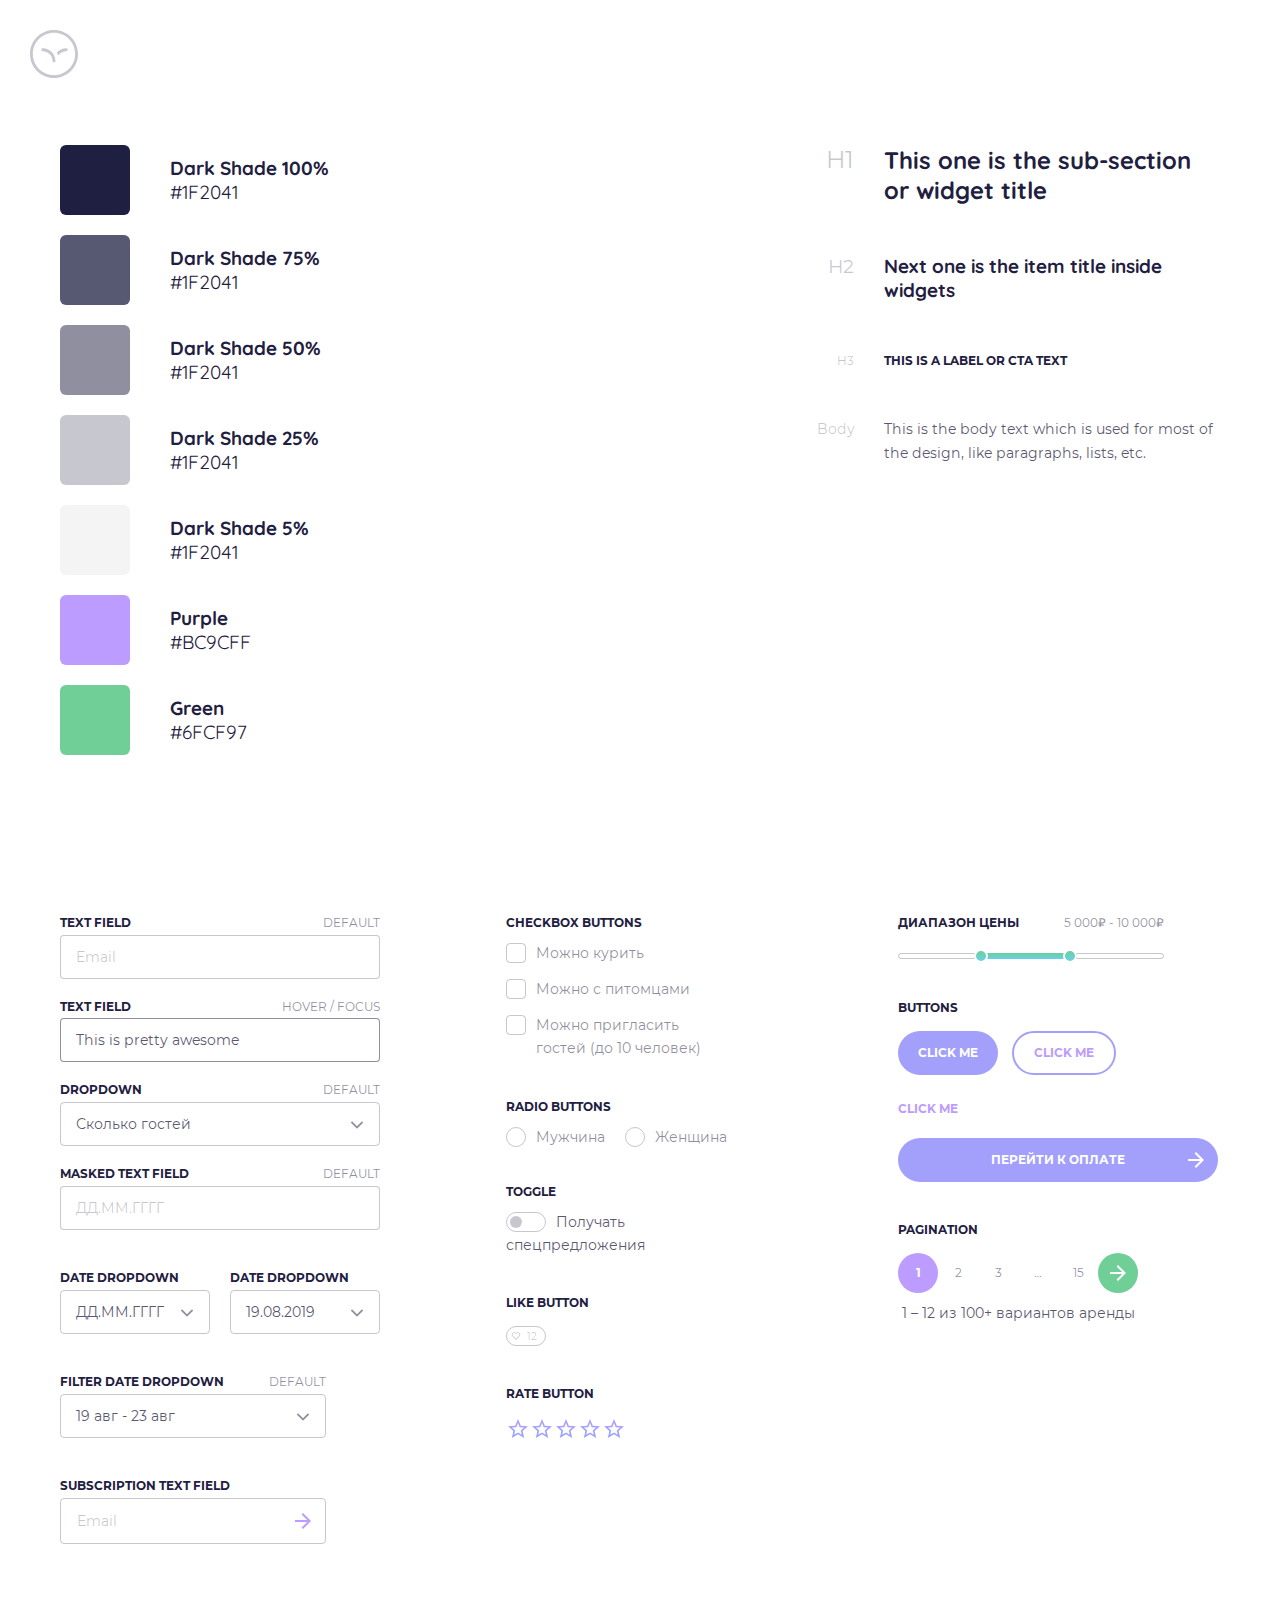
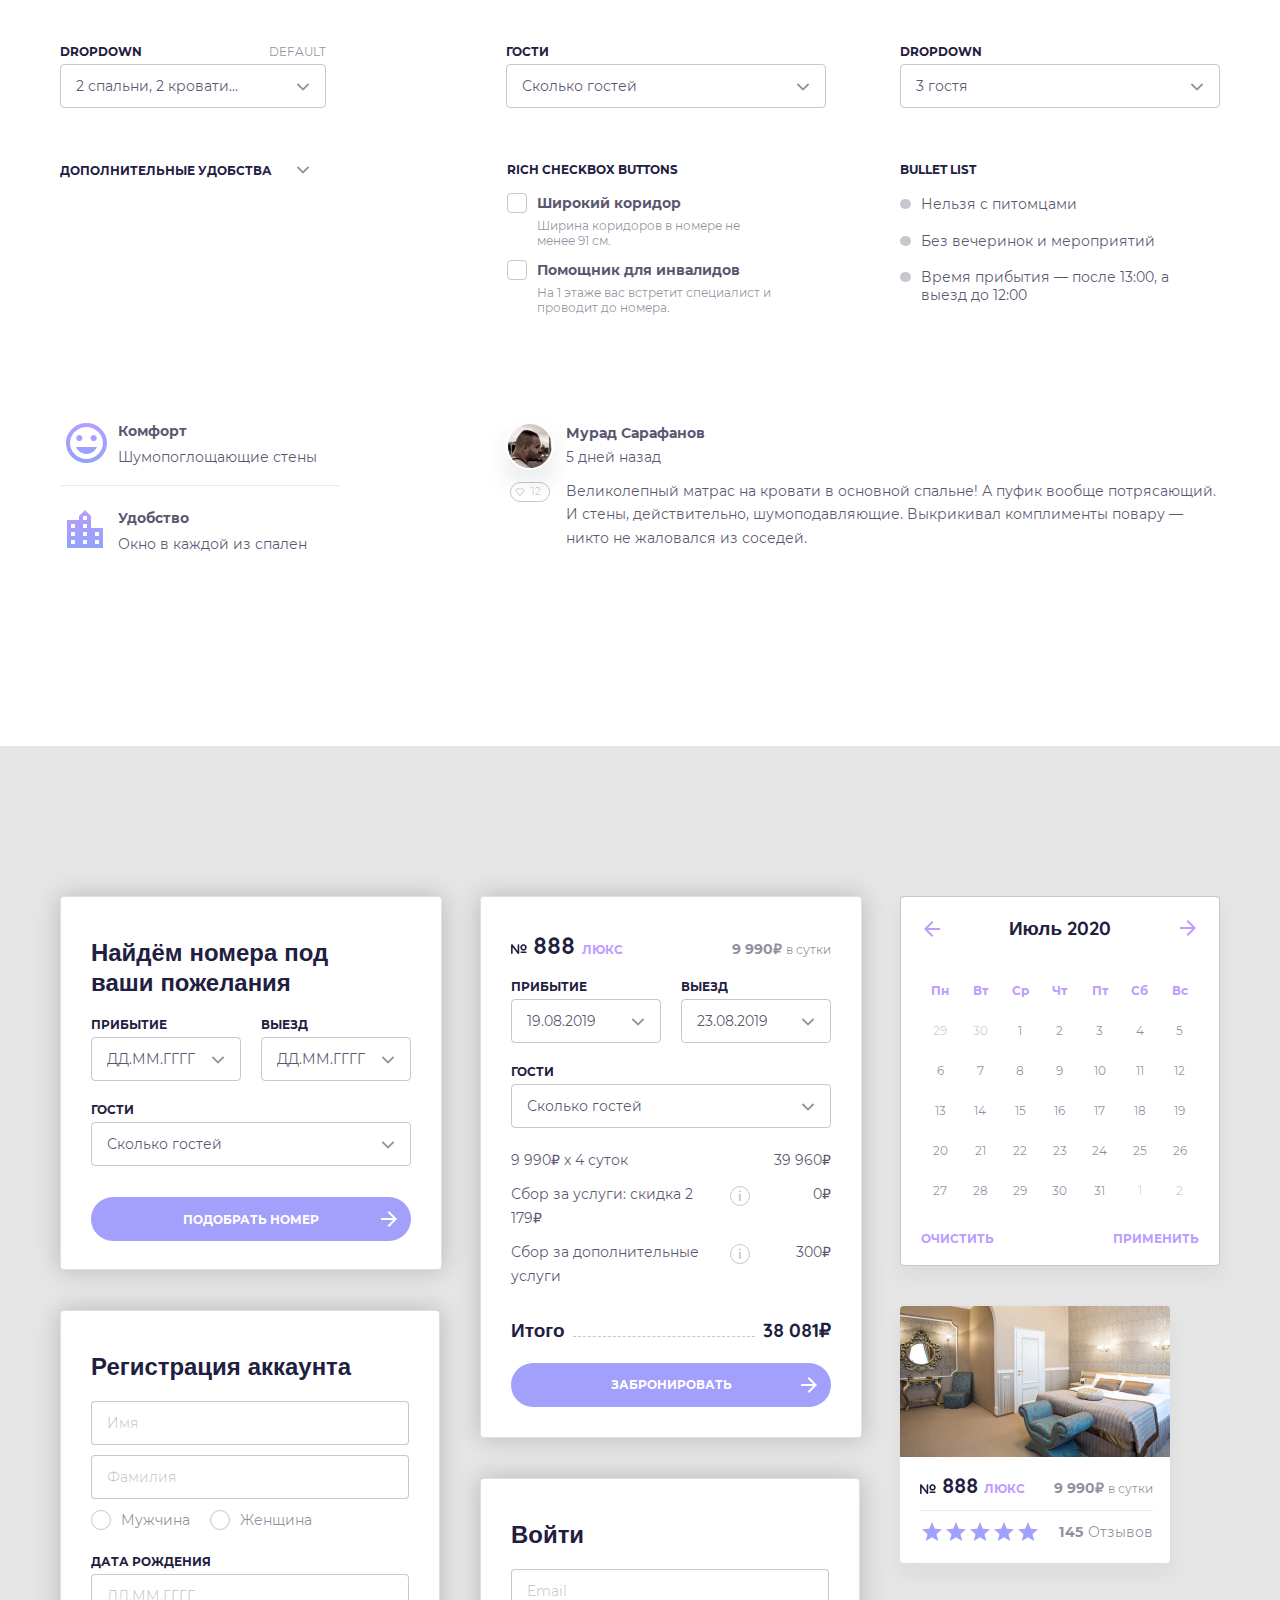
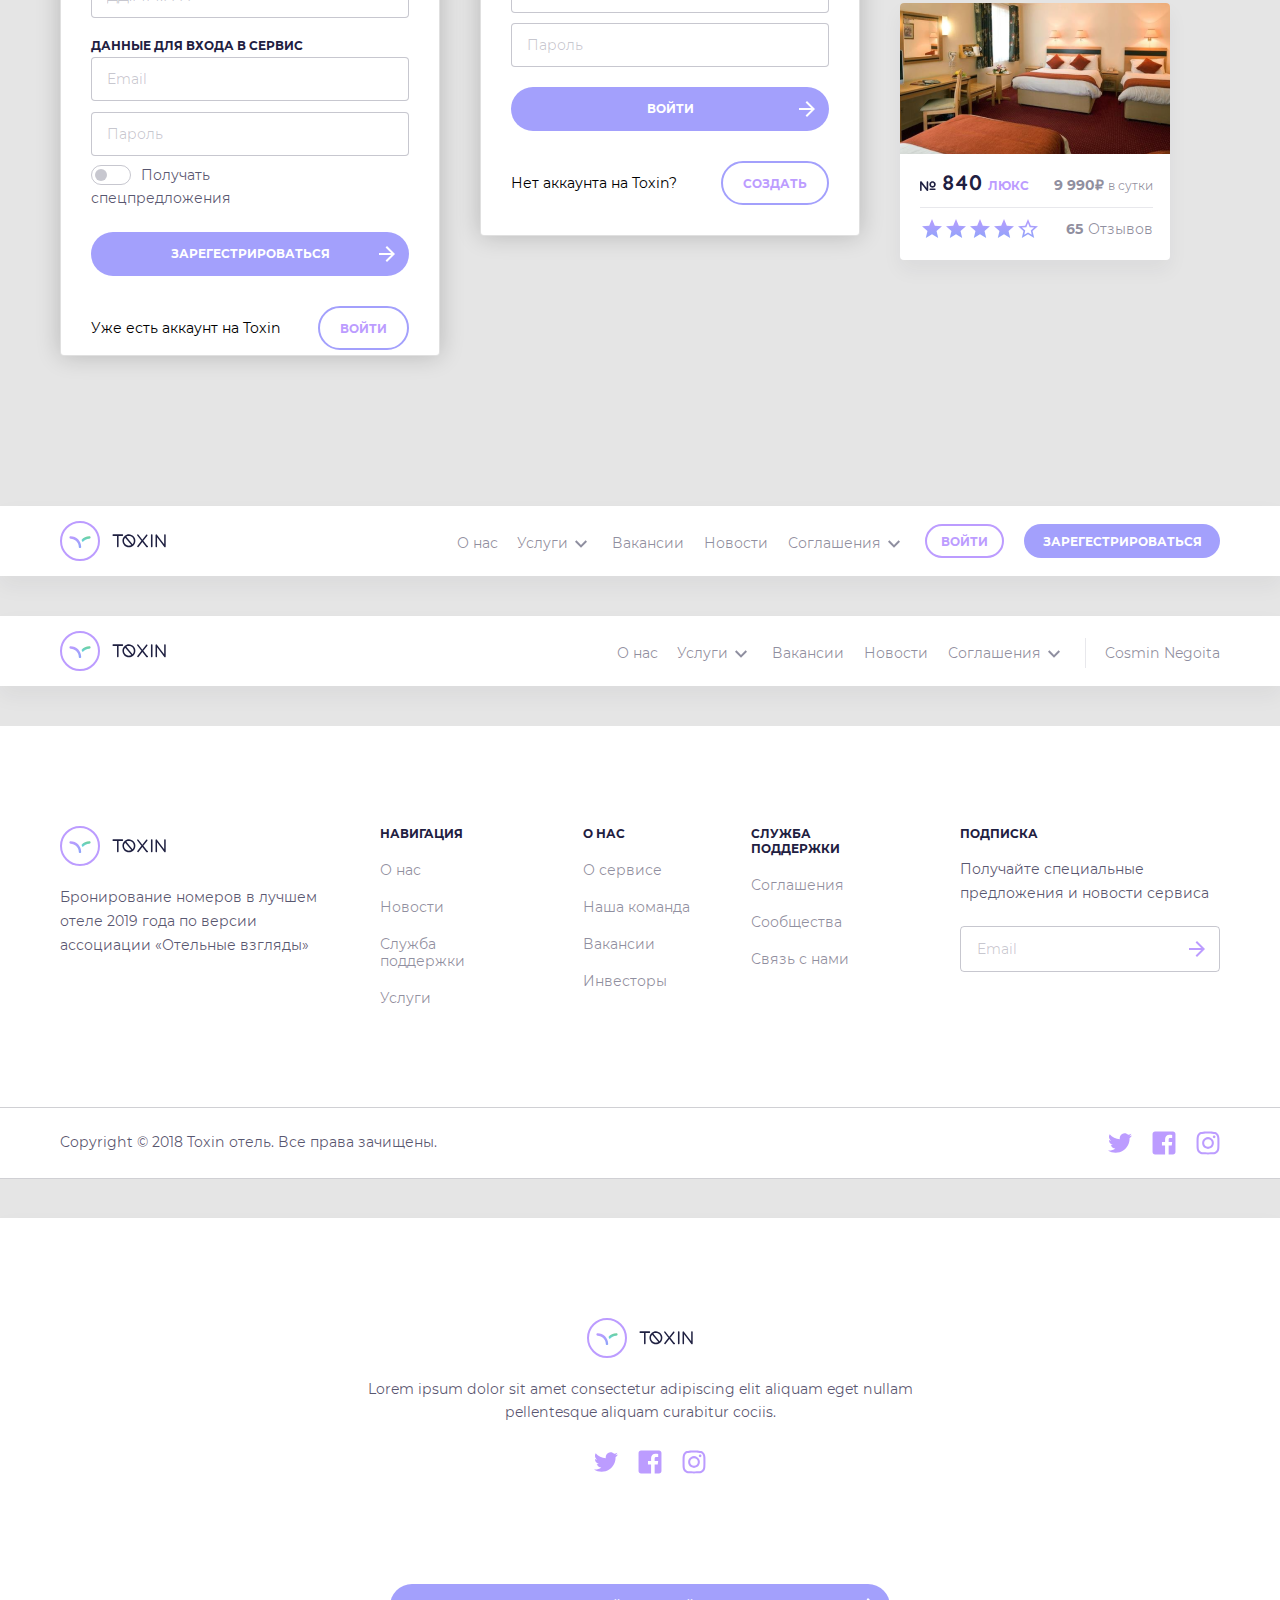
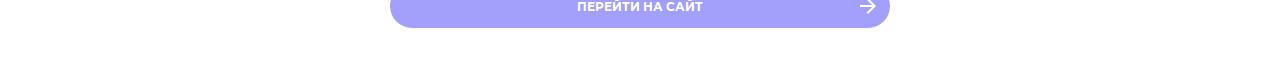
<file: index.html>
<!DOCTYPE html><head><meta charset="UTF-8"><meta name="viewport" content="width=device-width, initial-scale=1.0"><meta http-equiv="X-UA-Compatible" content="ie=edge"><title>Toxin</title><link href="assets/css/app.3f3a12272f1ecc39c67f.css" rel="stylesheet"></head><body><div class="logo"><div class="logo__inner"><svg class="logo__vector_1" width="48" height="48" viewbox="0 0 48 48" fill="none" xmlns="http://www.w3.org/2000/svg"><path d="M24 48C10.7647 48 0 37.2353 0 24C0 10.7647 10.7647 0 24 0C37.2353 0 48 10.7647 48 24C48 37.2353 37.2353 48 24 48ZM24 2.82353C12.3176 2.82353 2.82353 12.3176 2.82353 24C2.82353 35.6824 12.3176 45.1765 24 45.1765C35.6824 45.1765 45.1765 35.6824 45.1765 24C45.1765 12.3176 35.6824 2.82353 24 2.82353Z" fill="#1F2041" fill-opacity="0.25"></path></svg><svg class="logo__vector_2" width="15" height="15" viewbox="0 0 15 15" fill="none" xmlns="http://www.w3.org/2000/svg"><path d="M12.9989 14.4712C12.2224 14.4712 11.5871 13.8359 11.5871 13.0594C11.5871 7.6241 7.14003 3.17705 1.70473 3.17705C0.928263 3.17705 0.292969 2.54175 0.292969 1.76528C0.292969 0.98881 0.928263 0.353516 1.70473 0.353516C8.72826 0.353516 14.4106 6.03587 14.4106 13.0594C14.4106 13.8359 13.7753 14.4712 12.9989 14.4712Z" fill="#1F2041" fill-opacity="0.25"></path></svg><svg class="logo__vector_3" width="12" height="8" viewbox="0 0 12 8" fill="none" xmlns="http://www.w3.org/2000/svg"><path d="M11.7068 1.76528C11.7068 2.54175 11.0715 3.17704 10.295 3.17704C6.9421 3.17704 3.9421 4.87116 2.17739 7.44763C1.78915 6.4594 1.33033 5.54175 0.765625 4.69469C3.09504 2.01234 6.51857 0.353516 10.295 0.353516C11.0715 0.353516 11.7068 0.98881 11.7068 1.76528Z" fill="#1F2041" fill-opacity="0.25"></path></svg></div></div><div class="colors-and-types"><div class="container"><div class="colors-and-types__inner"><div class="colors"><div class="colors__rectangles"><div class="colors__rectangle colors__rectangle_1"></div><div class="colors__rectangle colors__rectangle_2"></div><div class="colors__rectangle colors__rectangle_3"></div><div class="colors__rectangle colors__rectangle_4"></div><div class="colors__rectangle colors__rectangle_5"></div><div class="colors__rectangle colors__rectangle_6"></div><div class="colors__rectangle colors__rectangle_7"></div></div><div class="colors__descriptions"><div class="colors__description"><span>Dark Shade 100%</span>   #1F2041</div><div class="colors__description"><span>Dark Shade 75%</span>   #1F2041</div><div class="colors__description"><span>Dark Shade 50%</span>   #1F2041</div><div class="colors__description"><span>Dark Shade 25%</span>   #1F2041</div><div class="colors__description"><span>Dark Shade 5%</span>   #1F2041</div><div class="colors__description"><span>Purple</span>   #BC9CFF</div><div class="colors__description"><span>Green</span>   #6FCF97</div></div></div><div class="types"><div class="types__terms clearfix"><div class="types__header types__header_1">H1</div><div class="types__float types__description types__description_1">This one is the sub-section or widget title</div></div><div class="types__terms clearfix"><div class="types__header types__header_2">H2</div><div class="types__float types__description types__description_2">Next one is the item title inside widgets</div></div><div class="types__terms clearfix"><div class="types__header types__header_3">H3</div><div class="types__float types__description types__description_3">This is a label or CTA text</div></div><div class="types__terms clearfix"><div class="types__header types__header_4">Body</div><div class="types__float types__description types__description_4">This is the body text which is used for most of the design, like
paragraphs, lists, etc.</div></div></div></div></div></div><div class="form-elements"><div class="container"><div class="form-elements__inner"><div class="text-fields"><div class="text-field"><div class="text-field__header"><label for="text-field-default">text field</label><span class="text-field__status">Default</span> </div><input class="text-field__input" type="email" name="email" id="text-field-default" placeholder="Email"></div><div class="text-field"><div class="text-field__header"><label for="text-field-hover">text field</label><span class="text-field__status">Hover / Focus</span> </div><input class="text-field__input text-field__input_hover" type="text" id="text-field-hover" placeholder="This is pretty awesome"></div><div class="text-field"> <div class="text-field__header">dropdown<span class="text-field__status">Default</span> </div><button class="text-field__input text-field__input_dropdown">Сколько гостей<div class="arrow"><img src="assets/img/down-arrow.svg" width="12" alt=""></div></button></div><div class="text-field"><div class="text-field__header"><label for="text-field-masked">masked text field</label><span class="text-field__status">Default</span> </div><input class="text-field__input" type="text" id="text-field-masked" placeholder="ДД.ММ.ГГГГ"></div><div class="text-field text-field_date-dropdown"> <div class="text-field__header">date dropdown</div><button class="text-field__input text-field__input_dropdown">ДД.ММ.ГГГГ<div class="arrow"><img src="assets/img/down-arrow.svg" width="12" alt=""></div></button></div><div class="text-field text-field_date-dropdown">  <div class="text-field__header">date dropdown</div><button class="text-field__input text-field__input_dropdown">19.08.2019<div class="arrow"><img src="assets/img/down-arrow.svg" width="12" alt=""></div></button></div><div class="text-field text-field_filter-date-dropdown"> <div class="text-field__header">filter date dropdown<span class="text-field__status">Default</span> </div><button class="text-field__input text-field__input_dropdown">19 авг - 23 авг<div class="arrow"><img src="assets/img/down-arrow.svg" width="12" alt=""></div></button></div><div class="text-field text-field_subscription"><div class="text-field__header"><label for="text-field-subscription">subscription text field</label></div><div class="text-field__special-offers"><input class="text-field__input text-field__input_subscription .text-field__special-offers" type="email" name="email" id="text-field-subscription" placeholder="Email"><button class="arrow"><img class="text-field__subscription-array" src="assets/img/next-gradient.svg" width="16" alt=""></button></div></div></div><div class="different-buttons"><div class="checkbox-buttons"><h2 class="checkbox-buttons__header">Checkbox Buttons</h2><ul class="checkbox-buttons__items"><li><input class="checkbox-buttons__input" id="smoke" type="checkbox"><label class="checkbox-buttons__item" for="smoke">Можно курить</label></li><li><input class="checkbox-buttons__input" id="pet" type="checkbox"><label class="checkbox-buttons__item" for="pet">Можно с питомцами</label></li><li><input class="checkbox-buttons__input" id="invite" type="checkbox"><label class="checkbox-buttons__item" for="invite">Можно пригласить гостей (до 10 человек)</label></li></ul></div><div class="radio-buttons"><h2 class="radio-buttons__header">Radio buttons</h2><ul class="radio-buttons__items"><li><input class="radio-buttons__input" id="male" type="radio" name="gender"><label class="radio-buttons__item" for="male">Мужчина</label></li><li><input class="radio-buttons__input" id="female" type="radio" name="gender"><label class="radio-buttons__item" for="female">Женщина </label></li></ul></div><div class="toggle"><h2 class="toggle__header">toggle</h2><input class="toggle__input" id="specials" type="checkbox" name="specials"><label class="toggle__item" for="specials">Получать спецпредложения</label></div><div class="like-button"><h2 class="like-button__header">like button</h2><input class="like-button__input" id="like" type="checkbox" name="like"><label class="like-button__item" for="like"> </label></div><div class="rate-button"><h2 class="rate-button__header">rate button</h2><div class="rate-button__items"><input class="rate-button__input" id="rating5" type="radio" name="rating" value="5"><label class="rate-button__item" for="rating5"></label><input class="rate-button__input" id="rating4" type="radio" name="rating" value="4"><label class="rate-button__item" for="rating4"></label><input class="rate-button__input" id="rating3" type="radio" name="rating" value="3"><label class="rate-button__item" for="rating3"></label><input class="rate-button__input" id="rating2" type="radio" name="rating" value="2"><label class="rate-button__item" for="rating2"></label><input class="rate-button__input" id="rating1" type="radio" name="rating" value="1"><label class="rate-button__item" for="rating1"></label></div></div></div><div class="sliders"><div class="range-slider"><div class="range-slider__header">диапазон цены<p> <span id = 'rangeSliderMin'>5 000</span>₽ - <span id = 'rangeSliderMax'>10 000</span>₽</p></div><div class="range-slider__price"><div class="range-slider__range"><div class="range-slider__min"></div><div class="range-slider__max"></div></div></div></div><div class="big-buttons"><div class="big-buttons__header">buttons</div><div class="big-buttons__register"><button class="big-buttons__sign-up">click me</button><button class="big-buttons__sign-up big-buttons__sign-up_sign-in">click me</button></div><div class="big-buttons__links"><a class="big-buttons__click-me" href="#">click me</a></div><button class="big-buttons__arrow-button">перейти к оплате<div class="big-buttons__arrow"></div></button></div><div class="pagination"><div class="pagination__header">pagination</div><div class="pagination__pages"><a class="pagination__page pagination__page_current" href="/node?page=1">1</a><a class="pagination__page" href="/node?page=1">2</a><a class="pagination__page" href="/node?page=1">3</a><span>&hellip;</span><a class="pagination__page" href="/node?page=1">15</a><a class="pagination__page pagination__page_next" href="/node?page=1"> </a></div><div class="pagination__total">1 – 12 из 100+ вариантов аренды</div></div></div><div class="active-dropdowns"><div class="facilities-dropdown"> <div class="text-field__header"><!-- From "text-fields.pug" -->dropdown<span class="text-field__status">Default</span> </div><div class="facilities-dropdown__menu-js"><button class="text-field__input text-field__input_dropdown facilities-dropdown__btn facilities-dropdown__input-js">2 спальни, 2 кровати...</button><ul class="facilities-dropdown__expand"><li class="facilities-dropdown__rooms"><span>Спальни </span><div class="facilities-dropdown__count"><button class="facilities-dropdown__plus-minus facilities-dropdown__minus-js">-</button><p class="facilities-dropdown__num-js">2</p><button class="facilities-dropdown__plus-minus facilities-dropdown__plus-js">+</button></div></li><li class="facilities-dropdown__rooms"><span>Кровати</span><div class="facilities-dropdown__count"><button class="facilities-dropdown__plus-minus facilities-dropdown__minus-js">-</button><p class="facilities-dropdown__num-js">2</p><button class="facilities-dropdown__plus-minus facilities-dropdown__plus-js">+</button></div></li><li class="facilities-dropdown__rooms"><span>Ванные комнаты</span><div class="facilities-dropdown__count"><button class="facilities-dropdown__plus-minus facilities-dropdown__plus-minus_disabled facilities-dropdown__minus-js">-</button><p class="facilities-dropdown__num-js">0</p><button class="facilities-dropdown__plus-minus facilities-dropdown__plus-js">+</button></div></li></ul></div></div><div class="guests-dropdown"><div class="text-field__header"><!-- From "text-fields.pug" -->гости</div><div class="facilities-dropdown__menu-js"><button class="text-field__input text-field__input_dropdown facilities-dropdown__btn guests-dropdown__input-js">Сколько гостей</button><ul class="facilities-dropdown__expand guests-dropdown__btn"><li class="facilities-dropdown__rooms"><span>Взрослые </span><div class="facilities-dropdown__count"><button class="facilities-dropdown__plus-minus facilities-dropdown__plus-minus_disabled guests-dropdown__minus-js">-</button><p class="guests-dropdown__num-js">0</p><button class="facilities-dropdown__plus-minus guests-dropdown__plus-js">+</button></div></li><li class="facilities-dropdown__rooms"><span>Дети</span><div class="facilities-dropdown__count"><button class="facilities-dropdown__plus-minus facilities-dropdown__plus-minus_disabled guests-dropdown__minus-js">-</button><p class="guests-dropdown__num-js">0</p><button class="facilities-dropdown__plus-minus guests-dropdown__plus-js">+</button></div></li><li class="facilities-dropdown__rooms"><span>Младенцы</span><div class="facilities-dropdown__count"><button class="facilities-dropdown__plus-minus facilities-dropdown__plus-minus_disabled guests-dropdown__minus-js">-</button><p class="guests-dropdown__num-js">0</p><button class="facilities-dropdown__plus-minus guests-dropdown__plus-js">+</button></div></li><div class="guests-dropdown__apply-cancel"> <button class="guests-dropdown__apply guests-dropdown__apply-js">Применить</button><button class="guests-dropdown__apply guests-dropdown__cancel-js" hidden="true">Очистить</button></div></ul></div></div><div class="guests-dropdown"> <div class="text-field__header"><!-- From "text-fields.pug" -->dropdown</div><div class="facilities-dropdown__menu-js"><button class="text-field__input text-field__input_dropdown facilities-dropdown__btn">3 гостя</button><ul class="facilities-dropdown__expand guests-dropdown__btn"><li class="facilities-dropdown__rooms"><span>Взрослые </span><div class="facilities-dropdown__count"><button class="facilities-dropdown__plus-minus">-</button>2<button class="facilities-dropdown__plus-minus">+</button></div></li><li class="facilities-dropdown__rooms"><span>Дети</span><div class="facilities-dropdown__count"><button class="facilities-dropdown__plus-minus">-</button>1<button class="facilities-dropdown__plus-minus">+</button></div></li><li class="facilities-dropdown__rooms"><span>Младенцы</span><div class="facilities-dropdown__count"><button class="facilities-dropdown__plus-minus facilities-dropdown__plus-minus_disabled">-</button>0<button class="facilities-dropdown__plus-minus">+</button></div></li><div class="guests-dropdown__apply-cancel"><button class="guests-dropdown__apply">Применить    </button><button class="guests-dropdown__apply">Очистить</button></div></ul></div></div></div><div class="checkbox-lists"> <div class="additionals-checkbox additionals-checkbox-js"><button class="text-field__input text-field__input_dropdown additionals-checkbox__btn">дополнительные удобства <!-- From "text-fields.pug" --><div class="arrow arrow_up"><img src="assets/img/down-arrow.svg" width="12" alt=""></div></button><ul class="checkbox-buttons__items additionals-checkbox__expand"> <!-- From "buttons.pug" --><li><input class="checkbox-buttons__input" id="additional1" type="checkbox"><label class="checkbox-buttons__item" for="additional1">Завтрак</label></li><li><input class="checkbox-buttons__input" id="additional2" type="checkbox"><label class="checkbox-buttons__item" for="additional2">Письменный стол</label></li><li><input class="checkbox-buttons__input" id="additional3" type="checkbox"><label class="checkbox-buttons__item" for="additional3">Стул для кормления</label></li><li><input class="checkbox-buttons__input" id="additional4" type="checkbox"><label class="checkbox-buttons__item" for="additional4">Кроватка</label></li><li><input class="checkbox-buttons__input" id="additional5" type="checkbox"><label class="checkbox-buttons__item" for="additional5">Телевизор</label></li><li><input class="checkbox-buttons__input" id="additional6" type="checkbox"><label class="checkbox-buttons__item" for="additional6">Шампунь</label></li></ul></div><div class="rich-checkbox"><div class="rich-checkbox__header">rich checkbox buttons</div><ul class="checkbox-buttons__items additionals-checkbox__expand additionals-checkbox__expand_rich"> <!-- From "buttons.pug" --><li><input class="checkbox-buttons__input" id="rich1" type="checkbox"><label class="checkbox-buttons__item rich-checkbox__item" for="rich1">Широкий коридор</label><div class="rich-checkbox__description">Ширина коридоров в номере не менее 91 см. </div></li><li><input class="checkbox-buttons__input" id="rich2" type="checkbox"><label class="checkbox-buttons__item rich-checkbox__item" for="rich2">Помощник для инвалидов</label><div class="rich-checkbox__description">На 1 этаже вас встретит специалист  и проводит до номера. </div></li></ul></div><div class="bullet-list"> <div class="rich-checkbox__header bullet-list__header">bullet list</div><ul><li class="bullet-list__item">Нельзя с питомцами</li><li class="bullet-list__item">Без вечеринок и мероприятий</li><li class="bullet-list__item">Время прибытия — после 13:00, 
а выезд до 12:00</li></ul></div></div><div class="room-information"><ul class="room-information__conviniences"><li class="room-information__item room-information__item_smile"> <h2>Комфорт</h2><p> Шумопоглощающие стены</p></li><li class="room-information__item"> <h2>Удобство</h2><p> Окно в каждой из спален</p></li></ul><div class="room-information__feedback"><div class="room-information__user"><div class="room-information__user-name">Мурад Сарафанов</div><p>5 дней назад</p></div><div class="room-information__comment">Великолепный матрас на кровати в основной спальне! А пуфик вообще потрясающий. И стены, действительно, шумоподавляющие. 
Выкрикивал комплименты повару — никто не жаловался из соседей.<div class="like-button room-information__like"><input class="like-button__input" id="comment-like" type="checkbox" name="like"><label class="like-button__item room-information__like-item" for="comment-like"> </label></div></div></div></div></div></div></div><div class="cards clearfix"><div class="container"><div class="cards__inner"><div class="cards__first-column"><div class="room-search-form"> <div class="room-search-form__inner"><h1 class="room-search-form__header">Найдём номера под ваши пожелания</h1><div class="room-search-form__arrival-wrapper"><div class="room-search-form__arrival"><div class="text-field__header"> <!-- From "text-fields.pug" -->прибытие</div><button class="text-field__input text-field__input_dropdown room-search-form__arrival-button">ДД.ММ.ГГГГ</button></div><div class="room-search-form__arrival"><div class="text-field__header">выезд</div><button class="text-field__input text-field__input_dropdown room-search-form__checkout-button">ДД.ММ.ГГГГ</button></div><div class="calendar drop-calendar" hidden><div class="calendar__inner">   <h1 class="calendar__month"><button class="calendar__next-month calendar__next-month_previous"></button><p class="calendar__header-month">Август 2019</p><button class="calendar__next-month calendar__next-month_next"></button></h1><div id="dropCalendar"></div><div class="calendar__apply"><button class="guests-dropdown__apply calendar__apply-js">Применить <!-- From active-dropdowns.pug --> </button><button class="guests-dropdown__apply calendar__clear-js">Очистить</button></div></div></div></div><div class="room-search-form__margin"><div class="text-field__header"><!-- From "text-fields.pug" -->гости</div><div class="facilities-dropdown__menu-js"><button class="text-field__input text-field__input_dropdown facilities-dropdown__btn guests-dropdown__input-js">Сколько гостей</button><ul class="facilities-dropdown__expand guests-dropdown__btn"><li class="facilities-dropdown__rooms"><span>Взрослые </span><div class="facilities-dropdown__count"><button class="facilities-dropdown__plus-minus facilities-dropdown__plus-minus_disabled guests-dropdown__minus-js">-</button><p class="guests-dropdown__num-js">0</p><button class="facilities-dropdown__plus-minus guests-dropdown__plus-js">+</button></div></li><li class="facilities-dropdown__rooms"><span>Дети</span><div class="facilities-dropdown__count"><button class="facilities-dropdown__plus-minus facilities-dropdown__plus-minus_disabled guests-dropdown__minus-js">-</button><p class="guests-dropdown__num-js">0</p><button class="facilities-dropdown__plus-minus guests-dropdown__plus-js">+</button></div></li><li class="facilities-dropdown__rooms"><span>Младенцы</span><div class="facilities-dropdown__count"><button class="facilities-dropdown__plus-minus facilities-dropdown__plus-minus_disabled guests-dropdown__minus-js">-</button><p class="guests-dropdown__num-js">0</p><button class="facilities-dropdown__plus-minus guests-dropdown__plus-js">+</button></div></li><div class="guests-dropdown__apply-cancel"> <button class="guests-dropdown__apply guests-dropdown__apply-js">Применить</button><button class="guests-dropdown__apply guests-dropdown__cancel-js" hidden="true">Очистить</button></div></ul></div></div><form action="search-room-page.html"><button class="big-buttons__arrow-button">подобрать номер <!-- From "sliders.pug" --><div class="big-buttons__arrow"></div></button></form></div></div><div class="register"><div class="register__inner"><h1 class="register__header">Регистрация аккаунта</h1><form method="post" name="register" id="registerForm"> <div class="text-field register__name-margin"><!-- From text-fields.pug --><input class="text-field__input" name="name" placeholder="Имя"></div><div class="register__surname-margin"><!-- From text-fields.pug --><input class="text-field__input" name="surname" placeholder="Фамилия"></div><div class="radio-buttons register__gender-margin"><ul class="radio-buttons__items"><li><input class="radio-buttons__input" id="male1" type="radio" name="gender1"><label class="radio-buttons__item" for="male1">Мужчина</label></li><li><input class="radio-buttons__input" id="female1" type="radio" name="gender1"><label class="radio-buttons__item" for="female1">Женщина</label></li></ul></div><div class="register__birthday-margin"><!-- From text-fields.pug --><div class="text-field__header"><label for="text-field-masked">дата рождения </label></div><input class="text-field__input" type="text" placeholder="ДД.ММ.ГГГГ" name="dateOfBirth"></div><div class="register__email-margin"><div class="text-field__header"><label for="text-field-default">данные для входа в сервис</label></div><input class="text-field__input" type="email" name="email1" placeholder="Email"></div><div class="register__password-margin"><input class="text-field__input" type="password" placeholder="Пароль" name="registerPassword"></div><div class="toggle register__toggle-margin">      <input class="toggle__input" id="specials1" type="checkbox" name="specials1"><label class="toggle__item" for="specials1">Получать спецпредложения</label></div><div class="register__button-wrapper"><input class="big-buttons__arrow-button register__button-margin" type="button" id="registerButton" value="зарегестрироваться"><div class="big-buttons__arrow"></div></div></form><div class="register-have-account"><p>Уже есть аккаунт на Toxin</p><form action="sign-in-page.html"><button class="big-buttons__sign-up big-buttons__sign-up_sign-in">войти</button></form></div></div></div></div><div class="cards__second-column"><div class="room-search-data"><div class="room-search-form__inner"><h1 class="room-search-data__header"> <div class="room-search-data__lux-number">888 <span>люкс</span></div><div class="room-search-data__lux-cost">9 990₽ <span>в сутки</span></div></h1><div class="room-search-form__arrival-wrapper"><div class="room-search-form__arrival"><div class="text-field__header"> <!-- From "text-fields.pug" -->прибытие</div><button class="text-field__input text-field__input_dropdown room-search-form__arrival-button">19.08.2019</button></div><div class="room-search-form__arrival"><div class="text-field__header">выезд</div><button class="text-field__input text-field__input_dropdown room-search-form__checkout-button">23.08.2019</button></div><div class="calendar drop-calendar" hidden><div class="calendar__inner">   <h1 class="calendar__month"><button class="calendar__next-month calendar__next-month_previous"></button><p class="calendar__header-month">Август 2019</p><button class="calendar__next-month calendar__next-month_next"></button></h1><div id="dropCalendar"></div><div class="calendar__apply"><button class="guests-dropdown__apply calendar__apply-js">Применить <!-- From active-dropdowns.pug --> </button><button class="guests-dropdown__apply calendar__clear-js">Очистить</button></div></div></div></div><div class="room-search-form__margin">   <div class="text-field__header"><!-- From "text-fields.pug" -->гости</div><div class="facilities-dropdown__menu-js"><button class="text-field__input text-field__input_dropdown facilities-dropdown__btn guests-dropdown__input-js">Сколько гостей</button><ul class="facilities-dropdown__expand guests-dropdown__btn"><li class="facilities-dropdown__rooms"><span>Взрослые </span><div class="facilities-dropdown__count"><button class="facilities-dropdown__plus-minus facilities-dropdown__plus-minus_disabled guests-dropdown__minus-js">-</button><p class="guests-dropdown__num-js">0</p><button class="facilities-dropdown__plus-minus guests-dropdown__plus-js">+</button></div></li><li class="facilities-dropdown__rooms"><span>Дети</span><div class="facilities-dropdown__count"><button class="facilities-dropdown__plus-minus facilities-dropdown__plus-minus_disabled guests-dropdown__minus-js">-</button><p class="guests-dropdown__num-js">0</p><button class="facilities-dropdown__plus-minus guests-dropdown__plus-js">+</button></div></li><li class="facilities-dropdown__rooms"><span>Младенцы</span><div class="facilities-dropdown__count"><button class="facilities-dropdown__plus-minus facilities-dropdown__plus-minus_disabled guests-dropdown__minus-js">-</button><p class="guests-dropdown__num-js">0</p><button class="facilities-dropdown__plus-minus guests-dropdown__plus-js">+</button></div></li><div class="guests-dropdown__apply-cancel"> <button class="guests-dropdown__apply guests-dropdown__apply-js">Применить</button><button class="guests-dropdown__apply guests-dropdown__cancel-js" hidden="true">Очистить</button></div></ul></div></div><ul class="room-search-data__cost"><li class="room-search-data__cost-count"> <div class="room-search-data__first-column room-search-data__countCostForTotalDays-js">9 990₽ х 4 суток</div><div class="room-search-data__second-column room-search-data__costForTotalDays-js">39 960₽</div></li><li class="room-search-data__cost-count"><div class="room-search-data__first-column room-search-data__info-icon">Сбор за услуги: скидка 2 179₽</div><div class="room-search-data__second-column">0₽</div></li><li class="room-search-data__cost-count">	<div class="room-search-data__first-column room-search-data__info-icon">Сбор за дополнительные услуги</div><div class="room-search-data__second-column">300₽</div></li></ul><div class="room-search-data__total-cost"><p>Итого</p><div class="room-search-data__dash-wrapper"><div class="room-search-data__dash"></div></div><p class="room-search-data__countedTotalCost-js">38 081₽</p></div><button class="big-buttons__arrow-button">забронировать <!-- From "sliders.pug" --><div class="big-buttons__arrow"></div></button></div></div><div class="log-in"><div class="log-in__inner"><div class="log-in__header">Войти</div><form method="post" name="logIn" id="logInForm"><div class="log-in__email-margin"><input class="text-field__input" type="email" name="email2" placeholder="Email"></div><div class="log-in__password-margin"><input class="text-field__input" type="password" placeholder="Пароль" name="logInPassword"></div><div class="register__button-wrapper"><input class="big-buttons__arrow-button register__button-margin" type="button" value="войти" id="logInButton"><div class="big-buttons__arrow"></div></div></form><div class="register-have-account"><p>Нет аккаунта на Toxin?</p><form action="register-page.html"><button class="big-buttons__sign-up big-buttons__sign-up_sign-in">создать</button></form></div></div></div></div><div class="cards__third-column"><div class="calendar"><div class="calendar__inner">   <h1 class="calendar__month"><button class="calendar__next-month calendar__next-month_previous"></button><p class="calendar__header-month">Июль 2020</p><button class="calendar__next-month calendar__next-month_next"></button></h1><div id="calendar"><table class="calendar__week-days"><tbody><tr><th>Пн</th><th>Вт</th><th>Ср</th><th>Чт</th><th>Пт</th><th>Сб</th><th>Вс</th></tr><tr><td class="calendar__disabled">29</td><td class="calendar__disabled">30</td><td>1</td><td>2</td><td>3</td><td>4</td><td>5</td></tr><tr><td>6</td><td>7</td><td>8</td><td>9</td><td>10</td><td>11</td><td>12</td></tr><tr><td>13</td><td>14</td><td>15</td><td>16</td><td>17</td><td>18</td><td>19</td></tr><tr><td>20</td><td>21</td><td>22</td><td>23</td><td>24</td><td>25</td><td>26</td></tr><tr><td>27</td><td>28</td><td>29</td><td>30</td><td>31</td><td class="calendar__disabled">1</td><td class="calendar__disabled">2</td></tr></tbody></table></div><div class="calendar__apply"><button class="guests-dropdown__apply">Применить <!-- From active-dropdowns.pug --> </button><button class="guests-dropdown__apply">Очистить</button></div></div></div><div class="matched-room matched-room__margin"><div class="matched-room888__photo matched-room__hover"><div class="matched-room__previous"><button class="matched-room__arrow"></button></div><div class="matched-room__previous matched-room__previous_next"><button class="matched-room__arrow"></button></div></div><div class="matched-room__description"> <div class="matched-room__inner"><div class="matched-room__cost-wrapper"><div class="room-search-data__lux-number matched-room__font">888 <span>люкс</span></div><div class="room-search-data__lux-cost">9 990₽ <span>в сутки</span></div></div><div class="matched-room__line"></div><div class="matched-room__rate-wrapper"><div class="rate-button"><div class="rate-button__items"><input class="rate-button__input" id="rating51" type="radio" checked disabled="disabled" name="rating1" value="5"><label class="rate-button__item" for="rating51"></label><input class="rate-button__input" id="rating41" type="radio" disabled="disabled" name="rating1" value="4"><label class="rate-button__item" for="rating41"></label><input class="rate-button__input" id="rating31" type="radio" disabled="disabled" name="rating1" value="3"><label class="rate-button__item" for="rating31"></label><input class="rate-button__input" id="rating21" type="radio" disabled="disabled" name="rating1" value="2"><label class="rate-button__item" for="rating21"></label><input class="rate-button__input" id="rating11" type="radio" disabled="disabled" name="rating1" value="1"><label class="rate-button__item" for="rating11"></label></div></div><div class="matched-room__feedbacks"> 145 <span>Отзывов</span></div></div></div></div></div><div class="matched-room matched-room__margin"><div class="matched-room840__photo matched-room__hover"><div class="matched-room__previous"><button class="matched-room__arrow"></button></div><div class="matched-room__previous matched-room__previous_next"><button class="matched-room__arrow"></button></div></div><div class="matched-room__description"> <div class="matched-room__inner"><div class="matched-room__cost-wrapper"><div class="room-search-data__lux-number matched-room__font">840 <span>люкс</span></div><div class="room-search-data__lux-cost">9 990₽ <span>в сутки</span></div></div><div class="matched-room__line"></div><div class="matched-room__rate-wrapper"><div class="rate-button"><div class="rate-button__items"><input class="rate-button__input" id="rating52" type="radio" disabled="disabled" name="rating2" value="5"><label class="rate-button__item" for="rating52"></label><input class="rate-button__input" id="rating42" type="radio" checked disabled="disabled" name="rating2" value="4"><label class="rate-button__item" for="rating42"></label><input class="rate-button__input" id="rating32" type="radio" disabled="disabled" name="rating2" value="3"><label class="rate-button__item" for="rating32"></label><input class="rate-button__input" id="rating22" type="radio" disabled="disabled" name="rating2" value="2"><label class="rate-button__item" for="rating22"></label><input class="rate-button__input" id="rating12" type="radio" disabled="disabled" name="rating2" value="1"><label class="rate-button__item" for="rating12"></label></div></div><div class="matched-room__feedbacks"> 65 <span>Отзывов</span></div></div></div></div></div></div></div></div></div><div class="page-headers-footers"><div class="page-headers-footers__inner"><div class="header1"><div class="container"><div class="header1__inner"><div class="header1__logo" onclick="window.location='landing-page.html'"><div class="header1__image"><div class="header1__vector1"></div><div class="header1__vector2"></div></div><div class="header1__toxin"></div></div><ul class="header1__menu"><li> <a href="#">О нас</a></li><li class="header1__down-arrow"> <a href="#">Услуги</a></li><li><a href="#">Вакансии</a></li><li> <a href="#">Новости</a></li><li class="header1__down-arrow"> <a href="#">Соглашения</a></li><li> <form action="sign-in-page.html"> <button class="header1__log-in">войти</button></form></li><li><form action="register-page.html"><button class="header1__register">зарегестрироваться</button></form></li></ul></div></div></div><div class="header2"><div class="container"><div class="header1__inner"><div class="header1__logo"><div class="header1__image"><div class="header1__vector1"></div><div class="header1__vector2"></div></div><div class="header1__toxin"></div></div><ul class="header1__menu"><li> <a href="#">О нас</a></li><li class="header1__down-arrow"> <a href="#">Услуги</a></li><li><a href="#">Вакансии</a></li><li> <a href="#">Новости</a></li><li class="header1__down-arrow"> <a href="#">Соглашения</a></li><li><div class="header2__line"></div></li><li class="header2__user"> Cosmin Negoita</li></ul></div></div></div><div class="footer-info"><div class="container"><div class="footer-info__inner"><div class="footer-info__about"><div class="header1__logo footer-info__logo-margin"><div class="header1__image"><div class="header1__vector1"></div><div class="header1__vector2"></div></div><div class="header1__toxin"></div></div><p>Бронирование номеров в лучшем отеле 2019 года по версии ассоциации «Отельные взгляды»</p></div><ul class="footer-info__list">Навигация<li><a href="#">О нас</a></li><li> <a href="#">Новости</a></li><li> <a href="#">Служба поддержки</a></li><li> <a href="#">Услуги</a></li></ul><ul class="footer-info__list footer-info__about-us-width">O нас<li><a href="#">О сервисе</a></li><li> <a href="#">Наша команда</a></li><li> <a href="#">Вакансии</a></li><li> <a href="#">Инвесторы</a></li></ul><ul class="footer-info__list footer-info__service-width">Служба поддержки<li><a href="#">Соглашения</a></li><li> <a href="#">Сообщества</a></li><li> <a href="#">Связь с нами</a></li></ul><ul class="footer-info__list footer-info__subscribtion-width">Подписка<li>Получайте специальные предложения и новости сервиса</li><li> <div class="text-field__special-offers"><input class="text-field__input text-field__input_subscription" type="email" name="email2" id="text-field-subscription1" placeholder="Email"><button class="arrow"><img class="text-field__subscription-array" src="assets/img/next-gradient.svg" width="16" alt=""></button></div></li></ul></div></div></div><div class="footer-copyright__margin"> <div class="footer-copyright"> <div class="container"><div class="footer-copyright__inner"><div class="footer-copyright__rights">Copyright © 2018 Toxin отель. Все права зачищены.</div><div class="footer-copyright__social"><svg display="none"> <symbol id="twitter" viewBox="0 0 24 20" width="24px" height="24px"><path d="M21.5156 5.125C21.5469 5.25 21.5625 5.45312 21.5625 5.73438C21.5625 7.98438 21.0156 10.1562 19.9219 12.25C18.7969 14.4688 17.2188 16.2344 15.1875 17.5469C12.9688 19.0156 10.4219 19.75 7.54688 19.75C4.79688 19.75 2.28125 19.0156 0 17.5469C0.34375 17.5781 0.734375 17.5938 1.17188 17.5938C3.45312 17.5938 5.5 16.8906 7.3125 15.4844C6.21875 15.4844 5.25 15.1719 4.40625 14.5469C3.59375 13.8906 3.03125 13.0781 2.71875 12.1094C3.03125 12.1406 3.32812 12.1562 3.60938 12.1562C4.04688 12.1562 4.48438 12.1094 4.92188 12.0156C3.79688 11.7656 2.85938 11.1875 2.10938 10.2812C1.35938 9.375 0.984375 8.34375 0.984375 7.1875V7.09375C1.67188 7.5 2.40625 7.71875 3.1875 7.75C2.53125 7.28125 2 6.6875 1.59375 5.96875C1.1875 5.25 0.984375 4.46875 0.984375 3.625C0.984375 2.75 1.21875 1.92188 1.6875 1.14062C2.90625 2.67188 4.39062 3.89063 6.14062 4.79688C7.92188 5.70312 9.8125 6.20312 11.8125 6.29688C11.75 5.92188 11.7188 5.54688 11.7188 5.17188C11.7188 4.29687 11.9375 3.48438 12.375 2.73438C12.8125 1.95312 13.4062 1.34375 14.1562 0.90625C14.9062 0.46875 15.7188 0.25 16.5938 0.25C17.3125 0.25 17.9688 0.390625 18.5625 0.671875C19.1875 0.953125 19.7344 1.32812 20.2031 1.79688C21.3281 1.57812 22.375 1.1875 23.3438 0.625C22.9688 1.78125 22.25 2.6875 21.1875 3.34375C22.125 3.21875 23.0625 2.95313 24 2.54688C23.3125 3.54687 22.4844 4.40625 21.5156 5.125Z"> </path></symbol><symbol id="facebook" viewBox="0 0 22 22" width="24px" height="24px"><path d="M21.5 2.75V19.25C21.5 19.875 21.2812 20.4062 20.8438 20.8438C20.4062 21.2812 19.875 21.5 19.25 21.5H15.2656V13.2031H18.0781L18.5 10.0156H15.2656V8C15.2656 7.5 15.3594 7.125 15.5469 6.875C15.7969 6.59375 16.2188 6.45312 16.8125 6.45312H18.5V3.64062C17.8438 3.54688 17.0312 3.5 16.0625 3.5C14.8125 3.5 13.8125 3.875 13.0625 4.625C12.3438 5.34375 11.9844 6.35938 11.9844 7.67188V10.0156H9.125V13.2031H11.9844V21.5H2.75C2.125 21.5 1.59375 21.2812 1.15625 20.8438C0.71875 20.4062 0.5 19.875 0.5 19.25V2.75C0.5 2.125 0.71875 1.59375 1.15625 1.15625C1.59375 0.71875 2.125 0.5 2.75 0.5H19.25C19.875 0.5 20.4062 0.71875 20.8438 1.15625C21.2812 1.59375 21.5 2.125 21.5 2.75Z"></path></symbol><symbol id="instagram" viewBox="0 0 22 22" width="24px" height="24px"><path d="M11 5.60938C10.0312 5.60938 9.125 5.85937 8.28125 6.35938C7.46875 6.82812 6.8125 7.48438 6.3125 8.32812C5.84375 9.14062 5.60938 10.0312 5.60938 11C5.60938 11.9688 5.84375 12.875 6.3125 13.7188C6.8125 14.5312 7.46875 15.1875 8.28125 15.6875C9.125 16.1562 10.0312 16.3906 11 16.3906C11.9688 16.3906 12.8594 16.1562 13.6719 15.6875C14.5156 15.1875 15.1719 14.5312 15.6406 13.7188C16.1406 12.875 16.3906 11.9688 16.3906 11C16.3906 10.0312 16.1406 9.14062 15.6406 8.32812C15.1719 7.48438 14.5156 6.82812 13.6719 6.35938C12.8594 5.85937 11.9688 5.60938 11 5.60938ZM11 14.5156C10.0312 14.5156 9.20312 14.1719 8.51562 13.4844C7.82812 12.7969 7.48438 11.9688 7.48438 11C7.48438 10.0312 7.82812 9.20312 8.51562 8.51562C9.20312 7.82812 10.0312 7.48438 11 7.48438C11.9688 7.48438 12.7969 7.82812 13.4844 8.51562C14.1719 9.20312 14.5156 10.0312 14.5156 11C14.5156 11.9688 14.1719 12.7969 13.4844 13.4844C12.7969 14.1719 11.9688 14.5156 11 14.5156ZM17.8906 5.375C17.8594 5.71875 17.7188 6.01563 17.4688 6.26562C17.25 6.51562 16.9688 6.64062 16.625 6.64062C16.2812 6.64062 15.9844 6.51562 15.7344 6.26562C15.4844 6.01563 15.3594 5.71875 15.3594 5.375C15.3594 5.03125 15.4844 4.73437 15.7344 4.48438C15.9844 4.23438 16.2812 4.10938 16.625 4.10938C16.9688 4.10938 17.2656 4.23438 17.5156 4.48438C17.7656 4.73437 17.8906 5.03125 17.8906 5.375ZM21.4531 6.64062C21.3906 5.73438 21.25 4.95312 21.0312 4.29688C20.75 3.51562 20.3125 2.84375 19.7188 2.28125C19.1562 1.6875 18.4844 1.25 17.7031 0.96875C17.0469 0.75 16.2656 0.625 15.3594 0.59375C14.4844 0.53125 13.0312 0.5 11 0.5C8.96875 0.5 7.5 0.53125 6.59375 0.59375C5.71875 0.625 4.95312 0.75 4.29688 0.96875C3.51562 1.25 2.82812 1.6875 2.23438 2.28125C1.67188 2.84375 1.25 3.51562 0.96875 4.29688C0.75 4.95312 0.609375 5.73438 0.546875 6.64062C0.515625 7.51562 0.5 8.96875 0.5 11C0.5 13.0312 0.515625 14.5 0.546875 15.4062C0.609375 16.2812 0.75 17.0469 0.96875 17.7031C1.25 18.4844 1.67188 19.1719 2.23438 19.7656C2.82812 20.3281 3.51562 20.7344 4.29688 20.9844C4.95312 21.2344 5.71875 21.375 6.59375 21.4062C7.5 21.4688 8.96875 21.5 11 21.5C13.0312 21.5 14.4844 21.4688 15.3594 21.4062C16.2656 21.375 17.0469 21.25 17.7031 21.0312C18.4844 20.75 19.1562 20.3281 19.7188 19.7656C20.3125 19.1719 20.75 18.4844 21.0312 17.7031C21.25 17.0469 21.375 16.2812 21.4062 15.4062C21.4688 14.5 21.5 13.0312 21.5 11C21.5 8.96875 21.4844 7.51562 21.4531 6.64062ZM19.2031 17.1875C18.8281 18.125 18.1562 18.7969 17.1875 19.2031C16.6875 19.3906 15.8438 19.5156 14.6562 19.5781C14 19.6094 13.0312 19.625 11.75 19.625H10.25C9 19.625 8.03125 19.6094 7.34375 19.5781C6.1875 19.5156 5.34375 19.3906 4.8125 19.2031C3.875 18.8281 3.20312 18.1562 2.79688 17.1875C2.60938 16.6562 2.48438 15.8125 2.42188 14.6562C2.39062 13.9688 2.375 13 2.375 11.75V10.25C2.375 9 2.39062 8.03125 2.42188 7.34375C2.48438 6.15625 2.60938 5.3125 2.79688 4.8125C3.17188 3.84375 3.84375 3.17188 4.8125 2.79688C5.34375 2.60938 6.1875 2.48437 7.34375 2.42188C8.03125 2.39062 9 2.375 10.25 2.375H11.75C13 2.375 13.9688 2.39062 14.6562 2.42188C15.8438 2.48437 16.6875 2.60938 17.1875 2.79688C18.1562 3.17188 18.8281 3.84375 19.2031 4.8125C19.3906 5.3125 19.5156 6.15625 19.5781 7.34375C19.6094 8 19.625 8.96875 19.625 10.25V11.75C19.625 13 19.6094 13.9688 19.5781 14.6562C19.5156 15.8125 19.3906 16.6562 19.2031 17.1875Z"></path></symbol></svg><svg class="footer-copyright__icon"><a href="#"><use xlink:href="#twitter"></use></a></svg><svg class="footer-copyright__icon"><a href="#"><use xlink:href="#facebook"></use></a></svg><svg class="footer-copyright__icon"><a href="#"><use xlink:href="#instagram"></use></a></svg></div></div></div></div></div><div class="footer"><div class="container"><div class="footer__inner"> <div class="header1__logo footer__logo-margin"><div class="header1__image"><div class="header1__vector1"></div><div class="header1__vector2"></div></div><div class="header1__toxin"></div></div><div class="footer__text">Lorem ipsum dolor sit amet consectetur adipiscing elit aliquam eget nullam pellentesque aliquam curabitur cociis.</div><div class="footer-copyright__social"><svg display="none"> <symbol id="twitter" viewBox="0 0 24 20" width="24px" height="24px"><path d="M21.5156 5.125C21.5469 5.25 21.5625 5.45312 21.5625 5.73438C21.5625 7.98438 21.0156 10.1562 19.9219 12.25C18.7969 14.4688 17.2188 16.2344 15.1875 17.5469C12.9688 19.0156 10.4219 19.75 7.54688 19.75C4.79688 19.75 2.28125 19.0156 0 17.5469C0.34375 17.5781 0.734375 17.5938 1.17188 17.5938C3.45312 17.5938 5.5 16.8906 7.3125 15.4844C6.21875 15.4844 5.25 15.1719 4.40625 14.5469C3.59375 13.8906 3.03125 13.0781 2.71875 12.1094C3.03125 12.1406 3.32812 12.1562 3.60938 12.1562C4.04688 12.1562 4.48438 12.1094 4.92188 12.0156C3.79688 11.7656 2.85938 11.1875 2.10938 10.2812C1.35938 9.375 0.984375 8.34375 0.984375 7.1875V7.09375C1.67188 7.5 2.40625 7.71875 3.1875 7.75C2.53125 7.28125 2 6.6875 1.59375 5.96875C1.1875 5.25 0.984375 4.46875 0.984375 3.625C0.984375 2.75 1.21875 1.92188 1.6875 1.14062C2.90625 2.67188 4.39062 3.89063 6.14062 4.79688C7.92188 5.70312 9.8125 6.20312 11.8125 6.29688C11.75 5.92188 11.7188 5.54688 11.7188 5.17188C11.7188 4.29687 11.9375 3.48438 12.375 2.73438C12.8125 1.95312 13.4062 1.34375 14.1562 0.90625C14.9062 0.46875 15.7188 0.25 16.5938 0.25C17.3125 0.25 17.9688 0.390625 18.5625 0.671875C19.1875 0.953125 19.7344 1.32812 20.2031 1.79688C21.3281 1.57812 22.375 1.1875 23.3438 0.625C22.9688 1.78125 22.25 2.6875 21.1875 3.34375C22.125 3.21875 23.0625 2.95313 24 2.54688C23.3125 3.54687 22.4844 4.40625 21.5156 5.125Z"> </path></symbol><symbol id="facebook" viewBox="0 0 22 22" width="24px" height="24px"><path d="M21.5 2.75V19.25C21.5 19.875 21.2812 20.4062 20.8438 20.8438C20.4062 21.2812 19.875 21.5 19.25 21.5H15.2656V13.2031H18.0781L18.5 10.0156H15.2656V8C15.2656 7.5 15.3594 7.125 15.5469 6.875C15.7969 6.59375 16.2188 6.45312 16.8125 6.45312H18.5V3.64062C17.8438 3.54688 17.0312 3.5 16.0625 3.5C14.8125 3.5 13.8125 3.875 13.0625 4.625C12.3438 5.34375 11.9844 6.35938 11.9844 7.67188V10.0156H9.125V13.2031H11.9844V21.5H2.75C2.125 21.5 1.59375 21.2812 1.15625 20.8438C0.71875 20.4062 0.5 19.875 0.5 19.25V2.75C0.5 2.125 0.71875 1.59375 1.15625 1.15625C1.59375 0.71875 2.125 0.5 2.75 0.5H19.25C19.875 0.5 20.4062 0.71875 20.8438 1.15625C21.2812 1.59375 21.5 2.125 21.5 2.75Z"></path></symbol><symbol id="instagram" viewBox="0 0 22 22" width="24px" height="24px"><path d="M11 5.60938C10.0312 5.60938 9.125 5.85937 8.28125 6.35938C7.46875 6.82812 6.8125 7.48438 6.3125 8.32812C5.84375 9.14062 5.60938 10.0312 5.60938 11C5.60938 11.9688 5.84375 12.875 6.3125 13.7188C6.8125 14.5312 7.46875 15.1875 8.28125 15.6875C9.125 16.1562 10.0312 16.3906 11 16.3906C11.9688 16.3906 12.8594 16.1562 13.6719 15.6875C14.5156 15.1875 15.1719 14.5312 15.6406 13.7188C16.1406 12.875 16.3906 11.9688 16.3906 11C16.3906 10.0312 16.1406 9.14062 15.6406 8.32812C15.1719 7.48438 14.5156 6.82812 13.6719 6.35938C12.8594 5.85937 11.9688 5.60938 11 5.60938ZM11 14.5156C10.0312 14.5156 9.20312 14.1719 8.51562 13.4844C7.82812 12.7969 7.48438 11.9688 7.48438 11C7.48438 10.0312 7.82812 9.20312 8.51562 8.51562C9.20312 7.82812 10.0312 7.48438 11 7.48438C11.9688 7.48438 12.7969 7.82812 13.4844 8.51562C14.1719 9.20312 14.5156 10.0312 14.5156 11C14.5156 11.9688 14.1719 12.7969 13.4844 13.4844C12.7969 14.1719 11.9688 14.5156 11 14.5156ZM17.8906 5.375C17.8594 5.71875 17.7188 6.01563 17.4688 6.26562C17.25 6.51562 16.9688 6.64062 16.625 6.64062C16.2812 6.64062 15.9844 6.51562 15.7344 6.26562C15.4844 6.01563 15.3594 5.71875 15.3594 5.375C15.3594 5.03125 15.4844 4.73437 15.7344 4.48438C15.9844 4.23438 16.2812 4.10938 16.625 4.10938C16.9688 4.10938 17.2656 4.23438 17.5156 4.48438C17.7656 4.73437 17.8906 5.03125 17.8906 5.375ZM21.4531 6.64062C21.3906 5.73438 21.25 4.95312 21.0312 4.29688C20.75 3.51562 20.3125 2.84375 19.7188 2.28125C19.1562 1.6875 18.4844 1.25 17.7031 0.96875C17.0469 0.75 16.2656 0.625 15.3594 0.59375C14.4844 0.53125 13.0312 0.5 11 0.5C8.96875 0.5 7.5 0.53125 6.59375 0.59375C5.71875 0.625 4.95312 0.75 4.29688 0.96875C3.51562 1.25 2.82812 1.6875 2.23438 2.28125C1.67188 2.84375 1.25 3.51562 0.96875 4.29688C0.75 4.95312 0.609375 5.73438 0.546875 6.64062C0.515625 7.51562 0.5 8.96875 0.5 11C0.5 13.0312 0.515625 14.5 0.546875 15.4062C0.609375 16.2812 0.75 17.0469 0.96875 17.7031C1.25 18.4844 1.67188 19.1719 2.23438 19.7656C2.82812 20.3281 3.51562 20.7344 4.29688 20.9844C4.95312 21.2344 5.71875 21.375 6.59375 21.4062C7.5 21.4688 8.96875 21.5 11 21.5C13.0312 21.5 14.4844 21.4688 15.3594 21.4062C16.2656 21.375 17.0469 21.25 17.7031 21.0312C18.4844 20.75 19.1562 20.3281 19.7188 19.7656C20.3125 19.1719 20.75 18.4844 21.0312 17.7031C21.25 17.0469 21.375 16.2812 21.4062 15.4062C21.4688 14.5 21.5 13.0312 21.5 11C21.5 8.96875 21.4844 7.51562 21.4531 6.64062ZM19.2031 17.1875C18.8281 18.125 18.1562 18.7969 17.1875 19.2031C16.6875 19.3906 15.8438 19.5156 14.6562 19.5781C14 19.6094 13.0312 19.625 11.75 19.625H10.25C9 19.625 8.03125 19.6094 7.34375 19.5781C6.1875 19.5156 5.34375 19.3906 4.8125 19.2031C3.875 18.8281 3.20312 18.1562 2.79688 17.1875C2.60938 16.6562 2.48438 15.8125 2.42188 14.6562C2.39062 13.9688 2.375 13 2.375 11.75V10.25C2.375 9 2.39062 8.03125 2.42188 7.34375C2.48438 6.15625 2.60938 5.3125 2.79688 4.8125C3.17188 3.84375 3.84375 3.17188 4.8125 2.79688C5.34375 2.60938 6.1875 2.48437 7.34375 2.42188C8.03125 2.39062 9 2.375 10.25 2.375H11.75C13 2.375 13.9688 2.39062 14.6562 2.42188C15.8438 2.48437 16.6875 2.60938 17.1875 2.79688C18.1562 3.17188 18.8281 3.84375 19.2031 4.8125C19.3906 5.3125 19.5156 6.15625 19.5781 7.34375C19.6094 8 19.625 8.96875 19.625 10.25V11.75C19.625 13 19.6094 13.9688 19.5781 14.6562C19.5156 15.8125 19.3906 16.6562 19.2031 17.1875Z"></path></symbol></svg><svg class="footer-copyright__icon"><a href="#"><use xlink:href="#twitter"></use></a></svg><svg class="footer-copyright__icon"><a href="#"><use xlink:href="#facebook"></use></a></svg><svg class="footer-copyright__icon"><a href="#"><use xlink:href="#instagram"></use></a></svg></div></div></div></div><div class="site"><form action="landing-page.html"><button class="big-buttons__arrow-button site__width">перейти на сайт<div class="big-buttons__arrow"></div></button></form></div></div></div><script type="text/javascript" src="assets/js/vendors.3139c545f6808dd63880.js"></script><script type="text/javascript" src="assets/js/app.64be91227a2e6172a887.js"></script></body>
</file>
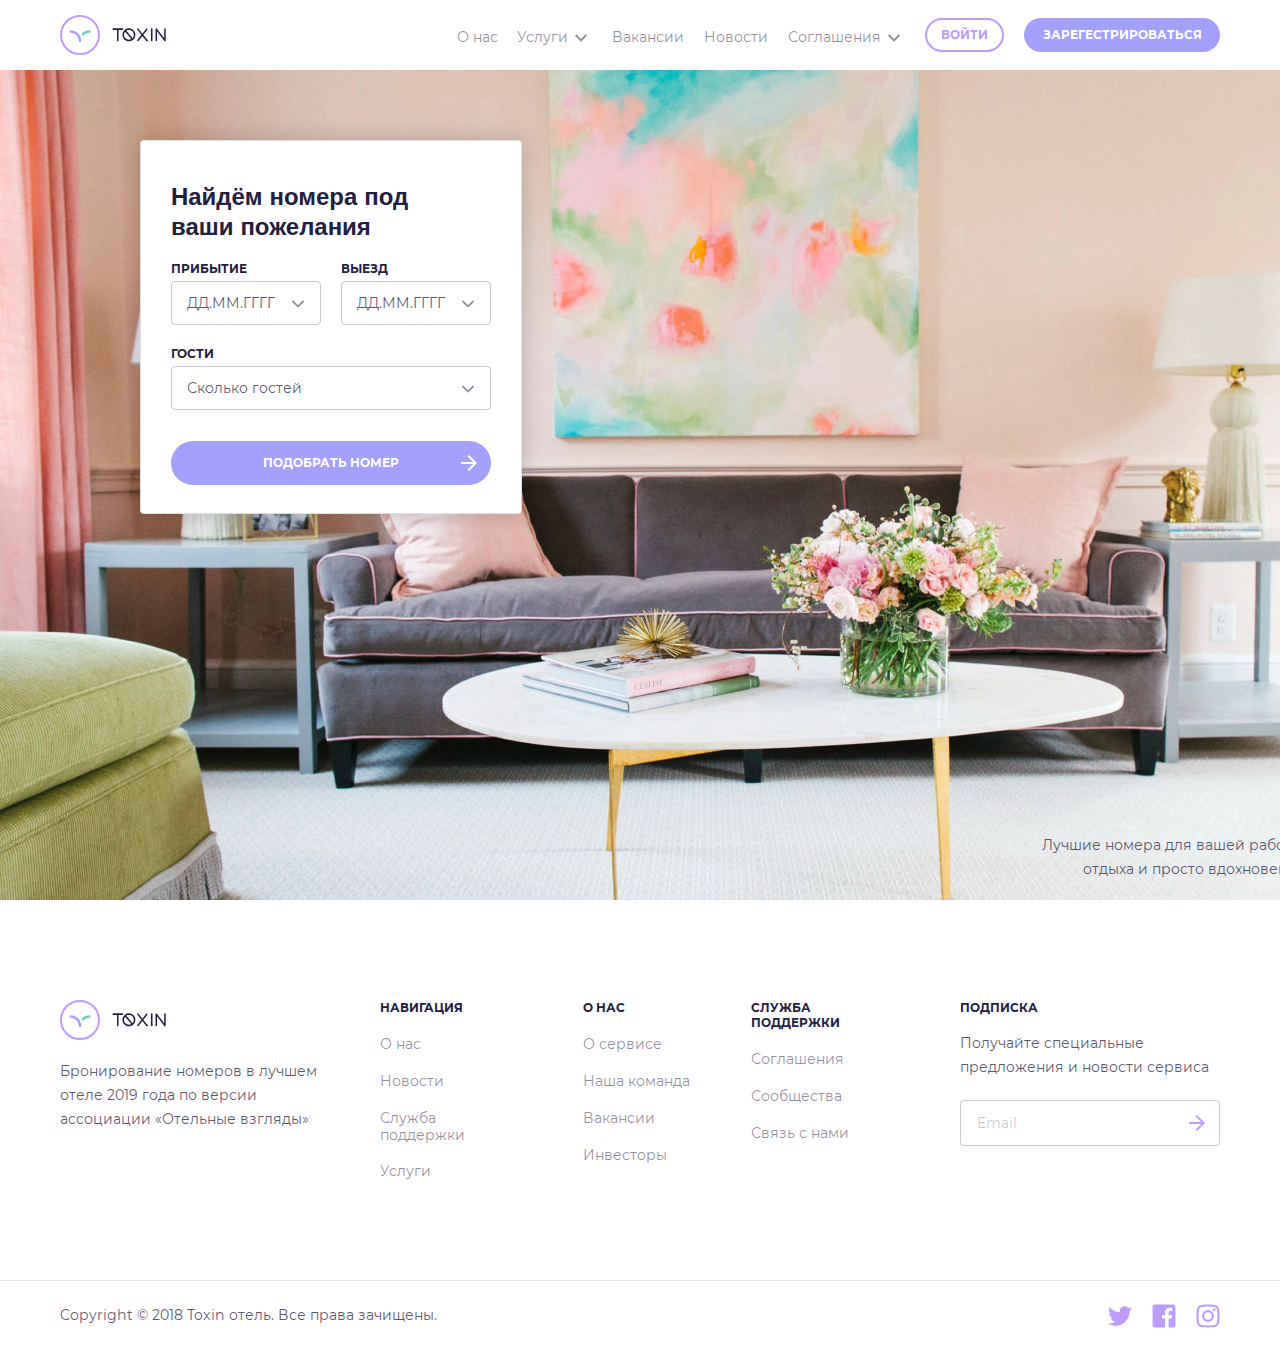
<file: landing-page.html>
<!DOCTYPE html><head><meta charset="UTF-8"><meta name="viewport" content="width=device-width, initial-scale=1.0"><meta http-equiv="X-UA-Compatible" content="ie=edge"><title>Toxin</title><link href="assets/css/app.3f3a12272f1ecc39c67f.css" rel="stylesheet"></head><body><div class="header1"><div class="container"><div class="header1__inner"><div class="header1__logo" onclick="window.location='landing-page.html'"><div class="header1__image"><div class="header1__vector1"></div><div class="header1__vector2"></div></div><div class="header1__toxin"></div></div><ul class="header1__menu"><li> <a href="#">О нас</a></li><li class="header1__down-arrow"> <a href="#">Услуги</a></li><li><a href="#">Вакансии</a></li><li> <a href="#">Новости</a></li><li class="header1__down-arrow"> <a href="#">Соглашения</a></li><li> <form action="sign-in-page.html"> <button class="header1__log-in">войти</button></form></li><li><form action="register-page.html"><button class="header1__register">зарегестрироваться</button></form></li></ul></div></div></div><div class="landing-page"><div class="landing-page__form-position"><div class="room-search-form"> <div class="room-search-form__inner"><h1 class="room-search-form__header">Найдём номера под ваши пожелания</h1><div class="room-search-form__arrival-wrapper"><div class="room-search-form__arrival"><div class="text-field__header"> <!-- From "text-fields.pug" -->прибытие</div><button class="text-field__input text-field__input_dropdown room-search-form__arrival-button">ДД.ММ.ГГГГ</button></div><div class="room-search-form__arrival"><div class="text-field__header">выезд</div><button class="text-field__input text-field__input_dropdown room-search-form__checkout-button">ДД.ММ.ГГГГ</button></div><div class="calendar drop-calendar" hidden><div class="calendar__inner">   <h1 class="calendar__month"><button class="calendar__next-month calendar__next-month_previous"></button><p class="calendar__header-month">Август 2019</p><button class="calendar__next-month calendar__next-month_next"></button></h1><div id="dropCalendar"></div><div class="calendar__apply"><button class="guests-dropdown__apply calendar__apply-js">Применить <!-- From active-dropdowns.pug --> </button><button class="guests-dropdown__apply calendar__clear-js">Очистить</button></div></div></div></div><div class="room-search-form__margin"><div class="text-field__header"><!-- From "text-fields.pug" -->гости</div><div class="facilities-dropdown__menu-js"><button class="text-field__input text-field__input_dropdown facilities-dropdown__btn guests-dropdown__input-js">Сколько гостей</button><ul class="facilities-dropdown__expand guests-dropdown__btn"><li class="facilities-dropdown__rooms"><span>Взрослые </span><div class="facilities-dropdown__count"><button class="facilities-dropdown__plus-minus facilities-dropdown__plus-minus_disabled guests-dropdown__minus-js">-</button><p class="guests-dropdown__num-js">0</p><button class="facilities-dropdown__plus-minus guests-dropdown__plus-js">+</button></div></li><li class="facilities-dropdown__rooms"><span>Дети</span><div class="facilities-dropdown__count"><button class="facilities-dropdown__plus-minus facilities-dropdown__plus-minus_disabled guests-dropdown__minus-js">-</button><p class="guests-dropdown__num-js">0</p><button class="facilities-dropdown__plus-minus guests-dropdown__plus-js">+</button></div></li><li class="facilities-dropdown__rooms"><span>Младенцы</span><div class="facilities-dropdown__count"><button class="facilities-dropdown__plus-minus facilities-dropdown__plus-minus_disabled guests-dropdown__minus-js">-</button><p class="guests-dropdown__num-js">0</p><button class="facilities-dropdown__plus-minus guests-dropdown__plus-js">+</button></div></li><div class="guests-dropdown__apply-cancel"> <button class="guests-dropdown__apply guests-dropdown__apply-js">Применить</button><button class="guests-dropdown__apply guests-dropdown__cancel-js" hidden="true">Очистить</button></div></ul></div></div><form action="search-room-page.html"><button class="big-buttons__arrow-button">подобрать номер <!-- From "sliders.pug" --><div class="big-buttons__arrow"></div></button></form></div></div></div><div class="landing-page__text">Лучшие номера для вашей работы, отдыха и просто вдохновения</div></div><div class="footer-info"><div class="container"><div class="footer-info__inner"><div class="footer-info__about"><div class="header1__logo footer-info__logo-margin"><div class="header1__image"><div class="header1__vector1"></div><div class="header1__vector2"></div></div><div class="header1__toxin"></div></div><p>Бронирование номеров в лучшем отеле 2019 года по версии ассоциации «Отельные взгляды»</p></div><ul class="footer-info__list">Навигация<li><a href="#">О нас</a></li><li> <a href="#">Новости</a></li><li> <a href="#">Служба поддержки</a></li><li> <a href="#">Услуги</a></li></ul><ul class="footer-info__list footer-info__about-us-width">O нас<li><a href="#">О сервисе</a></li><li> <a href="#">Наша команда</a></li><li> <a href="#">Вакансии</a></li><li> <a href="#">Инвесторы</a></li></ul><ul class="footer-info__list footer-info__service-width">Служба поддержки<li><a href="#">Соглашения</a></li><li> <a href="#">Сообщества</a></li><li> <a href="#">Связь с нами</a></li></ul><ul class="footer-info__list footer-info__subscribtion-width">Подписка<li>Получайте специальные предложения и новости сервиса</li><li> <div class="text-field__special-offers"><input class="text-field__input text-field__input_subscription" type="email" name="email2" id="text-field-subscription1" placeholder="Email"><button class="arrow"><img class="text-field__subscription-array" src="assets/img/next-gradient.svg" width="16" alt=""></button></div></li></ul></div></div></div><div class="footer-copyright"> <div class="container"><div class="footer-copyright__inner"><div class="footer-copyright__rights">Copyright © 2018 Toxin отель. Все права зачищены.</div><div class="footer-copyright__social"><svg display="none"> <symbol id="twitter" viewBox="0 0 24 20" width="24px" height="24px"><path d="M21.5156 5.125C21.5469 5.25 21.5625 5.45312 21.5625 5.73438C21.5625 7.98438 21.0156 10.1562 19.9219 12.25C18.7969 14.4688 17.2188 16.2344 15.1875 17.5469C12.9688 19.0156 10.4219 19.75 7.54688 19.75C4.79688 19.75 2.28125 19.0156 0 17.5469C0.34375 17.5781 0.734375 17.5938 1.17188 17.5938C3.45312 17.5938 5.5 16.8906 7.3125 15.4844C6.21875 15.4844 5.25 15.1719 4.40625 14.5469C3.59375 13.8906 3.03125 13.0781 2.71875 12.1094C3.03125 12.1406 3.32812 12.1562 3.60938 12.1562C4.04688 12.1562 4.48438 12.1094 4.92188 12.0156C3.79688 11.7656 2.85938 11.1875 2.10938 10.2812C1.35938 9.375 0.984375 8.34375 0.984375 7.1875V7.09375C1.67188 7.5 2.40625 7.71875 3.1875 7.75C2.53125 7.28125 2 6.6875 1.59375 5.96875C1.1875 5.25 0.984375 4.46875 0.984375 3.625C0.984375 2.75 1.21875 1.92188 1.6875 1.14062C2.90625 2.67188 4.39062 3.89063 6.14062 4.79688C7.92188 5.70312 9.8125 6.20312 11.8125 6.29688C11.75 5.92188 11.7188 5.54688 11.7188 5.17188C11.7188 4.29687 11.9375 3.48438 12.375 2.73438C12.8125 1.95312 13.4062 1.34375 14.1562 0.90625C14.9062 0.46875 15.7188 0.25 16.5938 0.25C17.3125 0.25 17.9688 0.390625 18.5625 0.671875C19.1875 0.953125 19.7344 1.32812 20.2031 1.79688C21.3281 1.57812 22.375 1.1875 23.3438 0.625C22.9688 1.78125 22.25 2.6875 21.1875 3.34375C22.125 3.21875 23.0625 2.95313 24 2.54688C23.3125 3.54687 22.4844 4.40625 21.5156 5.125Z"> </path></symbol><symbol id="facebook" viewBox="0 0 22 22" width="24px" height="24px"><path d="M21.5 2.75V19.25C21.5 19.875 21.2812 20.4062 20.8438 20.8438C20.4062 21.2812 19.875 21.5 19.25 21.5H15.2656V13.2031H18.0781L18.5 10.0156H15.2656V8C15.2656 7.5 15.3594 7.125 15.5469 6.875C15.7969 6.59375 16.2188 6.45312 16.8125 6.45312H18.5V3.64062C17.8438 3.54688 17.0312 3.5 16.0625 3.5C14.8125 3.5 13.8125 3.875 13.0625 4.625C12.3438 5.34375 11.9844 6.35938 11.9844 7.67188V10.0156H9.125V13.2031H11.9844V21.5H2.75C2.125 21.5 1.59375 21.2812 1.15625 20.8438C0.71875 20.4062 0.5 19.875 0.5 19.25V2.75C0.5 2.125 0.71875 1.59375 1.15625 1.15625C1.59375 0.71875 2.125 0.5 2.75 0.5H19.25C19.875 0.5 20.4062 0.71875 20.8438 1.15625C21.2812 1.59375 21.5 2.125 21.5 2.75Z"></path></symbol><symbol id="instagram" viewBox="0 0 22 22" width="24px" height="24px"><path d="M11 5.60938C10.0312 5.60938 9.125 5.85937 8.28125 6.35938C7.46875 6.82812 6.8125 7.48438 6.3125 8.32812C5.84375 9.14062 5.60938 10.0312 5.60938 11C5.60938 11.9688 5.84375 12.875 6.3125 13.7188C6.8125 14.5312 7.46875 15.1875 8.28125 15.6875C9.125 16.1562 10.0312 16.3906 11 16.3906C11.9688 16.3906 12.8594 16.1562 13.6719 15.6875C14.5156 15.1875 15.1719 14.5312 15.6406 13.7188C16.1406 12.875 16.3906 11.9688 16.3906 11C16.3906 10.0312 16.1406 9.14062 15.6406 8.32812C15.1719 7.48438 14.5156 6.82812 13.6719 6.35938C12.8594 5.85937 11.9688 5.60938 11 5.60938ZM11 14.5156C10.0312 14.5156 9.20312 14.1719 8.51562 13.4844C7.82812 12.7969 7.48438 11.9688 7.48438 11C7.48438 10.0312 7.82812 9.20312 8.51562 8.51562C9.20312 7.82812 10.0312 7.48438 11 7.48438C11.9688 7.48438 12.7969 7.82812 13.4844 8.51562C14.1719 9.20312 14.5156 10.0312 14.5156 11C14.5156 11.9688 14.1719 12.7969 13.4844 13.4844C12.7969 14.1719 11.9688 14.5156 11 14.5156ZM17.8906 5.375C17.8594 5.71875 17.7188 6.01563 17.4688 6.26562C17.25 6.51562 16.9688 6.64062 16.625 6.64062C16.2812 6.64062 15.9844 6.51562 15.7344 6.26562C15.4844 6.01563 15.3594 5.71875 15.3594 5.375C15.3594 5.03125 15.4844 4.73437 15.7344 4.48438C15.9844 4.23438 16.2812 4.10938 16.625 4.10938C16.9688 4.10938 17.2656 4.23438 17.5156 4.48438C17.7656 4.73437 17.8906 5.03125 17.8906 5.375ZM21.4531 6.64062C21.3906 5.73438 21.25 4.95312 21.0312 4.29688C20.75 3.51562 20.3125 2.84375 19.7188 2.28125C19.1562 1.6875 18.4844 1.25 17.7031 0.96875C17.0469 0.75 16.2656 0.625 15.3594 0.59375C14.4844 0.53125 13.0312 0.5 11 0.5C8.96875 0.5 7.5 0.53125 6.59375 0.59375C5.71875 0.625 4.95312 0.75 4.29688 0.96875C3.51562 1.25 2.82812 1.6875 2.23438 2.28125C1.67188 2.84375 1.25 3.51562 0.96875 4.29688C0.75 4.95312 0.609375 5.73438 0.546875 6.64062C0.515625 7.51562 0.5 8.96875 0.5 11C0.5 13.0312 0.515625 14.5 0.546875 15.4062C0.609375 16.2812 0.75 17.0469 0.96875 17.7031C1.25 18.4844 1.67188 19.1719 2.23438 19.7656C2.82812 20.3281 3.51562 20.7344 4.29688 20.9844C4.95312 21.2344 5.71875 21.375 6.59375 21.4062C7.5 21.4688 8.96875 21.5 11 21.5C13.0312 21.5 14.4844 21.4688 15.3594 21.4062C16.2656 21.375 17.0469 21.25 17.7031 21.0312C18.4844 20.75 19.1562 20.3281 19.7188 19.7656C20.3125 19.1719 20.75 18.4844 21.0312 17.7031C21.25 17.0469 21.375 16.2812 21.4062 15.4062C21.4688 14.5 21.5 13.0312 21.5 11C21.5 8.96875 21.4844 7.51562 21.4531 6.64062ZM19.2031 17.1875C18.8281 18.125 18.1562 18.7969 17.1875 19.2031C16.6875 19.3906 15.8438 19.5156 14.6562 19.5781C14 19.6094 13.0312 19.625 11.75 19.625H10.25C9 19.625 8.03125 19.6094 7.34375 19.5781C6.1875 19.5156 5.34375 19.3906 4.8125 19.2031C3.875 18.8281 3.20312 18.1562 2.79688 17.1875C2.60938 16.6562 2.48438 15.8125 2.42188 14.6562C2.39062 13.9688 2.375 13 2.375 11.75V10.25C2.375 9 2.39062 8.03125 2.42188 7.34375C2.48438 6.15625 2.60938 5.3125 2.79688 4.8125C3.17188 3.84375 3.84375 3.17188 4.8125 2.79688C5.34375 2.60938 6.1875 2.48437 7.34375 2.42188C8.03125 2.39062 9 2.375 10.25 2.375H11.75C13 2.375 13.9688 2.39062 14.6562 2.42188C15.8438 2.48437 16.6875 2.60938 17.1875 2.79688C18.1562 3.17188 18.8281 3.84375 19.2031 4.8125C19.3906 5.3125 19.5156 6.15625 19.5781 7.34375C19.6094 8 19.625 8.96875 19.625 10.25V11.75C19.625 13 19.6094 13.9688 19.5781 14.6562C19.5156 15.8125 19.3906 16.6562 19.2031 17.1875Z"></path></symbol></svg><svg class="footer-copyright__icon"><a href="#"><use xlink:href="#twitter"></use></a></svg><svg class="footer-copyright__icon"><a href="#"><use xlink:href="#facebook"></use></a></svg><svg class="footer-copyright__icon"><a href="#"><use xlink:href="#instagram"></use></a></svg></div></div></div></div><script type="text/javascript" src="assets/js/vendors.3139c545f6808dd63880.js"></script><script type="text/javascript" src="assets/js/app.64be91227a2e6172a887.js"></script></body>
</file>
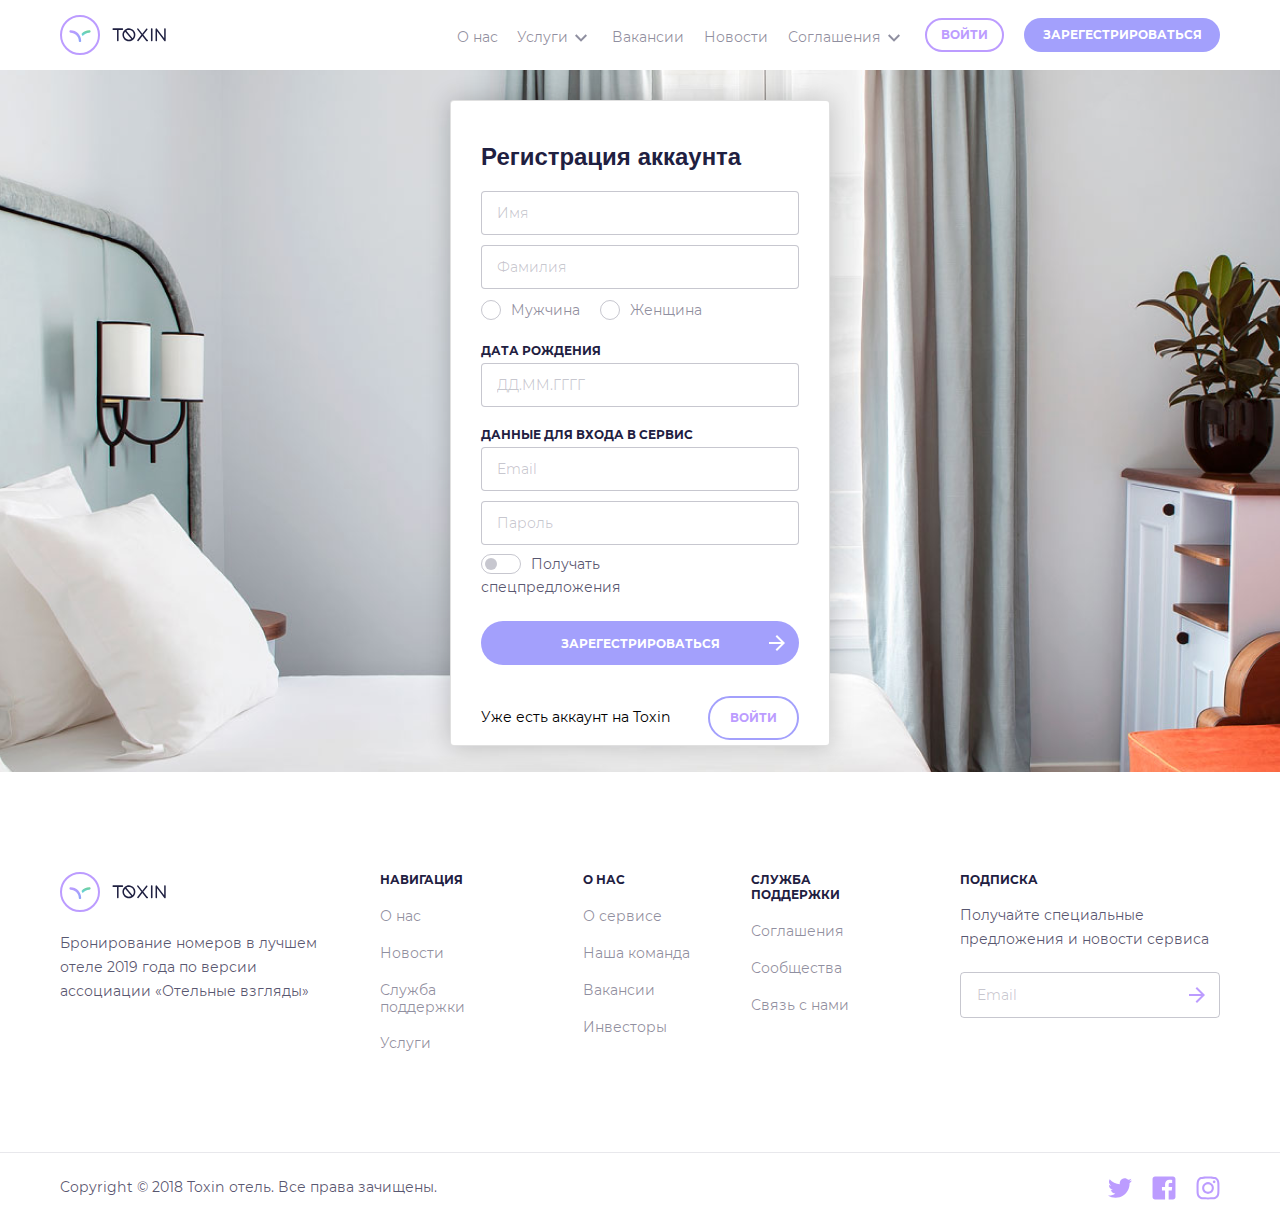
<file: register-page.html>
<!DOCTYPE html><head><meta charset="UTF-8"><meta name="viewport" content="width=device-width, initial-scale=1.0"><meta http-equiv="X-UA-Compatible" content="ie=edge"><title>Toxin</title><link href="assets/css/app.3f3a12272f1ecc39c67f.css" rel="stylesheet"></head><body><div class="header1"><div class="container"><div class="header1__inner"><div class="header1__logo" onclick="window.location='landing-page.html'"><div class="header1__image"><div class="header1__vector1"></div><div class="header1__vector2"></div></div><div class="header1__toxin"></div></div><ul class="header1__menu"><li> <a href="#">О нас</a></li><li class="header1__down-arrow"> <a href="#">Услуги</a></li><li><a href="#">Вакансии</a></li><li> <a href="#">Новости</a></li><li class="header1__down-arrow"> <a href="#">Соглашения</a></li><li> <form action="sign-in-page.html"> <button class="header1__log-in">войти</button></form></li><li><form action="register-page.html"><button class="header1__register">зарегестрироваться</button></form></li></ul></div></div></div><div class="register-page__image"><div class="register-page__margin"><div class="register"><div class="register__inner"><h1 class="register__header">Регистрация аккаунта</h1><form method="post" name="register" id="registerForm"> <div class="text-field register__name-margin"><!-- From text-fields.pug --><input class="text-field__input" name="name" placeholder="Имя"></div><div class="register__surname-margin"><!-- From text-fields.pug --><input class="text-field__input" name="surname" placeholder="Фамилия"></div><div class="radio-buttons register__gender-margin"><ul class="radio-buttons__items"><li><input class="radio-buttons__input" id="male1" type="radio" name="gender1"><label class="radio-buttons__item" for="male1">Мужчина</label></li><li><input class="radio-buttons__input" id="female1" type="radio" name="gender1"><label class="radio-buttons__item" for="female1">Женщина</label></li></ul></div><div class="register__birthday-margin"><!-- From text-fields.pug --><div class="text-field__header"><label for="text-field-masked">дата рождения </label></div><input class="text-field__input" type="text" placeholder="ДД.ММ.ГГГГ" name="dateOfBirth"></div><div class="register__email-margin"><div class="text-field__header"><label for="text-field-default">данные для входа в сервис</label></div><input class="text-field__input" type="email" name="email1" placeholder="Email"></div><div class="register__password-margin"><input class="text-field__input" type="password" placeholder="Пароль" name="registerPassword"></div><div class="toggle register__toggle-margin">      <input class="toggle__input" id="specials1" type="checkbox" name="specials1"><label class="toggle__item" for="specials1">Получать спецпредложения</label></div><div class="register__button-wrapper"><input class="big-buttons__arrow-button register__button-margin" type="button" id="registerButton" value="зарегестрироваться"><div class="big-buttons__arrow"></div></div></form><div class="register-have-account"><p>Уже есть аккаунт на Toxin</p><form action="sign-in-page.html"><button class="big-buttons__sign-up big-buttons__sign-up_sign-in">войти</button></form></div></div></div></div></div><div class="footer-info"><div class="container"><div class="footer-info__inner"><div class="footer-info__about"><div class="header1__logo footer-info__logo-margin"><div class="header1__image"><div class="header1__vector1"></div><div class="header1__vector2"></div></div><div class="header1__toxin"></div></div><p>Бронирование номеров в лучшем отеле 2019 года по версии ассоциации «Отельные взгляды»</p></div><ul class="footer-info__list">Навигация<li><a href="#">О нас</a></li><li> <a href="#">Новости</a></li><li> <a href="#">Служба поддержки</a></li><li> <a href="#">Услуги</a></li></ul><ul class="footer-info__list footer-info__about-us-width">O нас<li><a href="#">О сервисе</a></li><li> <a href="#">Наша команда</a></li><li> <a href="#">Вакансии</a></li><li> <a href="#">Инвесторы</a></li></ul><ul class="footer-info__list footer-info__service-width">Служба поддержки<li><a href="#">Соглашения</a></li><li> <a href="#">Сообщества</a></li><li> <a href="#">Связь с нами</a></li></ul><ul class="footer-info__list footer-info__subscribtion-width">Подписка<li>Получайте специальные предложения и новости сервиса</li><li> <div class="text-field__special-offers"><input class="text-field__input text-field__input_subscription" type="email" name="email2" id="text-field-subscription1" placeholder="Email"><button class="arrow"><img class="text-field__subscription-array" src="assets/img/next-gradient.svg" width="16" alt=""></button></div></li></ul></div></div></div><div class="footer-copyright"> <div class="container"><div class="footer-copyright__inner"><div class="footer-copyright__rights">Copyright © 2018 Toxin отель. Все права зачищены.</div><div class="footer-copyright__social"><svg display="none"> <symbol id="twitter" viewBox="0 0 24 20" width="24px" height="24px"><path d="M21.5156 5.125C21.5469 5.25 21.5625 5.45312 21.5625 5.73438C21.5625 7.98438 21.0156 10.1562 19.9219 12.25C18.7969 14.4688 17.2188 16.2344 15.1875 17.5469C12.9688 19.0156 10.4219 19.75 7.54688 19.75C4.79688 19.75 2.28125 19.0156 0 17.5469C0.34375 17.5781 0.734375 17.5938 1.17188 17.5938C3.45312 17.5938 5.5 16.8906 7.3125 15.4844C6.21875 15.4844 5.25 15.1719 4.40625 14.5469C3.59375 13.8906 3.03125 13.0781 2.71875 12.1094C3.03125 12.1406 3.32812 12.1562 3.60938 12.1562C4.04688 12.1562 4.48438 12.1094 4.92188 12.0156C3.79688 11.7656 2.85938 11.1875 2.10938 10.2812C1.35938 9.375 0.984375 8.34375 0.984375 7.1875V7.09375C1.67188 7.5 2.40625 7.71875 3.1875 7.75C2.53125 7.28125 2 6.6875 1.59375 5.96875C1.1875 5.25 0.984375 4.46875 0.984375 3.625C0.984375 2.75 1.21875 1.92188 1.6875 1.14062C2.90625 2.67188 4.39062 3.89063 6.14062 4.79688C7.92188 5.70312 9.8125 6.20312 11.8125 6.29688C11.75 5.92188 11.7188 5.54688 11.7188 5.17188C11.7188 4.29687 11.9375 3.48438 12.375 2.73438C12.8125 1.95312 13.4062 1.34375 14.1562 0.90625C14.9062 0.46875 15.7188 0.25 16.5938 0.25C17.3125 0.25 17.9688 0.390625 18.5625 0.671875C19.1875 0.953125 19.7344 1.32812 20.2031 1.79688C21.3281 1.57812 22.375 1.1875 23.3438 0.625C22.9688 1.78125 22.25 2.6875 21.1875 3.34375C22.125 3.21875 23.0625 2.95313 24 2.54688C23.3125 3.54687 22.4844 4.40625 21.5156 5.125Z"> </path></symbol><symbol id="facebook" viewBox="0 0 22 22" width="24px" height="24px"><path d="M21.5 2.75V19.25C21.5 19.875 21.2812 20.4062 20.8438 20.8438C20.4062 21.2812 19.875 21.5 19.25 21.5H15.2656V13.2031H18.0781L18.5 10.0156H15.2656V8C15.2656 7.5 15.3594 7.125 15.5469 6.875C15.7969 6.59375 16.2188 6.45312 16.8125 6.45312H18.5V3.64062C17.8438 3.54688 17.0312 3.5 16.0625 3.5C14.8125 3.5 13.8125 3.875 13.0625 4.625C12.3438 5.34375 11.9844 6.35938 11.9844 7.67188V10.0156H9.125V13.2031H11.9844V21.5H2.75C2.125 21.5 1.59375 21.2812 1.15625 20.8438C0.71875 20.4062 0.5 19.875 0.5 19.25V2.75C0.5 2.125 0.71875 1.59375 1.15625 1.15625C1.59375 0.71875 2.125 0.5 2.75 0.5H19.25C19.875 0.5 20.4062 0.71875 20.8438 1.15625C21.2812 1.59375 21.5 2.125 21.5 2.75Z"></path></symbol><symbol id="instagram" viewBox="0 0 22 22" width="24px" height="24px"><path d="M11 5.60938C10.0312 5.60938 9.125 5.85937 8.28125 6.35938C7.46875 6.82812 6.8125 7.48438 6.3125 8.32812C5.84375 9.14062 5.60938 10.0312 5.60938 11C5.60938 11.9688 5.84375 12.875 6.3125 13.7188C6.8125 14.5312 7.46875 15.1875 8.28125 15.6875C9.125 16.1562 10.0312 16.3906 11 16.3906C11.9688 16.3906 12.8594 16.1562 13.6719 15.6875C14.5156 15.1875 15.1719 14.5312 15.6406 13.7188C16.1406 12.875 16.3906 11.9688 16.3906 11C16.3906 10.0312 16.1406 9.14062 15.6406 8.32812C15.1719 7.48438 14.5156 6.82812 13.6719 6.35938C12.8594 5.85937 11.9688 5.60938 11 5.60938ZM11 14.5156C10.0312 14.5156 9.20312 14.1719 8.51562 13.4844C7.82812 12.7969 7.48438 11.9688 7.48438 11C7.48438 10.0312 7.82812 9.20312 8.51562 8.51562C9.20312 7.82812 10.0312 7.48438 11 7.48438C11.9688 7.48438 12.7969 7.82812 13.4844 8.51562C14.1719 9.20312 14.5156 10.0312 14.5156 11C14.5156 11.9688 14.1719 12.7969 13.4844 13.4844C12.7969 14.1719 11.9688 14.5156 11 14.5156ZM17.8906 5.375C17.8594 5.71875 17.7188 6.01563 17.4688 6.26562C17.25 6.51562 16.9688 6.64062 16.625 6.64062C16.2812 6.64062 15.9844 6.51562 15.7344 6.26562C15.4844 6.01563 15.3594 5.71875 15.3594 5.375C15.3594 5.03125 15.4844 4.73437 15.7344 4.48438C15.9844 4.23438 16.2812 4.10938 16.625 4.10938C16.9688 4.10938 17.2656 4.23438 17.5156 4.48438C17.7656 4.73437 17.8906 5.03125 17.8906 5.375ZM21.4531 6.64062C21.3906 5.73438 21.25 4.95312 21.0312 4.29688C20.75 3.51562 20.3125 2.84375 19.7188 2.28125C19.1562 1.6875 18.4844 1.25 17.7031 0.96875C17.0469 0.75 16.2656 0.625 15.3594 0.59375C14.4844 0.53125 13.0312 0.5 11 0.5C8.96875 0.5 7.5 0.53125 6.59375 0.59375C5.71875 0.625 4.95312 0.75 4.29688 0.96875C3.51562 1.25 2.82812 1.6875 2.23438 2.28125C1.67188 2.84375 1.25 3.51562 0.96875 4.29688C0.75 4.95312 0.609375 5.73438 0.546875 6.64062C0.515625 7.51562 0.5 8.96875 0.5 11C0.5 13.0312 0.515625 14.5 0.546875 15.4062C0.609375 16.2812 0.75 17.0469 0.96875 17.7031C1.25 18.4844 1.67188 19.1719 2.23438 19.7656C2.82812 20.3281 3.51562 20.7344 4.29688 20.9844C4.95312 21.2344 5.71875 21.375 6.59375 21.4062C7.5 21.4688 8.96875 21.5 11 21.5C13.0312 21.5 14.4844 21.4688 15.3594 21.4062C16.2656 21.375 17.0469 21.25 17.7031 21.0312C18.4844 20.75 19.1562 20.3281 19.7188 19.7656C20.3125 19.1719 20.75 18.4844 21.0312 17.7031C21.25 17.0469 21.375 16.2812 21.4062 15.4062C21.4688 14.5 21.5 13.0312 21.5 11C21.5 8.96875 21.4844 7.51562 21.4531 6.64062ZM19.2031 17.1875C18.8281 18.125 18.1562 18.7969 17.1875 19.2031C16.6875 19.3906 15.8438 19.5156 14.6562 19.5781C14 19.6094 13.0312 19.625 11.75 19.625H10.25C9 19.625 8.03125 19.6094 7.34375 19.5781C6.1875 19.5156 5.34375 19.3906 4.8125 19.2031C3.875 18.8281 3.20312 18.1562 2.79688 17.1875C2.60938 16.6562 2.48438 15.8125 2.42188 14.6562C2.39062 13.9688 2.375 13 2.375 11.75V10.25C2.375 9 2.39062 8.03125 2.42188 7.34375C2.48438 6.15625 2.60938 5.3125 2.79688 4.8125C3.17188 3.84375 3.84375 3.17188 4.8125 2.79688C5.34375 2.60938 6.1875 2.48437 7.34375 2.42188C8.03125 2.39062 9 2.375 10.25 2.375H11.75C13 2.375 13.9688 2.39062 14.6562 2.42188C15.8438 2.48437 16.6875 2.60938 17.1875 2.79688C18.1562 3.17188 18.8281 3.84375 19.2031 4.8125C19.3906 5.3125 19.5156 6.15625 19.5781 7.34375C19.6094 8 19.625 8.96875 19.625 10.25V11.75C19.625 13 19.6094 13.9688 19.5781 14.6562C19.5156 15.8125 19.3906 16.6562 19.2031 17.1875Z"></path></symbol></svg><svg class="footer-copyright__icon"><a href="#"><use xlink:href="#twitter"></use></a></svg><svg class="footer-copyright__icon"><a href="#"><use xlink:href="#facebook"></use></a></svg><svg class="footer-copyright__icon"><a href="#"><use xlink:href="#instagram"></use></a></svg></div></div></div></div><script type="text/javascript" src="assets/js/vendors.3139c545f6808dd63880.js"></script><script type="text/javascript" src="assets/js/app.64be91227a2e6172a887.js"></script></body>
</file>
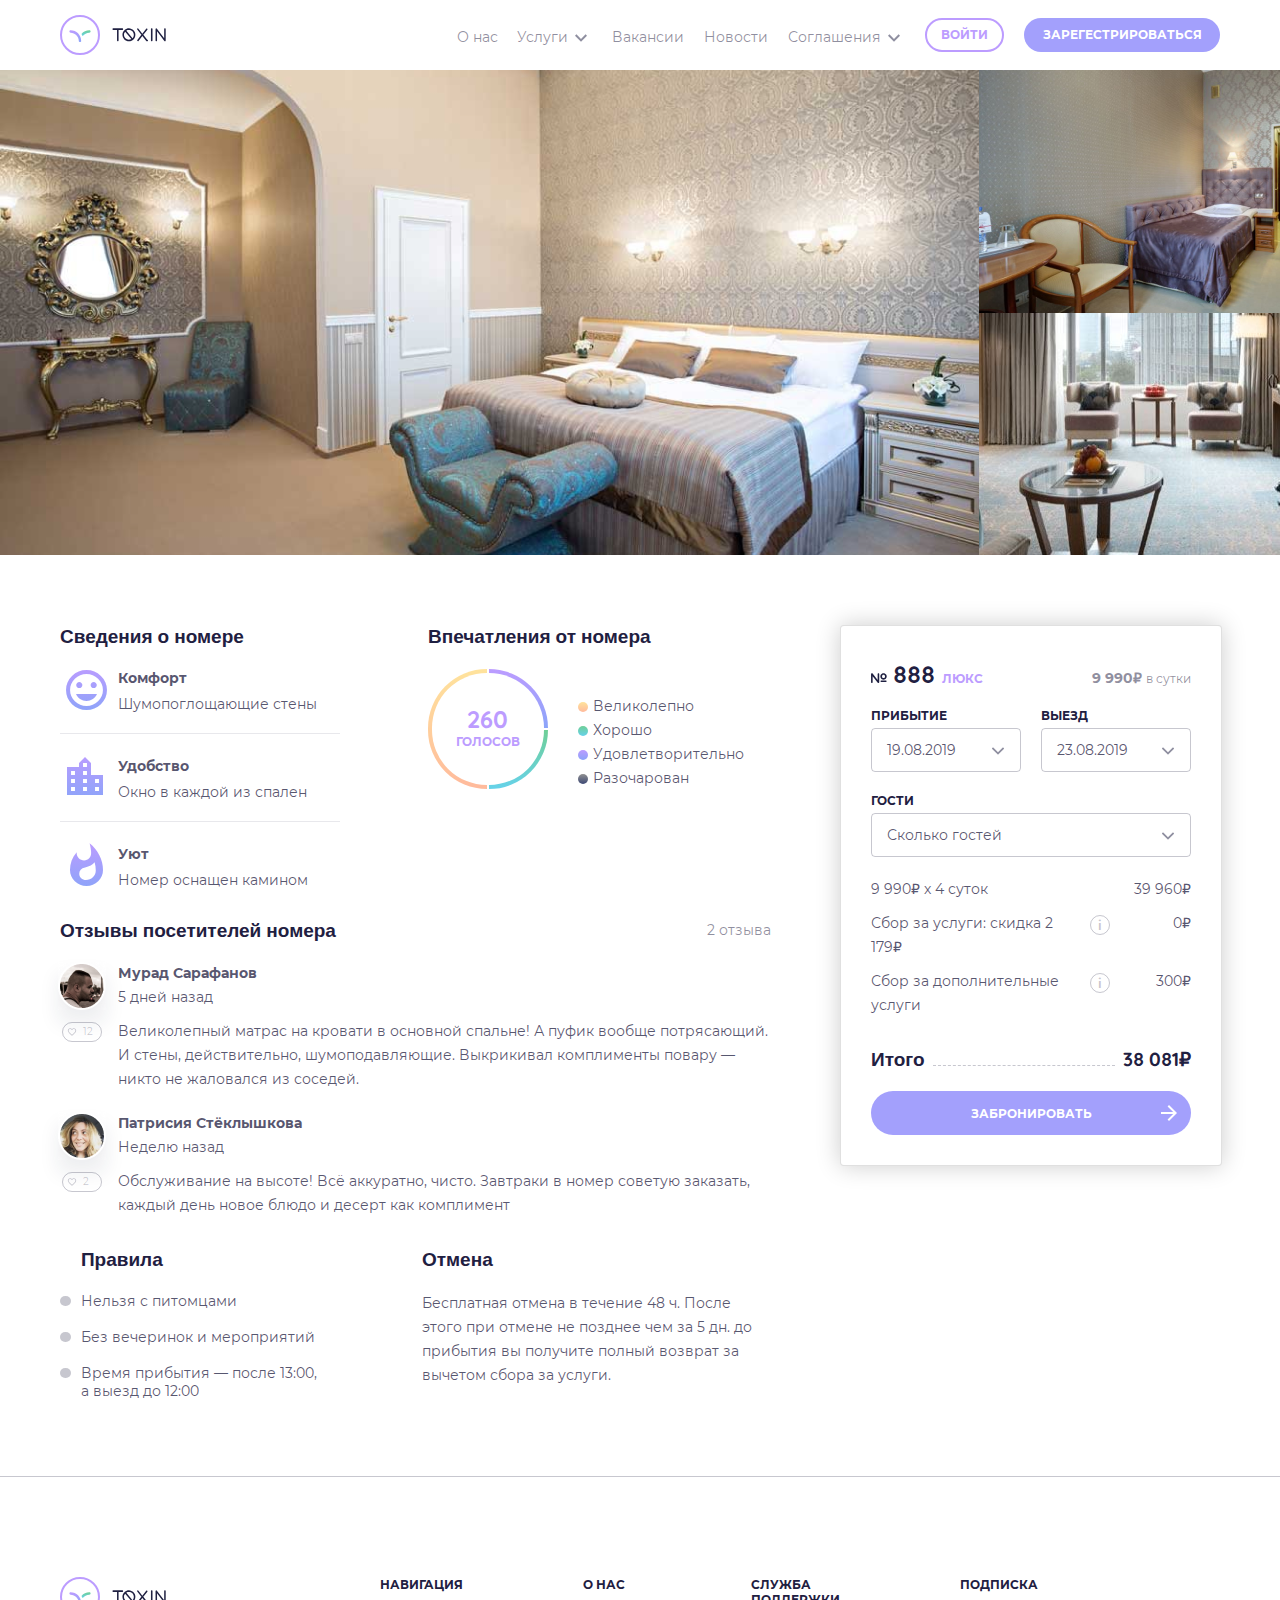
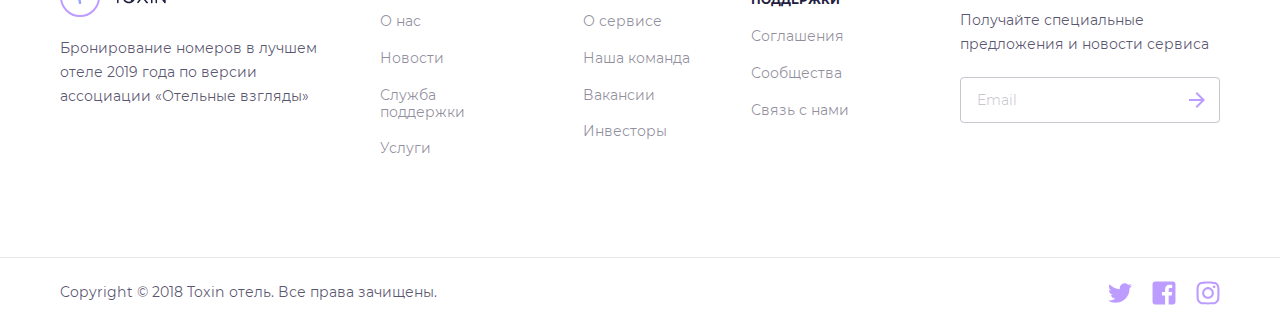
<file: room-details-page.html>
<!DOCTYPE html><head><meta charset="UTF-8"><meta name="viewport" content="width=device-width, initial-scale=1.0"><meta http-equiv="X-UA-Compatible" content="ie=edge"><title>Toxin</title><link href="assets/css/app.3f3a12272f1ecc39c67f.css" rel="stylesheet"></head><body><div class="header1"><div class="container"><div class="header1__inner"><div class="header1__logo" onclick="window.location='landing-page.html'"><div class="header1__image"><div class="header1__vector1"></div><div class="header1__vector2"></div></div><div class="header1__toxin"></div></div><ul class="header1__menu"><li> <a href="#">О нас</a></li><li class="header1__down-arrow"> <a href="#">Услуги</a></li><li><a href="#">Вакансии</a></li><li> <a href="#">Новости</a></li><li class="header1__down-arrow"> <a href="#">Соглашения</a></li><li> <form action="sign-in-page.html"> <button class="header1__log-in">войти</button></form></li><li><form action="register-page.html"><button class="header1__register">зарегестрироваться</button></form></li></ul></div></div></div><div class="room-details__images clearfix"><div class="room-details__image1"></div><div class="room-details__image2"></div><div class="room-details__image3"></div></div><div class="container"><div class="room-details__inner"><div class="room-details__first-column"><div class="room-details__room-information"><div class="room-details__information-header">Сведения о номере</div><ul class="room-information__conviniences"><li class="room-information__item room-information__item_smile"> <h2>Комфорт</h2><p> Шумопоглощающие стены</p></li><li class="room-information__item"> <h2>Удобство</h2><p> Окно в каждой из спален</p></li><li class="room-information__item room-information__item_fire"> <h2>Уют</h2><p> Номер оснащен камином</p></li></ul></div><div class="room-details__room-impressions"><div class="room-details__room-impressions-header">Впечатления от номера</div><div class="room-details__rating"><div class="room-details__diagram"><div class="room-details__perfect"></div><div class="room-details__alright"></div><div class="room-details__good"></div><div class="room-details__voices">260 <span>голосов</span></div></div><ul class="room-details__rating-value"><li>Великолепно</li><li>Хорошо</li><li>Удовлетворительно</li><li>Разочарован</li></ul></div></div><div class="room-details__feedbacks"><div class="room-details__feedbacks-header"> <p>Отзывы посетителей номера</p><span>2 отзыва</span></div><div class="room-information__feedback room-details__feedback-margin"><div class="room-information__user"><div class="room-information__user-name">Мурад Сарафанов</div><p>5 дней назад</p></div><div class="room-information__comment">Великолепный матрас на кровати в основной спальне! А пуфик вообще потрясающий. И стены, действительно, шумоподавляющие. 
Выкрикивал комплименты повару — никто не жаловался из соседей.<div class="like-button room-information__like"><input class="like-button__input" id="comment-like1" type="checkbox" name="like1"><label class="like-button__item room-information__like-item" for="comment-like1"></label></div></div></div><div class="room-information__feedback"><div class="room-information__user1"><div class="room-information__user-name">Патрисия Стёклышкова</div><p>Неделю назад</p></div><div class="room-information__comment">Обслуживание на высоте! Всё аккуратно, чисто. Завтраки в номер советую заказать, каждый день новое блюдо и десерт как комплимент  <div class="like-button room-information__like"><input class="like-button__input" id="comment-like2" type="checkbox" name="like2"><label class="like-button__item room-information__like-item room-details__like" for="comment-like2"></label></div></div></div></div><div class="room-details__rules"><div class="room-details__bullet-list"><div class="room-details__bullet-list-header">Правила</div><ul><li class="bullet-list__item">Нельзя с питомцами</li><li class="bullet-list__item">Без вечеринок и мероприятий</li><li class="bullet-list__item">Время прибытия — после 13:00, 
а выезд до 12:00</li></ul></div><div class="room-details__cancel"><div class="room-details__cancel-header">Отмена</div><p>Бесплатная отмена в течение 48 ч. После </p>этого при отмене не позднее чем за 5 дн. до 
прибытия вы получите полный возврат 
за вычетом сбора за услуги.</div></div></div><div class="room-details__second-column"><div class="room-search-data"><div class="room-search-form__inner"><h1 class="room-search-data__header"> <div class="room-search-data__lux-number">888 <span>люкс</span></div><div class="room-search-data__lux-cost">9 990₽ <span>в сутки</span></div></h1><div class="room-search-form__arrival-wrapper"><div class="room-search-form__arrival"><div class="text-field__header"> <!-- From "text-fields.pug" -->прибытие</div><button class="text-field__input text-field__input_dropdown room-search-form__arrival-button">19.08.2019</button></div><div class="room-search-form__arrival"><div class="text-field__header">выезд</div><button class="text-field__input text-field__input_dropdown room-search-form__checkout-button">23.08.2019</button></div><div class="calendar drop-calendar" hidden><div class="calendar__inner">   <h1 class="calendar__month"><button class="calendar__next-month calendar__next-month_previous"></button><p class="calendar__header-month">Август 2019</p><button class="calendar__next-month calendar__next-month_next"></button></h1><div id="dropCalendar"></div><div class="calendar__apply"><button class="guests-dropdown__apply calendar__apply-js">Применить <!-- From active-dropdowns.pug --> </button><button class="guests-dropdown__apply calendar__clear-js">Очистить</button></div></div></div></div><div class="room-search-form__margin">   <div class="text-field__header"><!-- From "text-fields.pug" -->гости</div><div class="facilities-dropdown__menu-js"><button class="text-field__input text-field__input_dropdown facilities-dropdown__btn guests-dropdown__input-js">Сколько гостей</button><ul class="facilities-dropdown__expand guests-dropdown__btn"><li class="facilities-dropdown__rooms"><span>Взрослые </span><div class="facilities-dropdown__count"><button class="facilities-dropdown__plus-minus facilities-dropdown__plus-minus_disabled guests-dropdown__minus-js">-</button><p class="guests-dropdown__num-js">0</p><button class="facilities-dropdown__plus-minus guests-dropdown__plus-js">+</button></div></li><li class="facilities-dropdown__rooms"><span>Дети</span><div class="facilities-dropdown__count"><button class="facilities-dropdown__plus-minus facilities-dropdown__plus-minus_disabled guests-dropdown__minus-js">-</button><p class="guests-dropdown__num-js">0</p><button class="facilities-dropdown__plus-minus guests-dropdown__plus-js">+</button></div></li><li class="facilities-dropdown__rooms"><span>Младенцы</span><div class="facilities-dropdown__count"><button class="facilities-dropdown__plus-minus facilities-dropdown__plus-minus_disabled guests-dropdown__minus-js">-</button><p class="guests-dropdown__num-js">0</p><button class="facilities-dropdown__plus-minus guests-dropdown__plus-js">+</button></div></li><div class="guests-dropdown__apply-cancel"> <button class="guests-dropdown__apply guests-dropdown__apply-js">Применить</button><button class="guests-dropdown__apply guests-dropdown__cancel-js" hidden="true">Очистить</button></div></ul></div></div><ul class="room-search-data__cost"><li class="room-search-data__cost-count"> <div class="room-search-data__first-column room-search-data__countCostForTotalDays-js">9 990₽ х 4 суток</div><div class="room-search-data__second-column room-search-data__costForTotalDays-js">39 960₽</div></li><li class="room-search-data__cost-count"><div class="room-search-data__first-column room-search-data__info-icon">Сбор за услуги: скидка 2 179₽</div><div class="room-search-data__second-column">0₽</div></li><li class="room-search-data__cost-count">	<div class="room-search-data__first-column room-search-data__info-icon">Сбор за дополнительные услуги</div><div class="room-search-data__second-column">300₽</div></li></ul><div class="room-search-data__total-cost"><p>Итого</p><div class="room-search-data__dash-wrapper"><div class="room-search-data__dash"></div></div><p class="room-search-data__countedTotalCost-js">38 081₽</p></div><button class="big-buttons__arrow-button">забронировать <!-- From "sliders.pug" --><div class="big-buttons__arrow"></div></button></div></div></div></div></div><div class="search-room__line"></div><div class="footer-info"><div class="container"><div class="footer-info__inner"><div class="footer-info__about"><div class="header1__logo footer-info__logo-margin"><div class="header1__image"><div class="header1__vector1"></div><div class="header1__vector2"></div></div><div class="header1__toxin"></div></div><p>Бронирование номеров в лучшем отеле 2019 года по версии ассоциации «Отельные взгляды»</p></div><ul class="footer-info__list">Навигация<li><a href="#">О нас</a></li><li> <a href="#">Новости</a></li><li> <a href="#">Служба поддержки</a></li><li> <a href="#">Услуги</a></li></ul><ul class="footer-info__list footer-info__about-us-width">O нас<li><a href="#">О сервисе</a></li><li> <a href="#">Наша команда</a></li><li> <a href="#">Вакансии</a></li><li> <a href="#">Инвесторы</a></li></ul><ul class="footer-info__list footer-info__service-width">Служба поддержки<li><a href="#">Соглашения</a></li><li> <a href="#">Сообщества</a></li><li> <a href="#">Связь с нами</a></li></ul><ul class="footer-info__list footer-info__subscribtion-width">Подписка<li>Получайте специальные предложения и новости сервиса</li><li> <div class="text-field__special-offers"><input class="text-field__input text-field__input_subscription" type="email" name="email2" id="text-field-subscription1" placeholder="Email"><button class="arrow"><img class="text-field__subscription-array" src="assets/img/next-gradient.svg" width="16" alt=""></button></div></li></ul></div></div></div><div class="footer-copyright"> <div class="container"><div class="footer-copyright__inner"><div class="footer-copyright__rights">Copyright © 2018 Toxin отель. Все права зачищены.</div><div class="footer-copyright__social"><svg display="none"> <symbol id="twitter" viewBox="0 0 24 20" width="24px" height="24px"><path d="M21.5156 5.125C21.5469 5.25 21.5625 5.45312 21.5625 5.73438C21.5625 7.98438 21.0156 10.1562 19.9219 12.25C18.7969 14.4688 17.2188 16.2344 15.1875 17.5469C12.9688 19.0156 10.4219 19.75 7.54688 19.75C4.79688 19.75 2.28125 19.0156 0 17.5469C0.34375 17.5781 0.734375 17.5938 1.17188 17.5938C3.45312 17.5938 5.5 16.8906 7.3125 15.4844C6.21875 15.4844 5.25 15.1719 4.40625 14.5469C3.59375 13.8906 3.03125 13.0781 2.71875 12.1094C3.03125 12.1406 3.32812 12.1562 3.60938 12.1562C4.04688 12.1562 4.48438 12.1094 4.92188 12.0156C3.79688 11.7656 2.85938 11.1875 2.10938 10.2812C1.35938 9.375 0.984375 8.34375 0.984375 7.1875V7.09375C1.67188 7.5 2.40625 7.71875 3.1875 7.75C2.53125 7.28125 2 6.6875 1.59375 5.96875C1.1875 5.25 0.984375 4.46875 0.984375 3.625C0.984375 2.75 1.21875 1.92188 1.6875 1.14062C2.90625 2.67188 4.39062 3.89063 6.14062 4.79688C7.92188 5.70312 9.8125 6.20312 11.8125 6.29688C11.75 5.92188 11.7188 5.54688 11.7188 5.17188C11.7188 4.29687 11.9375 3.48438 12.375 2.73438C12.8125 1.95312 13.4062 1.34375 14.1562 0.90625C14.9062 0.46875 15.7188 0.25 16.5938 0.25C17.3125 0.25 17.9688 0.390625 18.5625 0.671875C19.1875 0.953125 19.7344 1.32812 20.2031 1.79688C21.3281 1.57812 22.375 1.1875 23.3438 0.625C22.9688 1.78125 22.25 2.6875 21.1875 3.34375C22.125 3.21875 23.0625 2.95313 24 2.54688C23.3125 3.54687 22.4844 4.40625 21.5156 5.125Z"> </path></symbol><symbol id="facebook" viewBox="0 0 22 22" width="24px" height="24px"><path d="M21.5 2.75V19.25C21.5 19.875 21.2812 20.4062 20.8438 20.8438C20.4062 21.2812 19.875 21.5 19.25 21.5H15.2656V13.2031H18.0781L18.5 10.0156H15.2656V8C15.2656 7.5 15.3594 7.125 15.5469 6.875C15.7969 6.59375 16.2188 6.45312 16.8125 6.45312H18.5V3.64062C17.8438 3.54688 17.0312 3.5 16.0625 3.5C14.8125 3.5 13.8125 3.875 13.0625 4.625C12.3438 5.34375 11.9844 6.35938 11.9844 7.67188V10.0156H9.125V13.2031H11.9844V21.5H2.75C2.125 21.5 1.59375 21.2812 1.15625 20.8438C0.71875 20.4062 0.5 19.875 0.5 19.25V2.75C0.5 2.125 0.71875 1.59375 1.15625 1.15625C1.59375 0.71875 2.125 0.5 2.75 0.5H19.25C19.875 0.5 20.4062 0.71875 20.8438 1.15625C21.2812 1.59375 21.5 2.125 21.5 2.75Z"></path></symbol><symbol id="instagram" viewBox="0 0 22 22" width="24px" height="24px"><path d="M11 5.60938C10.0312 5.60938 9.125 5.85937 8.28125 6.35938C7.46875 6.82812 6.8125 7.48438 6.3125 8.32812C5.84375 9.14062 5.60938 10.0312 5.60938 11C5.60938 11.9688 5.84375 12.875 6.3125 13.7188C6.8125 14.5312 7.46875 15.1875 8.28125 15.6875C9.125 16.1562 10.0312 16.3906 11 16.3906C11.9688 16.3906 12.8594 16.1562 13.6719 15.6875C14.5156 15.1875 15.1719 14.5312 15.6406 13.7188C16.1406 12.875 16.3906 11.9688 16.3906 11C16.3906 10.0312 16.1406 9.14062 15.6406 8.32812C15.1719 7.48438 14.5156 6.82812 13.6719 6.35938C12.8594 5.85937 11.9688 5.60938 11 5.60938ZM11 14.5156C10.0312 14.5156 9.20312 14.1719 8.51562 13.4844C7.82812 12.7969 7.48438 11.9688 7.48438 11C7.48438 10.0312 7.82812 9.20312 8.51562 8.51562C9.20312 7.82812 10.0312 7.48438 11 7.48438C11.9688 7.48438 12.7969 7.82812 13.4844 8.51562C14.1719 9.20312 14.5156 10.0312 14.5156 11C14.5156 11.9688 14.1719 12.7969 13.4844 13.4844C12.7969 14.1719 11.9688 14.5156 11 14.5156ZM17.8906 5.375C17.8594 5.71875 17.7188 6.01563 17.4688 6.26562C17.25 6.51562 16.9688 6.64062 16.625 6.64062C16.2812 6.64062 15.9844 6.51562 15.7344 6.26562C15.4844 6.01563 15.3594 5.71875 15.3594 5.375C15.3594 5.03125 15.4844 4.73437 15.7344 4.48438C15.9844 4.23438 16.2812 4.10938 16.625 4.10938C16.9688 4.10938 17.2656 4.23438 17.5156 4.48438C17.7656 4.73437 17.8906 5.03125 17.8906 5.375ZM21.4531 6.64062C21.3906 5.73438 21.25 4.95312 21.0312 4.29688C20.75 3.51562 20.3125 2.84375 19.7188 2.28125C19.1562 1.6875 18.4844 1.25 17.7031 0.96875C17.0469 0.75 16.2656 0.625 15.3594 0.59375C14.4844 0.53125 13.0312 0.5 11 0.5C8.96875 0.5 7.5 0.53125 6.59375 0.59375C5.71875 0.625 4.95312 0.75 4.29688 0.96875C3.51562 1.25 2.82812 1.6875 2.23438 2.28125C1.67188 2.84375 1.25 3.51562 0.96875 4.29688C0.75 4.95312 0.609375 5.73438 0.546875 6.64062C0.515625 7.51562 0.5 8.96875 0.5 11C0.5 13.0312 0.515625 14.5 0.546875 15.4062C0.609375 16.2812 0.75 17.0469 0.96875 17.7031C1.25 18.4844 1.67188 19.1719 2.23438 19.7656C2.82812 20.3281 3.51562 20.7344 4.29688 20.9844C4.95312 21.2344 5.71875 21.375 6.59375 21.4062C7.5 21.4688 8.96875 21.5 11 21.5C13.0312 21.5 14.4844 21.4688 15.3594 21.4062C16.2656 21.375 17.0469 21.25 17.7031 21.0312C18.4844 20.75 19.1562 20.3281 19.7188 19.7656C20.3125 19.1719 20.75 18.4844 21.0312 17.7031C21.25 17.0469 21.375 16.2812 21.4062 15.4062C21.4688 14.5 21.5 13.0312 21.5 11C21.5 8.96875 21.4844 7.51562 21.4531 6.64062ZM19.2031 17.1875C18.8281 18.125 18.1562 18.7969 17.1875 19.2031C16.6875 19.3906 15.8438 19.5156 14.6562 19.5781C14 19.6094 13.0312 19.625 11.75 19.625H10.25C9 19.625 8.03125 19.6094 7.34375 19.5781C6.1875 19.5156 5.34375 19.3906 4.8125 19.2031C3.875 18.8281 3.20312 18.1562 2.79688 17.1875C2.60938 16.6562 2.48438 15.8125 2.42188 14.6562C2.39062 13.9688 2.375 13 2.375 11.75V10.25C2.375 9 2.39062 8.03125 2.42188 7.34375C2.48438 6.15625 2.60938 5.3125 2.79688 4.8125C3.17188 3.84375 3.84375 3.17188 4.8125 2.79688C5.34375 2.60938 6.1875 2.48437 7.34375 2.42188C8.03125 2.39062 9 2.375 10.25 2.375H11.75C13 2.375 13.9688 2.39062 14.6562 2.42188C15.8438 2.48437 16.6875 2.60938 17.1875 2.79688C18.1562 3.17188 18.8281 3.84375 19.2031 4.8125C19.3906 5.3125 19.5156 6.15625 19.5781 7.34375C19.6094 8 19.625 8.96875 19.625 10.25V11.75C19.625 13 19.6094 13.9688 19.5781 14.6562C19.5156 15.8125 19.3906 16.6562 19.2031 17.1875Z"></path></symbol></svg><svg class="footer-copyright__icon"><a href="#"><use xlink:href="#twitter"></use></a></svg><svg class="footer-copyright__icon"><a href="#"><use xlink:href="#facebook"></use></a></svg><svg class="footer-copyright__icon"><a href="#"><use xlink:href="#instagram"></use></a></svg></div></div></div></div><script type="text/javascript" src="assets/js/vendors.3139c545f6808dd63880.js"></script><script type="text/javascript" src="assets/js/app.64be91227a2e6172a887.js"></script></body>
</file>
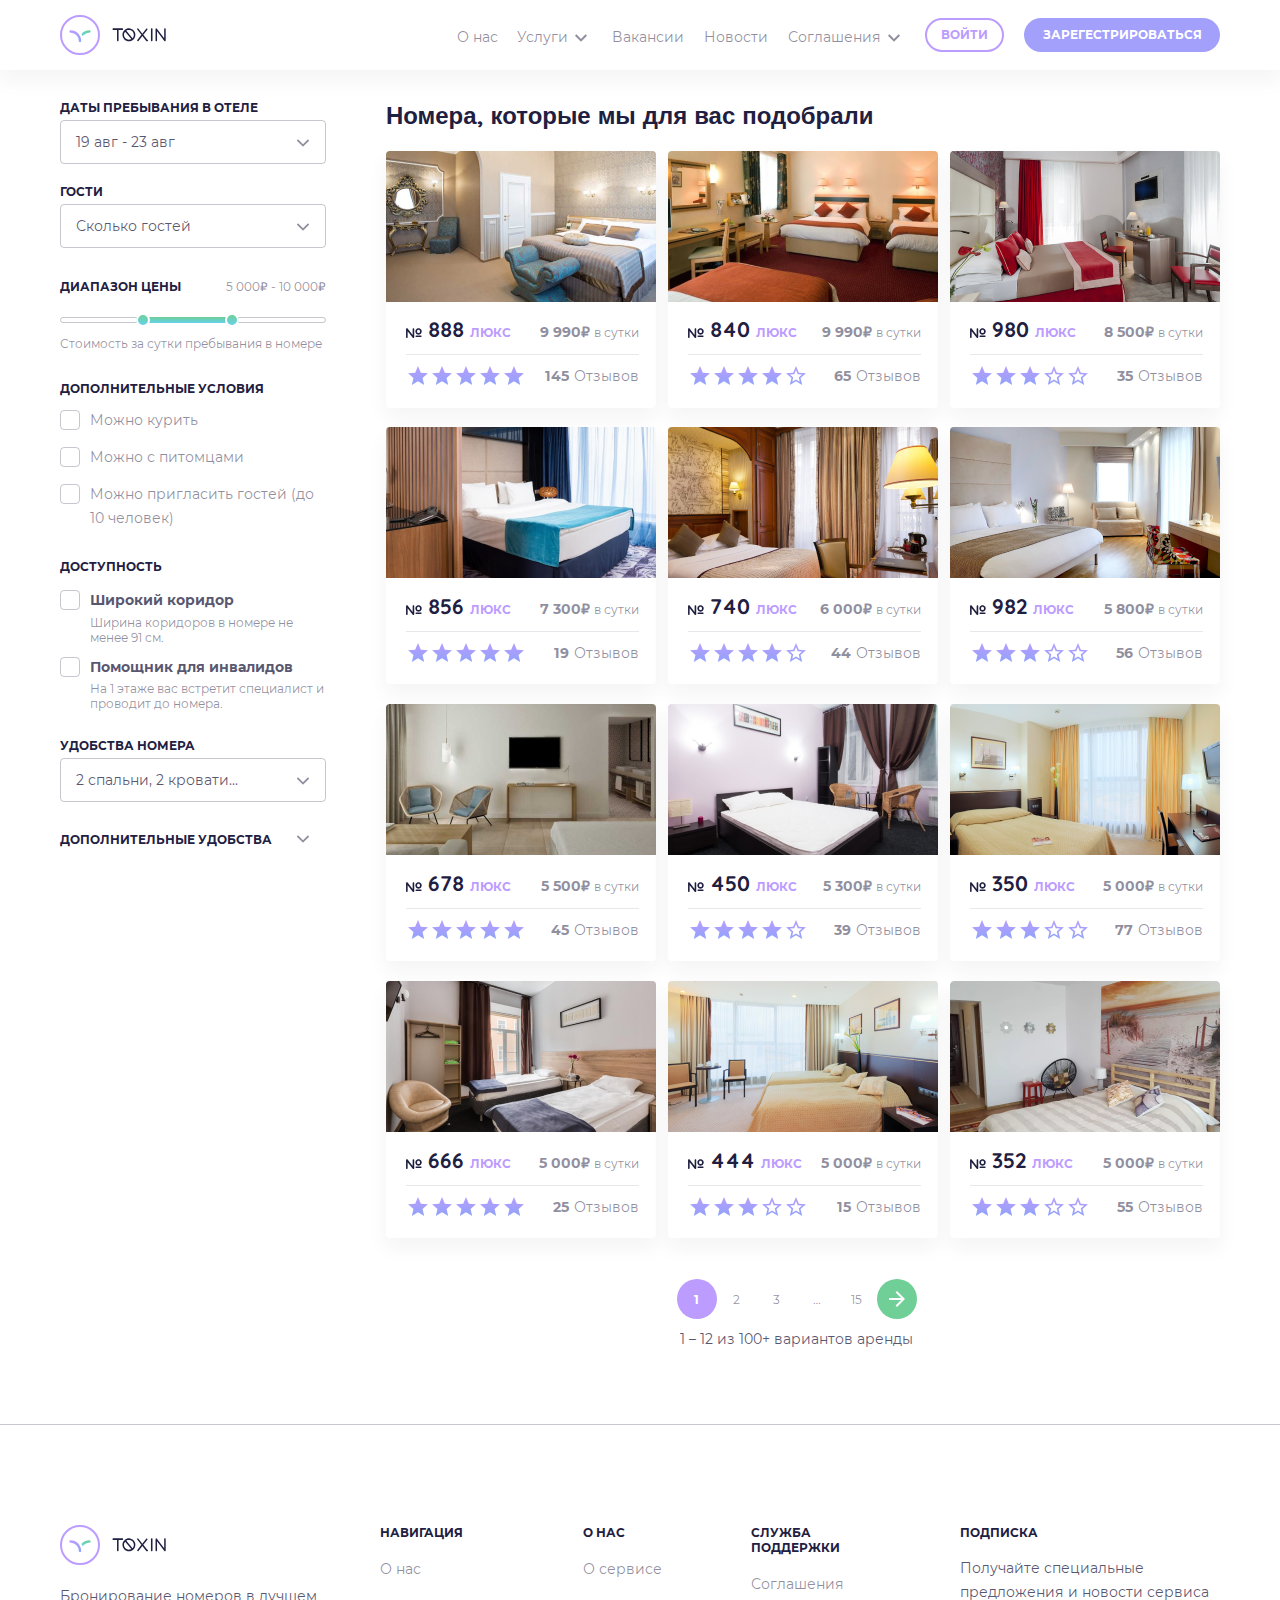
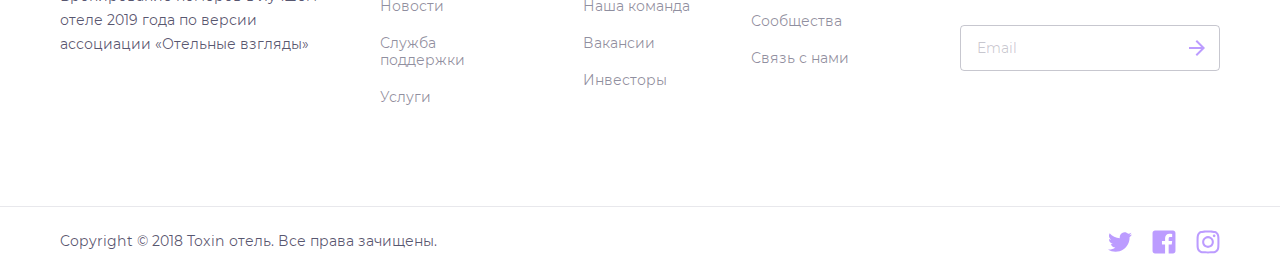
<file: search-room-page.html>
<!DOCTYPE html><head><meta charset="UTF-8"><meta name="viewport" content="width=device-width, initial-scale=1.0"><meta http-equiv="X-UA-Compatible" content="ie=edge"><title>Toxin</title><link href="assets/css/app.3f3a12272f1ecc39c67f.css" rel="stylesheet"></head><body><div class="header1"><div class="container"><div class="header1__inner"><div class="header1__logo" onclick="window.location='landing-page.html'"><div class="header1__image"><div class="header1__vector1"></div><div class="header1__vector2"></div></div><div class="header1__toxin"></div></div><ul class="header1__menu"><li> <a href="#">О нас</a></li><li class="header1__down-arrow"> <a href="#">Услуги</a></li><li><a href="#">Вакансии</a></li><li> <a href="#">Новости</a></li><li class="header1__down-arrow"> <a href="#">Соглашения</a></li><li> <form action="sign-in-page.html"> <button class="header1__log-in">войти</button></form></li><li><form action="register-page.html"><button class="header1__register">зарегестрироваться</button></form></li></ul></div></div></div><div class="container"><div class="search-room__inner">     <div class="search-room__menu"><!-- Menu --><div class="search-room__arrival-date-margin"> <div class="text-field__header">даты пребывания в отеле</div><button class="text-field__input text-field__input_dropdown">19 авг - 23 авг<div class="arrow"><img src="assets/img/down-arrow.svg" width="12" alt=""></div></button></div><div class="search-room__guests-margin"><div class="text-field__header"><!-- From "text-fields.pug" -->гости</div><div class="facilities-dropdown__menu-js"><button class="text-field__input text-field__input_dropdown facilities-dropdown__btn guests-dropdown__input-js">Сколько гостей</button><ul class="facilities-dropdown__expand guests-dropdown__btn search-room__guests-dropdown-width"><li class="facilities-dropdown__rooms"><span>Взрослые </span><div class="facilities-dropdown__count"><button class="facilities-dropdown__plus-minus facilities-dropdown__plus-minus_disabled guests-dropdown__minus-js">-</button><p class="guests-dropdown__num-js">0</p><button class="facilities-dropdown__plus-minus guests-dropdown__plus-js">+</button></div></li><li class="facilities-dropdown__rooms"><span>Дети</span><div class="facilities-dropdown__count"><button class="facilities-dropdown__plus-minus facilities-dropdown__plus-minus_disabled guests-dropdown__minus-js">-</button><p class="guests-dropdown__num-js">0</p><button class="facilities-dropdown__plus-minus guests-dropdown__plus-js">+</button></div></li><li class="facilities-dropdown__rooms"><span>Младенцы</span><div class="facilities-dropdown__count"><button class="facilities-dropdown__plus-minus facilities-dropdown__plus-minus_disabled guests-dropdown__minus-js">-</button><p class="guests-dropdown__num-js">0</p><button class="facilities-dropdown__plus-minus guests-dropdown__plus-js">+</button></div></li><div class="guests-dropdown__apply-cancel"> <button class="guests-dropdown__apply guests-dropdown__apply-js">Применить</button><button class="guests-dropdown__apply guests-dropdown__cancel-js" hidden="true">Очистить</button></div></ul></div></div><div class="search-room__slider-margin"><div class="range-slider__header">диапазон цены<p> <span id = 'rangeSliderMin'>5 000</span>₽ - <span id = 'rangeSliderMax'>10 000</span>₽</p></div><div class="range-slider__price"><div class="range-slider__range"><div class="range-slider__min"></div><div class="range-slider__max"></div></div></div><div class="search-room__cost-per-day">Стоимость за сутки пребывания в номере</div></div><div class="search-room__checkbox-margin"><h2 class="checkbox-buttons__header">Дополнительные условия</h2><ul class="checkbox-buttons__items"><li><input class="checkbox-buttons__input" id="smoke1" type="checkbox"><label class="checkbox-buttons__item" for="smoke1">Можно курить</label></li><li><input class="checkbox-buttons__input" id="pet1" type="checkbox"><label class="checkbox-buttons__item" for="pet1">Можно с питомцами</label></li><li><input class="checkbox-buttons__input" id="invite1" type="checkbox"><label class="checkbox-buttons__item" for="invite1">Можно пригласить гостей (до 10 человек)</label></li></ul></div><div class="search-room__rich-checkbox-margin"><div class="rich-checkbox__header">доступность</div><ul class="checkbox-buttons__items additionals-checkbox__expand additionals-checkbox__expand_rich"> <!-- From "buttons.pug" --><li><input class="checkbox-buttons__input" id="rich11" type="checkbox"><label class="checkbox-buttons__item rich-checkbox__item" for="rich11">Широкий коридор</label><div class="rich-checkbox__description">Ширина коридоров в номере не менее 91 см. </div></li><li><input class="checkbox-buttons__input" id="rich21" type="checkbox"><label class="checkbox-buttons__item rich-checkbox__item" for="rich21">Помощник для инвалидов</label><div class="rich-checkbox__description">На 1 этаже вас встретит специалист  и проводит до номера. </div></li></ul></div><div class="search-room__facilities-margin"><div class="text-field__header"><!-- From "text-fields.pug" -->удобства номера </div><div class="facilities-dropdown__menu-js"><button class="text-field__input text-field__input_dropdown facilities-dropdown__btn facilities-dropdown__input-js">2 спальни, 2 кровати...</button><ul class="facilities-dropdown__expand"><li class="facilities-dropdown__rooms"><span>Спальни </span><div class="facilities-dropdown__count"><button class="facilities-dropdown__plus-minus facilities-dropdown__minus-js">-</button><p class="facilities-dropdown__num-js">2</p><button class="facilities-dropdown__plus-minus facilities-dropdown__plus-js">+</button></div></li><li class="facilities-dropdown__rooms"><span>Кровати</span><div class="facilities-dropdown__count"><button class="facilities-dropdown__plus-minus facilities-dropdown__minus-js">-</button><p class="facilities-dropdown__num-js">2</p><button class="facilities-dropdown__plus-minus facilities-dropdown__plus-js">+</button></div></li><li class="facilities-dropdown__rooms"><span>Ванные комнаты</span><div class="facilities-dropdown__count"><button class="facilities-dropdown__plus-minus facilities-dropdown__plus-minus_disabled facilities-dropdown__minus-js">-</button><p class="facilities-dropdown__num-js">0</p><button class="facilities-dropdown__plus-minus facilities-dropdown__plus-js">+</button></div></li></ul></div></div><div class="search-form__additionals"><div class="additionals-checkbox additionals-checkbox-js"><button class="text-field__input text-field__input_dropdown additionals-checkbox__btn">дополнительные удобства <!-- From "text-fields.pug" --><div class="arrow arrow_up"><img src="assets/img/down-arrow.svg" width="12" alt=""></div></button><ul class="checkbox-buttons__items additionals-checkbox__expand"> <!-- From "buttons.pug" --><li><input class="checkbox-buttons__input" id="additional1" type="checkbox"><label class="checkbox-buttons__item" for="additional1">Завтрак</label></li><li><input class="checkbox-buttons__input" id="additional2" type="checkbox"><label class="checkbox-buttons__item" for="additional2">Письменный стол</label></li><li><input class="checkbox-buttons__input" id="additional3" type="checkbox"><label class="checkbox-buttons__item" for="additional3">Стул для кормления</label></li><li><input class="checkbox-buttons__input" id="additional4" type="checkbox"><label class="checkbox-buttons__item" for="additional4">Кроватка</label></li><li><input class="checkbox-buttons__input" id="additional5" type="checkbox"><label class="checkbox-buttons__item" for="additional5">Телевизор</label></li><li><input class="checkbox-buttons__input" id="additional6" type="checkbox"><label class="checkbox-buttons__item" for="additional6">Шампунь</label></li></ul></div></div></div><div class="search-room__rooms"><!-- Rooms--><div class="rooms__header">Номера, которые мы для вас подобрали</div><div class="rooms__grid"><div class="rooms__column"><div class="matched-room matched-room__grid-margin"><div class="matched-room888__photo matched-room__hover"><div class="matched-room__previous"><button class="matched-room__arrow"></button></div><a class="matched-room__link" href="room-details-page.html"></a><div class="matched-room__previous matched-room__previous_next"><button class="matched-room__arrow"></button></div></div><div class="matched-room__description"> <div class="matched-room__inner"><div class="matched-room__cost-wrapper"><div class="room-search-data__lux-number matched-room__font">888 <span>люкс</span></div><div class="room-search-data__lux-cost">9 990₽ <span>в сутки</span></div></div><div class="matched-room__line"></div><div class="matched-room__rate-wrapper"><div class="rate-button"><div class="rate-button__items"><input class="rate-button__input" id="rating53" type="radio" checked="checked" disabled="disabled" name="rating3" value="5"><label class="rate-button__item" for="rating53"></label><input class="rate-button__input" id="rating43" type="radio" disabled="disabled" name="rating3" value="4"><label class="rate-button__item" for="rating43"></label><input class="rate-button__input" id="rating33" type="radio" disabled="disabled" name="rating3" value="3"><label class="rate-button__item" for="rating33"></label><input class="rate-button__input" id="rating23" type="radio" disabled="disabled" name="rating3" value="2"><label class="rate-button__item" for="rating23"></label><input class="rate-button__input" id="rating13" type="radio" disabled="disabled" name="rating3" value="1"><label class="rate-button__item" for="rating13"></label></div></div><div class="matched-room__feedbacks">145 <span>Отзывов</span></div></div></div></div></div><div class="matched-room matched-room__grid-margin"><div class="matched-room856__photo matched-room__hover"><div class="matched-room__previous"><button class="matched-room__arrow"></button></div><a class="matched-room__link" href="/node?page=1"></a><div class="matched-room__previous matched-room__previous_next"><button class="matched-room__arrow"></button></div></div><div class="matched-room__description"> <div class="matched-room__inner"><div class="matched-room__cost-wrapper"><div class="room-search-data__lux-number matched-room__font">856 <span>люкс</span></div><div class="room-search-data__lux-cost">7 300₽ <span>в сутки</span></div></div><div class="matched-room__line"></div><div class="matched-room__rate-wrapper"><div class="rate-button"><div class="rate-button__items"><input class="rate-button__input" id="rating56" type="radio" checked="checked" disabled="disabled" name="rating6" value="5"><label class="rate-button__item" for="rating56"></label><input class="rate-button__input" id="rating46" type="radio" disabled="disabled" name="rating6" value="4"><label class="rate-button__item" for="rating46"></label><input class="rate-button__input" id="rating36" type="radio" disabled="disabled" name="rating6" value="3"><label class="rate-button__item" for="rating36"></label><input class="rate-button__input" id="rating26" type="radio" disabled="disabled" name="rating6" value="2"><label class="rate-button__item" for="rating26"></label><input class="rate-button__input" id="rating16" type="radio" disabled="disabled" name="rating6" value="1"><label class="rate-button__item" for="rating16"></label></div></div><div class="matched-room__feedbacks">19 <span>Отзывов</span></div></div></div></div></div><div class="matched-room matched-room__grid-margin"><div class="matched-room678__photo matched-room__hover"><div class="matched-room__previous"><button class="matched-room__arrow"></button></div><a class="matched-room__link" href="/node?page=1"></a><div class="matched-room__previous matched-room__previous_next"><button class="matched-room__arrow"></button></div></div><div class="matched-room__description"> <div class="matched-room__inner"><div class="matched-room__cost-wrapper"><div class="room-search-data__lux-number matched-room__font">678 <span>люкс</span></div><div class="room-search-data__lux-cost">5 500₽ <span>в сутки</span></div></div><div class="matched-room__line"></div><div class="matched-room__rate-wrapper"><div class="rate-button"><div class="rate-button__items"><input class="rate-button__input" id="rating59" type="radio" checked="checked" disabled="disabled" name="rating9" value="5"><label class="rate-button__item" for="rating59"></label><input class="rate-button__input" id="rating49" type="radio" disabled="disabled" name="rating9" value="4"><label class="rate-button__item" for="rating49"></label><input class="rate-button__input" id="rating39" type="radio" disabled="disabled" name="rating9" value="3"><label class="rate-button__item" for="rating39"></label><input class="rate-button__input" id="rating29" type="radio" disabled="disabled" name="rating9" value="2"><label class="rate-button__item" for="rating29"></label><input class="rate-button__input" id="rating19" type="radio" disabled="disabled" name="rating9" value="1"><label class="rate-button__item" for="rating19"></label></div></div><div class="matched-room__feedbacks">45 <span>Отзывов</span></div></div></div></div></div><div class="matched-room matched-room__grid-margin"><div class="matched-room666__photo matched-room__hover"><div class="matched-room__previous"><button class="matched-room__arrow"></button></div><a class="matched-room__link" href="/node?page=1"></a><div class="matched-room__previous matched-room__previous_next"><button class="matched-room__arrow"></button></div></div><div class="matched-room__description"> <div class="matched-room__inner"><div class="matched-room__cost-wrapper"><div class="room-search-data__lux-number matched-room__font">666 <span>люкс</span></div><div class="room-search-data__lux-cost">5 000₽ <span>в сутки</span></div></div><div class="matched-room__line"></div><div class="matched-room__rate-wrapper"><div class="rate-button"><div class="rate-button__items"><input class="rate-button__input" id="rating512" type="radio" checked="checked" disabled="disabled" name="rating12" value="5"><label class="rate-button__item" for="rating512"></label><input class="rate-button__input" id="rating412" type="radio" disabled="disabled" name="rating12" value="4"><label class="rate-button__item" for="rating412"></label><input class="rate-button__input" id="rating312" type="radio" disabled="disabled" name="rating12" value="3"><label class="rate-button__item" for="rating312"></label><input class="rate-button__input" id="rating212" type="radio" disabled="disabled" name="rating12" value="2"><label class="rate-button__item" for="rating212"></label><input class="rate-button__input" id="rating112" type="radio" disabled="disabled" name="rating12" value="1"><label class="rate-button__item" for="rating112"></label></div></div><div class="matched-room__feedbacks">25 <span>Отзывов</span></div></div></div></div></div></div><div class="rooms__column"><div class="matched-room matched-room__grid-margin"><div class="matched-room840__photo matched-room__hover"><div class="matched-room__previous"><button class="matched-room__arrow"></button></div><a class="matched-room__link" href="/node?page=1"></a><div class="matched-room__previous matched-room__previous_next"><button class="matched-room__arrow"></button></div></div><div class="matched-room__description"> <div class="matched-room__inner"><div class="matched-room__cost-wrapper"><div class="room-search-data__lux-number matched-room__font">840 <span>люкс</span></div><div class="room-search-data__lux-cost">9 990₽ <span>в сутки</span></div></div><div class="matched-room__line"></div><div class="matched-room__rate-wrapper"><div class="rate-button"><div class="rate-button__items"><input class="rate-button__input" id="rating54" type="radio" disabled="disabled" name="rating4" value="5"><label class="rate-button__item" for="rating54"></label><input class="rate-button__input" id="rating44" type="radio" checked="checked" disabled="disabled" name="rating4" value="4"><label class="rate-button__item" for="rating44"></label><input class="rate-button__input" id="rating34" type="radio" disabled="disabled" name="rating4" value="3"><label class="rate-button__item" for="rating34"></label><input class="rate-button__input" id="rating24" type="radio" disabled="disabled" name="rating4" value="2"><label class="rate-button__item" for="rating24"></label><input class="rate-button__input" id="rating14" type="radio" disabled="disabled" name="rating4" value="1"><label class="rate-button__item" for="rating14"></label></div></div><div class="matched-room__feedbacks">65 <span>Отзывов</span></div></div></div></div></div><div class="matched-room matched-room__grid-margin"><div class="matched-room740__photo matched-room__hover"><div class="matched-room__previous"><button class="matched-room__arrow"></button></div><a class="matched-room__link" href="/node?page=1"></a><div class="matched-room__previous matched-room__previous_next"><button class="matched-room__arrow"></button></div></div><div class="matched-room__description"> <div class="matched-room__inner"><div class="matched-room__cost-wrapper"><div class="room-search-data__lux-number matched-room__font">740 <span>люкс</span></div><div class="room-search-data__lux-cost">6 000₽ <span>в сутки</span></div></div><div class="matched-room__line"></div><div class="matched-room__rate-wrapper"><div class="rate-button"><div class="rate-button__items"><input class="rate-button__input" id="rating57" type="radio" disabled="disabled" name="rating7" value="5"><label class="rate-button__item" for="rating57"></label><input class="rate-button__input" id="rating47" type="radio" checked="checked" disabled="disabled" name="rating7" value="4"><label class="rate-button__item" for="rating47"></label><input class="rate-button__input" id="rating37" type="radio" disabled="disabled" name="rating7" value="3"><label class="rate-button__item" for="rating37"></label><input class="rate-button__input" id="rating27" type="radio" disabled="disabled" name="rating7" value="2"><label class="rate-button__item" for="rating27"></label><input class="rate-button__input" id="rating17" type="radio" disabled="disabled" name="rating7" value="1"><label class="rate-button__item" for="rating17"></label></div></div><div class="matched-room__feedbacks">44 <span>Отзывов</span></div></div></div></div></div><div class="matched-room matched-room__grid-margin"><div class="matched-room450__photo matched-room__hover"><div class="matched-room__previous"><button class="matched-room__arrow"></button></div><a class="matched-room__link" href="/node?page=1"></a><div class="matched-room__previous matched-room__previous_next"><button class="matched-room__arrow"></button></div></div><div class="matched-room__description"> <div class="matched-room__inner"><div class="matched-room__cost-wrapper"><div class="room-search-data__lux-number matched-room__font">450 <span>люкс</span></div><div class="room-search-data__lux-cost">5 300₽ <span>в сутки</span></div></div><div class="matched-room__line"></div><div class="matched-room__rate-wrapper"><div class="rate-button"><div class="rate-button__items"><input class="rate-button__input" id="rating510" type="radio" disabled="disabled" name="rating10" value="5"><label class="rate-button__item" for="rating510"></label><input class="rate-button__input" id="rating410" type="radio" checked="checked" disabled="disabled" name="rating10" value="4"><label class="rate-button__item" for="rating410"></label><input class="rate-button__input" id="rating310" type="radio" disabled="disabled" name="rating10" value="3"><label class="rate-button__item" for="rating310"></label><input class="rate-button__input" id="rating210" type="radio" disabled="disabled" name="rating10" value="2"><label class="rate-button__item" for="rating210"></label><input class="rate-button__input" id="rating110" type="radio" disabled="disabled" name="rating10" value="1"><label class="rate-button__item" for="rating110"></label></div></div><div class="matched-room__feedbacks">39 <span>Отзывов</span></div></div></div></div></div><div class="matched-room matched-room__grid-margin"><div class="matched-room444__photo matched-room__hover"><div class="matched-room__previous"><button class="matched-room__arrow"></button></div><a class="matched-room__link" href="/node?page=1"></a><div class="matched-room__previous matched-room__previous_next"><button class="matched-room__arrow"></button></div></div><div class="matched-room__description"> <div class="matched-room__inner"><div class="matched-room__cost-wrapper"><div class="room-search-data__lux-number matched-room__font">444 <span>люкс</span></div><div class="room-search-data__lux-cost">5 000₽ <span>в сутки</span></div></div><div class="matched-room__line"></div><div class="matched-room__rate-wrapper"><div class="rate-button"><div class="rate-button__items"><input class="rate-button__input" id="rating513" type="radio" disabled="disabled" name="rating13" value="5"><label class="rate-button__item" for="rating513"></label><input class="rate-button__input" id="rating413" type="radio" disabled="disabled" name="rating13" value="4"><label class="rate-button__item" for="rating413"></label><input class="rate-button__input" id="rating313" type="radio" checked="checked" disabled="disabled" name="rating13" value="3"><label class="rate-button__item" for="rating313"></label><input class="rate-button__input" id="rating213" type="radio" disabled="disabled" name="rating13" value="2"><label class="rate-button__item" for="rating213"></label><input class="rate-button__input" id="rating113" type="radio" disabled="disabled" name="rating13" value="1"><label class="rate-button__item" for="rating113"></label></div></div><div class="matched-room__feedbacks">15 <span>Отзывов</span></div></div></div></div></div></div><div class="rooms__column"> <div class="matched-room matched-room__grid-margin"><div class="matched-room980__photo matched-room__hover"><div class="matched-room__previous"><button class="matched-room__arrow"></button></div><a class="matched-room__link" href="/node?page=1"></a><div class="matched-room__previous matched-room__previous_next"><button class="matched-room__arrow"></button></div></div><div class="matched-room__description"> <div class="matched-room__inner"><div class="matched-room__cost-wrapper"><div class="room-search-data__lux-number matched-room__font">980 <span>люкс</span></div><div class="room-search-data__lux-cost">8 500₽ <span>в сутки</span></div></div><div class="matched-room__line"></div><div class="matched-room__rate-wrapper"><div class="rate-button"><div class="rate-button__items"><input class="rate-button__input" id="rating55" type="radio" disabled="disabled" name="rating5" value="5"><label class="rate-button__item" for="rating55"></label><input class="rate-button__input" id="rating45" type="radio" disabled="disabled" name="rating5" value="4"><label class="rate-button__item" for="rating45"></label><input class="rate-button__input" id="rating35" type="radio" checked="checked" disabled="disabled" name="rating5" value="3"><label class="rate-button__item" for="rating35"></label><input class="rate-button__input" id="rating25" type="radio" disabled="disabled" name="rating5" value="2"><label class="rate-button__item" for="rating25"></label><input class="rate-button__input" id="rating15" type="radio" disabled="disabled" name="rating5" value="1"><label class="rate-button__item" for="rating15"></label></div></div><div class="matched-room__feedbacks">35 <span>Отзывов</span></div></div></div></div></div><div class="matched-room matched-room__grid-margin"><div class="matched-room982__photo matched-room__hover"><div class="matched-room__previous"><button class="matched-room__arrow"></button></div><a class="matched-room__link" href="/node?page=1"></a><div class="matched-room__previous matched-room__previous_next"><button class="matched-room__arrow"></button></div></div><div class="matched-room__description"> <div class="matched-room__inner"><div class="matched-room__cost-wrapper"><div class="room-search-data__lux-number matched-room__font">982 <span>люкс</span></div><div class="room-search-data__lux-cost">5 800₽ <span>в сутки</span></div></div><div class="matched-room__line"></div><div class="matched-room__rate-wrapper"><div class="rate-button"><div class="rate-button__items"><input class="rate-button__input" id="rating58" type="radio" disabled="disabled" name="rating8" value="5"><label class="rate-button__item" for="rating58"></label><input class="rate-button__input" id="rating48" type="radio" disabled="disabled" name="rating8" value="4"><label class="rate-button__item" for="rating48"></label><input class="rate-button__input" id="rating38" type="radio" checked="checked" disabled="disabled" name="rating8" value="3"><label class="rate-button__item" for="rating38"></label><input class="rate-button__input" id="rating28" type="radio" disabled="disabled" name="rating8" value="2"><label class="rate-button__item" for="rating28"></label><input class="rate-button__input" id="rating18" type="radio" disabled="disabled" name="rating8" value="1"><label class="rate-button__item" for="rating18"></label></div></div><div class="matched-room__feedbacks">56 <span>Отзывов</span></div></div></div></div></div><div class="matched-room matched-room__grid-margin"><div class="matched-room350__photo matched-room__hover"><div class="matched-room__previous"><button class="matched-room__arrow"></button></div><a class="matched-room__link" href="/node?page=1"></a><div class="matched-room__previous matched-room__previous_next"><button class="matched-room__arrow"></button></div></div><div class="matched-room__description"> <div class="matched-room__inner"><div class="matched-room__cost-wrapper"><div class="room-search-data__lux-number matched-room__font">350 <span>люкс</span></div><div class="room-search-data__lux-cost">5 000₽ <span>в сутки</span></div></div><div class="matched-room__line"></div><div class="matched-room__rate-wrapper"><div class="rate-button"><div class="rate-button__items"><input class="rate-button__input" id="rating511" type="radio" disabled="disabled" name="rating11" value="5"><label class="rate-button__item" for="rating511"></label><input class="rate-button__input" id="rating411" type="radio" disabled="disabled" name="rating11" value="4"><label class="rate-button__item" for="rating411"></label><input class="rate-button__input" id="rating311" type="radio" checked="checked" disabled="disabled" name="rating11" value="3"><label class="rate-button__item" for="rating311"></label><input class="rate-button__input" id="rating211" type="radio" disabled="disabled" name="rating11" value="2"><label class="rate-button__item" for="rating211"></label><input class="rate-button__input" id="rating111" type="radio" disabled="disabled" name="rating11" value="1"><label class="rate-button__item" for="rating111"></label></div></div><div class="matched-room__feedbacks">77 <span>Отзывов</span></div></div></div></div></div><div class="matched-room matched-room__grid-margin"><div class="matched-room352__photo matched-room__hover"><div class="matched-room__previous"><button class="matched-room__arrow"></button></div><a class="matched-room__link" href="/node?page=1"></a><div class="matched-room__previous matched-room__previous_next"><button class="matched-room__arrow"></button></div></div><div class="matched-room__description"> <div class="matched-room__inner"><div class="matched-room__cost-wrapper"><div class="room-search-data__lux-number matched-room__font">352 <span>люкс</span></div><div class="room-search-data__lux-cost">5 000₽ <span>в сутки</span></div></div><div class="matched-room__line"></div><div class="matched-room__rate-wrapper"><div class="rate-button"><div class="rate-button__items"><input class="rate-button__input" id="rating514" type="radio" disabled="disabled" name="rating14" value="5"><label class="rate-button__item" for="rating514"></label><input class="rate-button__input" id="rating414" type="radio" disabled="disabled" name="rating14" value="4"><label class="rate-button__item" for="rating414"></label><input class="rate-button__input" id="rating314" type="radio" checked="checked" disabled="disabled" name="rating14" value="3"><label class="rate-button__item" for="rating314"></label><input class="rate-button__input" id="rating214" type="radio" disabled="disabled" name="rating14" value="2"><label class="rate-button__item" for="rating214"></label><input class="rate-button__input" id="rating114" type="radio" disabled="disabled" name="rating14" value="1"><label class="rate-button__item" for="rating114"></label></div></div><div class="matched-room__feedbacks">55 <span>Отзывов</span></div></div></div></div></div></div></div><div class="rooms__pagination"><div class="pagination"><div class="pagination__pages"><a class="pagination__page pagination__page_current" href="/node?page=1">1</a><a class="pagination__page" href="/node?page=2">2</a><a class="pagination__page" href="/node?page=3">3</a><span>&hellip;</span><a class="pagination__page" href="/node?page=15">15</a><a class="pagination__page pagination__page_next" href="/node?page=1"> </a></div><div class="pagination__total">1 – 12 из 100+ вариантов аренды</div></div></div></div></div></div><div class="search-room__line"></div><div class="footer-info"><div class="container"><div class="footer-info__inner"><div class="footer-info__about"><div class="header1__logo footer-info__logo-margin"><div class="header1__image"><div class="header1__vector1"></div><div class="header1__vector2"></div></div><div class="header1__toxin"></div></div><p>Бронирование номеров в лучшем отеле 2019 года по версии ассоциации «Отельные взгляды»</p></div><ul class="footer-info__list">Навигация<li><a href="#">О нас</a></li><li> <a href="#">Новости</a></li><li> <a href="#">Служба поддержки</a></li><li> <a href="#">Услуги</a></li></ul><ul class="footer-info__list footer-info__about-us-width">O нас<li><a href="#">О сервисе</a></li><li> <a href="#">Наша команда</a></li><li> <a href="#">Вакансии</a></li><li> <a href="#">Инвесторы</a></li></ul><ul class="footer-info__list footer-info__service-width">Служба поддержки<li><a href="#">Соглашения</a></li><li> <a href="#">Сообщества</a></li><li> <a href="#">Связь с нами</a></li></ul><ul class="footer-info__list footer-info__subscribtion-width">Подписка<li>Получайте специальные предложения и новости сервиса</li><li> <div class="text-field__special-offers"><input class="text-field__input text-field__input_subscription" type="email" name="email2" id="text-field-subscription1" placeholder="Email"><button class="arrow"><img class="text-field__subscription-array" src="assets/img/next-gradient.svg" width="16" alt=""></button></div></li></ul></div></div></div><div class="footer-copyright"> <div class="container"><div class="footer-copyright__inner"><div class="footer-copyright__rights">Copyright © 2018 Toxin отель. Все права зачищены.</div><div class="footer-copyright__social"><svg display="none"> <symbol id="twitter" viewBox="0 0 24 20" width="24px" height="24px"><path d="M21.5156 5.125C21.5469 5.25 21.5625 5.45312 21.5625 5.73438C21.5625 7.98438 21.0156 10.1562 19.9219 12.25C18.7969 14.4688 17.2188 16.2344 15.1875 17.5469C12.9688 19.0156 10.4219 19.75 7.54688 19.75C4.79688 19.75 2.28125 19.0156 0 17.5469C0.34375 17.5781 0.734375 17.5938 1.17188 17.5938C3.45312 17.5938 5.5 16.8906 7.3125 15.4844C6.21875 15.4844 5.25 15.1719 4.40625 14.5469C3.59375 13.8906 3.03125 13.0781 2.71875 12.1094C3.03125 12.1406 3.32812 12.1562 3.60938 12.1562C4.04688 12.1562 4.48438 12.1094 4.92188 12.0156C3.79688 11.7656 2.85938 11.1875 2.10938 10.2812C1.35938 9.375 0.984375 8.34375 0.984375 7.1875V7.09375C1.67188 7.5 2.40625 7.71875 3.1875 7.75C2.53125 7.28125 2 6.6875 1.59375 5.96875C1.1875 5.25 0.984375 4.46875 0.984375 3.625C0.984375 2.75 1.21875 1.92188 1.6875 1.14062C2.90625 2.67188 4.39062 3.89063 6.14062 4.79688C7.92188 5.70312 9.8125 6.20312 11.8125 6.29688C11.75 5.92188 11.7188 5.54688 11.7188 5.17188C11.7188 4.29687 11.9375 3.48438 12.375 2.73438C12.8125 1.95312 13.4062 1.34375 14.1562 0.90625C14.9062 0.46875 15.7188 0.25 16.5938 0.25C17.3125 0.25 17.9688 0.390625 18.5625 0.671875C19.1875 0.953125 19.7344 1.32812 20.2031 1.79688C21.3281 1.57812 22.375 1.1875 23.3438 0.625C22.9688 1.78125 22.25 2.6875 21.1875 3.34375C22.125 3.21875 23.0625 2.95313 24 2.54688C23.3125 3.54687 22.4844 4.40625 21.5156 5.125Z"> </path></symbol><symbol id="facebook" viewBox="0 0 22 22" width="24px" height="24px"><path d="M21.5 2.75V19.25C21.5 19.875 21.2812 20.4062 20.8438 20.8438C20.4062 21.2812 19.875 21.5 19.25 21.5H15.2656V13.2031H18.0781L18.5 10.0156H15.2656V8C15.2656 7.5 15.3594 7.125 15.5469 6.875C15.7969 6.59375 16.2188 6.45312 16.8125 6.45312H18.5V3.64062C17.8438 3.54688 17.0312 3.5 16.0625 3.5C14.8125 3.5 13.8125 3.875 13.0625 4.625C12.3438 5.34375 11.9844 6.35938 11.9844 7.67188V10.0156H9.125V13.2031H11.9844V21.5H2.75C2.125 21.5 1.59375 21.2812 1.15625 20.8438C0.71875 20.4062 0.5 19.875 0.5 19.25V2.75C0.5 2.125 0.71875 1.59375 1.15625 1.15625C1.59375 0.71875 2.125 0.5 2.75 0.5H19.25C19.875 0.5 20.4062 0.71875 20.8438 1.15625C21.2812 1.59375 21.5 2.125 21.5 2.75Z"></path></symbol><symbol id="instagram" viewBox="0 0 22 22" width="24px" height="24px"><path d="M11 5.60938C10.0312 5.60938 9.125 5.85937 8.28125 6.35938C7.46875 6.82812 6.8125 7.48438 6.3125 8.32812C5.84375 9.14062 5.60938 10.0312 5.60938 11C5.60938 11.9688 5.84375 12.875 6.3125 13.7188C6.8125 14.5312 7.46875 15.1875 8.28125 15.6875C9.125 16.1562 10.0312 16.3906 11 16.3906C11.9688 16.3906 12.8594 16.1562 13.6719 15.6875C14.5156 15.1875 15.1719 14.5312 15.6406 13.7188C16.1406 12.875 16.3906 11.9688 16.3906 11C16.3906 10.0312 16.1406 9.14062 15.6406 8.32812C15.1719 7.48438 14.5156 6.82812 13.6719 6.35938C12.8594 5.85937 11.9688 5.60938 11 5.60938ZM11 14.5156C10.0312 14.5156 9.20312 14.1719 8.51562 13.4844C7.82812 12.7969 7.48438 11.9688 7.48438 11C7.48438 10.0312 7.82812 9.20312 8.51562 8.51562C9.20312 7.82812 10.0312 7.48438 11 7.48438C11.9688 7.48438 12.7969 7.82812 13.4844 8.51562C14.1719 9.20312 14.5156 10.0312 14.5156 11C14.5156 11.9688 14.1719 12.7969 13.4844 13.4844C12.7969 14.1719 11.9688 14.5156 11 14.5156ZM17.8906 5.375C17.8594 5.71875 17.7188 6.01563 17.4688 6.26562C17.25 6.51562 16.9688 6.64062 16.625 6.64062C16.2812 6.64062 15.9844 6.51562 15.7344 6.26562C15.4844 6.01563 15.3594 5.71875 15.3594 5.375C15.3594 5.03125 15.4844 4.73437 15.7344 4.48438C15.9844 4.23438 16.2812 4.10938 16.625 4.10938C16.9688 4.10938 17.2656 4.23438 17.5156 4.48438C17.7656 4.73437 17.8906 5.03125 17.8906 5.375ZM21.4531 6.64062C21.3906 5.73438 21.25 4.95312 21.0312 4.29688C20.75 3.51562 20.3125 2.84375 19.7188 2.28125C19.1562 1.6875 18.4844 1.25 17.7031 0.96875C17.0469 0.75 16.2656 0.625 15.3594 0.59375C14.4844 0.53125 13.0312 0.5 11 0.5C8.96875 0.5 7.5 0.53125 6.59375 0.59375C5.71875 0.625 4.95312 0.75 4.29688 0.96875C3.51562 1.25 2.82812 1.6875 2.23438 2.28125C1.67188 2.84375 1.25 3.51562 0.96875 4.29688C0.75 4.95312 0.609375 5.73438 0.546875 6.64062C0.515625 7.51562 0.5 8.96875 0.5 11C0.5 13.0312 0.515625 14.5 0.546875 15.4062C0.609375 16.2812 0.75 17.0469 0.96875 17.7031C1.25 18.4844 1.67188 19.1719 2.23438 19.7656C2.82812 20.3281 3.51562 20.7344 4.29688 20.9844C4.95312 21.2344 5.71875 21.375 6.59375 21.4062C7.5 21.4688 8.96875 21.5 11 21.5C13.0312 21.5 14.4844 21.4688 15.3594 21.4062C16.2656 21.375 17.0469 21.25 17.7031 21.0312C18.4844 20.75 19.1562 20.3281 19.7188 19.7656C20.3125 19.1719 20.75 18.4844 21.0312 17.7031C21.25 17.0469 21.375 16.2812 21.4062 15.4062C21.4688 14.5 21.5 13.0312 21.5 11C21.5 8.96875 21.4844 7.51562 21.4531 6.64062ZM19.2031 17.1875C18.8281 18.125 18.1562 18.7969 17.1875 19.2031C16.6875 19.3906 15.8438 19.5156 14.6562 19.5781C14 19.6094 13.0312 19.625 11.75 19.625H10.25C9 19.625 8.03125 19.6094 7.34375 19.5781C6.1875 19.5156 5.34375 19.3906 4.8125 19.2031C3.875 18.8281 3.20312 18.1562 2.79688 17.1875C2.60938 16.6562 2.48438 15.8125 2.42188 14.6562C2.39062 13.9688 2.375 13 2.375 11.75V10.25C2.375 9 2.39062 8.03125 2.42188 7.34375C2.48438 6.15625 2.60938 5.3125 2.79688 4.8125C3.17188 3.84375 3.84375 3.17188 4.8125 2.79688C5.34375 2.60938 6.1875 2.48437 7.34375 2.42188C8.03125 2.39062 9 2.375 10.25 2.375H11.75C13 2.375 13.9688 2.39062 14.6562 2.42188C15.8438 2.48437 16.6875 2.60938 17.1875 2.79688C18.1562 3.17188 18.8281 3.84375 19.2031 4.8125C19.3906 5.3125 19.5156 6.15625 19.5781 7.34375C19.6094 8 19.625 8.96875 19.625 10.25V11.75C19.625 13 19.6094 13.9688 19.5781 14.6562C19.5156 15.8125 19.3906 16.6562 19.2031 17.1875Z"></path></symbol></svg><svg class="footer-copyright__icon"><a href="#"><use xlink:href="#twitter"></use></a></svg><svg class="footer-copyright__icon"><a href="#"><use xlink:href="#facebook"></use></a></svg><svg class="footer-copyright__icon"><a href="#"><use xlink:href="#instagram"></use></a></svg></div></div></div></div><script type="text/javascript" src="assets/js/vendors.3139c545f6808dd63880.js"></script><script type="text/javascript" src="assets/js/app.64be91227a2e6172a887.js"></script></body>
</file>
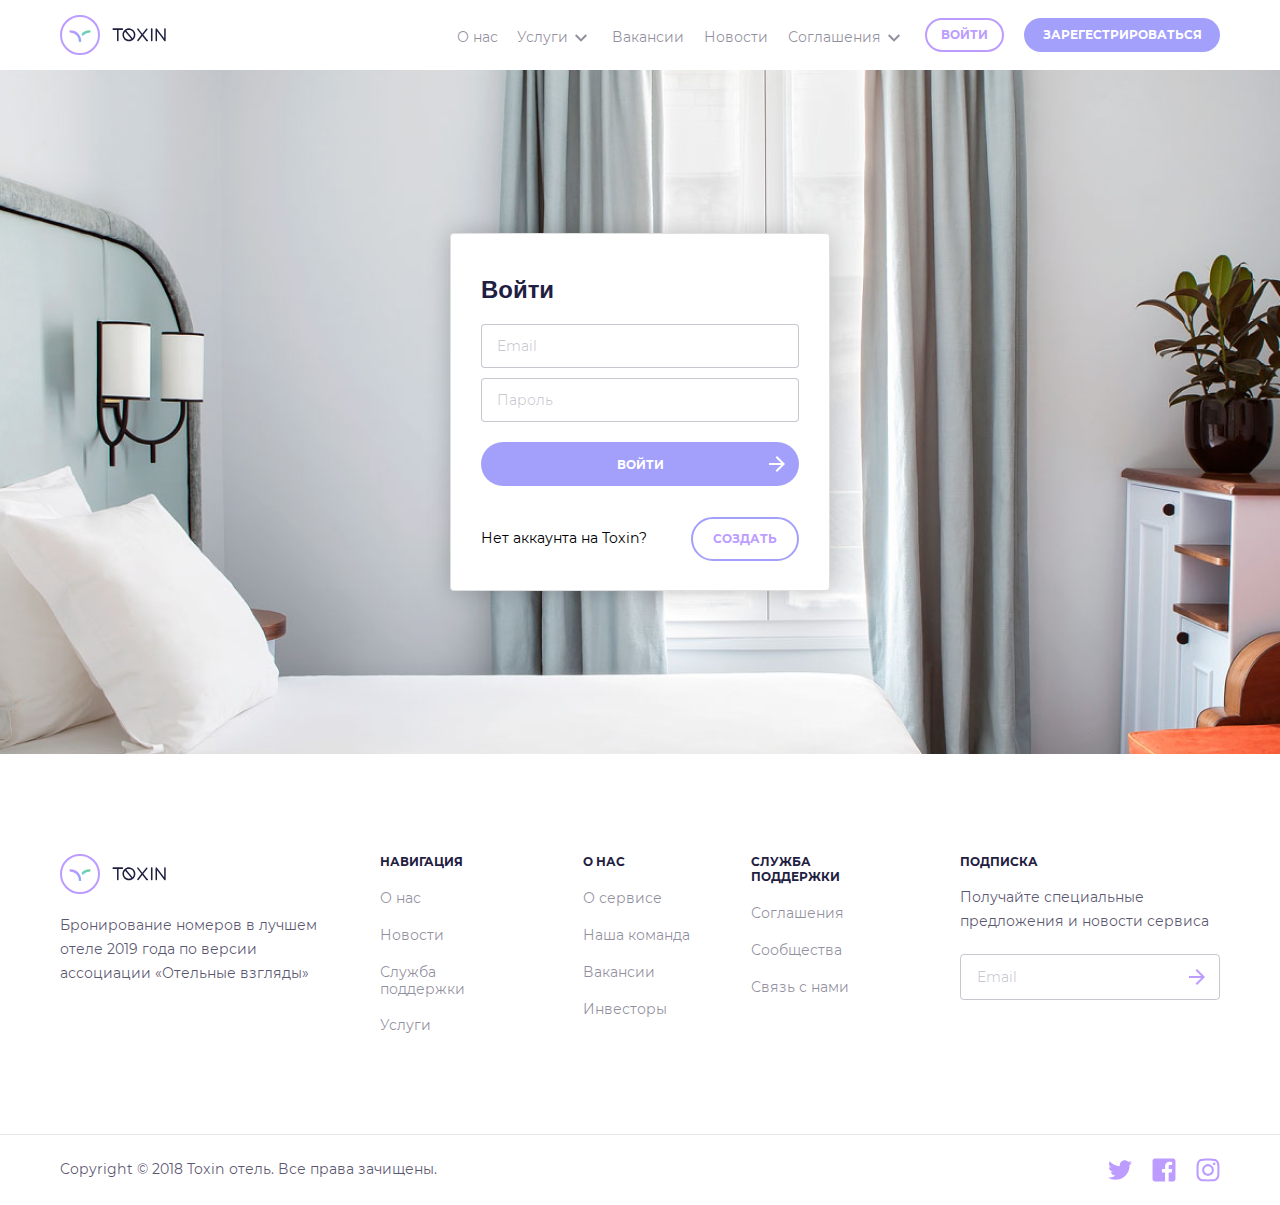
<file: sign-in-page.html>
<!DOCTYPE html><head><meta charset="UTF-8"><meta name="viewport" content="width=device-width, initial-scale=1.0"><meta http-equiv="X-UA-Compatible" content="ie=edge"><title>Toxin</title><link href="assets/css/app.3f3a12272f1ecc39c67f.css" rel="stylesheet"></head><body><div class="header1"><div class="container"><div class="header1__inner"><div class="header1__logo" onclick="window.location='landing-page.html'"><div class="header1__image"><div class="header1__vector1"></div><div class="header1__vector2"></div></div><div class="header1__toxin"></div></div><ul class="header1__menu"><li> <a href="#">О нас</a></li><li class="header1__down-arrow"> <a href="#">Услуги</a></li><li><a href="#">Вакансии</a></li><li> <a href="#">Новости</a></li><li class="header1__down-arrow"> <a href="#">Соглашения</a></li><li> <form action="sign-in-page.html"> <button class="header1__log-in">войти</button></form></li><li><form action="register-page.html"><button class="header1__register">зарегестрироваться</button></form></li></ul></div></div></div><div class="sign-in-page__image"><div class="log-in"><div class="log-in__inner"><div class="log-in__header">Войти</div><form method="post" name="logIn" id="logInForm"><div class="log-in__email-margin"><input class="text-field__input" type="email" name="email2" placeholder="Email"></div><div class="log-in__password-margin"><input class="text-field__input" type="password" placeholder="Пароль" name="logInPassword"></div><div class="register__button-wrapper"><input class="big-buttons__arrow-button register__button-margin" type="button" value="войти" id="logInButton"><div class="big-buttons__arrow"></div></div></form><div class="register-have-account"><p>Нет аккаунта на Toxin?</p><form action="register-page.html"><button class="big-buttons__sign-up big-buttons__sign-up_sign-in">создать</button></form></div></div></div></div><div class="footer-info"><div class="container"><div class="footer-info__inner"><div class="footer-info__about"><div class="header1__logo footer-info__logo-margin"><div class="header1__image"><div class="header1__vector1"></div><div class="header1__vector2"></div></div><div class="header1__toxin"></div></div><p>Бронирование номеров в лучшем отеле 2019 года по версии ассоциации «Отельные взгляды»</p></div><ul class="footer-info__list">Навигация<li><a href="#">О нас</a></li><li> <a href="#">Новости</a></li><li> <a href="#">Служба поддержки</a></li><li> <a href="#">Услуги</a></li></ul><ul class="footer-info__list footer-info__about-us-width">O нас<li><a href="#">О сервисе</a></li><li> <a href="#">Наша команда</a></li><li> <a href="#">Вакансии</a></li><li> <a href="#">Инвесторы</a></li></ul><ul class="footer-info__list footer-info__service-width">Служба поддержки<li><a href="#">Соглашения</a></li><li> <a href="#">Сообщества</a></li><li> <a href="#">Связь с нами</a></li></ul><ul class="footer-info__list footer-info__subscribtion-width">Подписка<li>Получайте специальные предложения и новости сервиса</li><li> <div class="text-field__special-offers"><input class="text-field__input text-field__input_subscription" type="email" name="email2" id="text-field-subscription1" placeholder="Email"><button class="arrow"><img class="text-field__subscription-array" src="assets/img/next-gradient.svg" width="16" alt=""></button></div></li></ul></div></div></div><div class="footer-copyright"> <div class="container"><div class="footer-copyright__inner"><div class="footer-copyright__rights">Copyright © 2018 Toxin отель. Все права зачищены.</div><div class="footer-copyright__social"><svg display="none"> <symbol id="twitter" viewBox="0 0 24 20" width="24px" height="24px"><path d="M21.5156 5.125C21.5469 5.25 21.5625 5.45312 21.5625 5.73438C21.5625 7.98438 21.0156 10.1562 19.9219 12.25C18.7969 14.4688 17.2188 16.2344 15.1875 17.5469C12.9688 19.0156 10.4219 19.75 7.54688 19.75C4.79688 19.75 2.28125 19.0156 0 17.5469C0.34375 17.5781 0.734375 17.5938 1.17188 17.5938C3.45312 17.5938 5.5 16.8906 7.3125 15.4844C6.21875 15.4844 5.25 15.1719 4.40625 14.5469C3.59375 13.8906 3.03125 13.0781 2.71875 12.1094C3.03125 12.1406 3.32812 12.1562 3.60938 12.1562C4.04688 12.1562 4.48438 12.1094 4.92188 12.0156C3.79688 11.7656 2.85938 11.1875 2.10938 10.2812C1.35938 9.375 0.984375 8.34375 0.984375 7.1875V7.09375C1.67188 7.5 2.40625 7.71875 3.1875 7.75C2.53125 7.28125 2 6.6875 1.59375 5.96875C1.1875 5.25 0.984375 4.46875 0.984375 3.625C0.984375 2.75 1.21875 1.92188 1.6875 1.14062C2.90625 2.67188 4.39062 3.89063 6.14062 4.79688C7.92188 5.70312 9.8125 6.20312 11.8125 6.29688C11.75 5.92188 11.7188 5.54688 11.7188 5.17188C11.7188 4.29687 11.9375 3.48438 12.375 2.73438C12.8125 1.95312 13.4062 1.34375 14.1562 0.90625C14.9062 0.46875 15.7188 0.25 16.5938 0.25C17.3125 0.25 17.9688 0.390625 18.5625 0.671875C19.1875 0.953125 19.7344 1.32812 20.2031 1.79688C21.3281 1.57812 22.375 1.1875 23.3438 0.625C22.9688 1.78125 22.25 2.6875 21.1875 3.34375C22.125 3.21875 23.0625 2.95313 24 2.54688C23.3125 3.54687 22.4844 4.40625 21.5156 5.125Z"> </path></symbol><symbol id="facebook" viewBox="0 0 22 22" width="24px" height="24px"><path d="M21.5 2.75V19.25C21.5 19.875 21.2812 20.4062 20.8438 20.8438C20.4062 21.2812 19.875 21.5 19.25 21.5H15.2656V13.2031H18.0781L18.5 10.0156H15.2656V8C15.2656 7.5 15.3594 7.125 15.5469 6.875C15.7969 6.59375 16.2188 6.45312 16.8125 6.45312H18.5V3.64062C17.8438 3.54688 17.0312 3.5 16.0625 3.5C14.8125 3.5 13.8125 3.875 13.0625 4.625C12.3438 5.34375 11.9844 6.35938 11.9844 7.67188V10.0156H9.125V13.2031H11.9844V21.5H2.75C2.125 21.5 1.59375 21.2812 1.15625 20.8438C0.71875 20.4062 0.5 19.875 0.5 19.25V2.75C0.5 2.125 0.71875 1.59375 1.15625 1.15625C1.59375 0.71875 2.125 0.5 2.75 0.5H19.25C19.875 0.5 20.4062 0.71875 20.8438 1.15625C21.2812 1.59375 21.5 2.125 21.5 2.75Z"></path></symbol><symbol id="instagram" viewBox="0 0 22 22" width="24px" height="24px"><path d="M11 5.60938C10.0312 5.60938 9.125 5.85937 8.28125 6.35938C7.46875 6.82812 6.8125 7.48438 6.3125 8.32812C5.84375 9.14062 5.60938 10.0312 5.60938 11C5.60938 11.9688 5.84375 12.875 6.3125 13.7188C6.8125 14.5312 7.46875 15.1875 8.28125 15.6875C9.125 16.1562 10.0312 16.3906 11 16.3906C11.9688 16.3906 12.8594 16.1562 13.6719 15.6875C14.5156 15.1875 15.1719 14.5312 15.6406 13.7188C16.1406 12.875 16.3906 11.9688 16.3906 11C16.3906 10.0312 16.1406 9.14062 15.6406 8.32812C15.1719 7.48438 14.5156 6.82812 13.6719 6.35938C12.8594 5.85937 11.9688 5.60938 11 5.60938ZM11 14.5156C10.0312 14.5156 9.20312 14.1719 8.51562 13.4844C7.82812 12.7969 7.48438 11.9688 7.48438 11C7.48438 10.0312 7.82812 9.20312 8.51562 8.51562C9.20312 7.82812 10.0312 7.48438 11 7.48438C11.9688 7.48438 12.7969 7.82812 13.4844 8.51562C14.1719 9.20312 14.5156 10.0312 14.5156 11C14.5156 11.9688 14.1719 12.7969 13.4844 13.4844C12.7969 14.1719 11.9688 14.5156 11 14.5156ZM17.8906 5.375C17.8594 5.71875 17.7188 6.01563 17.4688 6.26562C17.25 6.51562 16.9688 6.64062 16.625 6.64062C16.2812 6.64062 15.9844 6.51562 15.7344 6.26562C15.4844 6.01563 15.3594 5.71875 15.3594 5.375C15.3594 5.03125 15.4844 4.73437 15.7344 4.48438C15.9844 4.23438 16.2812 4.10938 16.625 4.10938C16.9688 4.10938 17.2656 4.23438 17.5156 4.48438C17.7656 4.73437 17.8906 5.03125 17.8906 5.375ZM21.4531 6.64062C21.3906 5.73438 21.25 4.95312 21.0312 4.29688C20.75 3.51562 20.3125 2.84375 19.7188 2.28125C19.1562 1.6875 18.4844 1.25 17.7031 0.96875C17.0469 0.75 16.2656 0.625 15.3594 0.59375C14.4844 0.53125 13.0312 0.5 11 0.5C8.96875 0.5 7.5 0.53125 6.59375 0.59375C5.71875 0.625 4.95312 0.75 4.29688 0.96875C3.51562 1.25 2.82812 1.6875 2.23438 2.28125C1.67188 2.84375 1.25 3.51562 0.96875 4.29688C0.75 4.95312 0.609375 5.73438 0.546875 6.64062C0.515625 7.51562 0.5 8.96875 0.5 11C0.5 13.0312 0.515625 14.5 0.546875 15.4062C0.609375 16.2812 0.75 17.0469 0.96875 17.7031C1.25 18.4844 1.67188 19.1719 2.23438 19.7656C2.82812 20.3281 3.51562 20.7344 4.29688 20.9844C4.95312 21.2344 5.71875 21.375 6.59375 21.4062C7.5 21.4688 8.96875 21.5 11 21.5C13.0312 21.5 14.4844 21.4688 15.3594 21.4062C16.2656 21.375 17.0469 21.25 17.7031 21.0312C18.4844 20.75 19.1562 20.3281 19.7188 19.7656C20.3125 19.1719 20.75 18.4844 21.0312 17.7031C21.25 17.0469 21.375 16.2812 21.4062 15.4062C21.4688 14.5 21.5 13.0312 21.5 11C21.5 8.96875 21.4844 7.51562 21.4531 6.64062ZM19.2031 17.1875C18.8281 18.125 18.1562 18.7969 17.1875 19.2031C16.6875 19.3906 15.8438 19.5156 14.6562 19.5781C14 19.6094 13.0312 19.625 11.75 19.625H10.25C9 19.625 8.03125 19.6094 7.34375 19.5781C6.1875 19.5156 5.34375 19.3906 4.8125 19.2031C3.875 18.8281 3.20312 18.1562 2.79688 17.1875C2.60938 16.6562 2.48438 15.8125 2.42188 14.6562C2.39062 13.9688 2.375 13 2.375 11.75V10.25C2.375 9 2.39062 8.03125 2.42188 7.34375C2.48438 6.15625 2.60938 5.3125 2.79688 4.8125C3.17188 3.84375 3.84375 3.17188 4.8125 2.79688C5.34375 2.60938 6.1875 2.48437 7.34375 2.42188C8.03125 2.39062 9 2.375 10.25 2.375H11.75C13 2.375 13.9688 2.39062 14.6562 2.42188C15.8438 2.48437 16.6875 2.60938 17.1875 2.79688C18.1562 3.17188 18.8281 3.84375 19.2031 4.8125C19.3906 5.3125 19.5156 6.15625 19.5781 7.34375C19.6094 8 19.625 8.96875 19.625 10.25V11.75C19.625 13 19.6094 13.9688 19.5781 14.6562C19.5156 15.8125 19.3906 16.6562 19.2031 17.1875Z"></path></symbol></svg><svg class="footer-copyright__icon"><a href="#"><use xlink:href="#twitter"></use></a></svg><svg class="footer-copyright__icon"><a href="#"><use xlink:href="#facebook"></use></a></svg><svg class="footer-copyright__icon"><a href="#"><use xlink:href="#instagram"></use></a></svg></div></div></div></div><script type="text/javascript" src="assets/js/vendors.3139c545f6808dd63880.js"></script><script type="text/javascript" src="assets/js/app.64be91227a2e6172a887.js"></script></body>
</file>
<file: assets/css/app.3f3a12272f1ecc39c67f.css>
@font-face{font-family:Quicksand;font-style:normal;font-weight:400;src:url(../fonts/quicksand-v19-latin-regular.eot);src:local(""),url(../fonts/quicksand-v19-latin-regular.eot?#iefix) format("embedded-opentype"),url(../fonts/quicksand-v19-latin-regular.woff2) format("woff2"),url(../fonts/quicksand-v19-latin-regular.woff) format("woff"),url(../fonts/quicksand-v19-latin-regular.ttf) format("truetype"),url(../fonts/quicksand-v19-latin-regular.svg#Quicksand) format("svg")}@font-face{font-family:Quicksand;font-style:normal;font-weight:700;src:url(../fonts/quicksand-v19-latin-700.eot);src:local(""),url(../fonts/quicksand-v19-latin-700.eot?#iefix) format("embedded-opentype"),url(../fonts/quicksand-v19-latin-700.woff2) format("woff2"),url(../fonts/quicksand-v19-latin-700.woff) format("woff"),url(../fonts/quicksand-v19-latin-700.ttf) format("truetype"),url(../fonts/quicksand-v19-latin-700.svg#Quicksand) format("svg")}@font-face{font-family:Montserrat;font-style:normal;font-weight:400;src:url(../fonts/montserrat-v14-latin-regular.eot);src:local("Montserrat Regular"),local("Montserrat-Regular"),url(../fonts/montserrat-v14-latin-regular.eot?#iefix) format("embedded-opentype"),url(../fonts/montserrat-v14-latin-regular.woff2) format("woff2"),url(../fonts/montserrat-v14-latin-regular.woff) format("woff"),url(../fonts/montserrat-v14-latin-regular.ttf) format("truetype"),url(../fonts/montserrat-v14-latin-regular.svg#Montserrat) format("svg")}@font-face{font-family:Montserrat;font-style:normal;font-weight:700;src:url(../fonts/montserrat-v14-latin-700.eot);src:local("Montserrat Bold"),local("Montserrat-Bold"),url(../fonts/montserrat-v14-latin-700.eot?#iefix) format("embedded-opentype"),url(../fonts/montserrat-v14-latin-700.woff2) format("woff2"),url(../fonts/montserrat-v14-latin-700.woff) format("woff"),url(../fonts/montserrat-v14-latin-700.ttf) format("truetype"),url(../fonts/montserrat-v14-latin-700.svg#Montserrat) format("svg")}@font-face{font-family:Montserrat;font-style:normal;font-weight:400;src:url(../fonts/montserrat-v14-cyrillic-regular.eot);src:local("Montserrat Regular"),local("Montserrat-Regular"),url(../fonts/montserrat-v14-cyrillic-regular.eot?#iefix) format("embedded-opentype"),url(../fonts/montserrat-v14-cyrillic-regular.woff2) format("woff2"),url(../fonts/montserrat-v14-cyrillic-regular.woff) format("woff"),url(../fonts/montserrat-v14-cyrillic-regular.ttf) format("truetype"),url(../fonts/montserrat-v14-cyrillic-regular.svg#Montserrat) format("svg")}@font-face{font-family:Montserrat;font-style:normal;font-weight:700;src:url(../fonts/montserrat-v14-cyrillic-700.eot);src:local("Montserrat Bold"),local("Montserrat-Bold"),url(../fonts/montserrat-v14-cyrillic-700.eot?#iefix) format("embedded-opentype"),url(../fonts/montserrat-v14-cyrillic-700.woff2) format("woff2"),url(../fonts/montserrat-v14-cyrillic-700.woff) format("woff"),url(../fonts/montserrat-v14-cyrillic-700.ttf) format("truetype"),url(../fonts/montserrat-v14-cyrillic-700.svg#Montserrat) format("svg")}a,abbr,acronym,address,applet,article,aside,audio,b,big,blockquote,body,canvas,caption,center,cite,code,dd,del,details,dfn,div,dl,dt,em,embed,fieldset,figcaption,figure,footer,form,h1,h2,h3,h4,h5,h6,header,hgroup,html,i,iframe,img,ins,kbd,label,legend,li,mark,menu,nav,object,ol,output,p,pre,q,ruby,s,samp,section,small,span,strike,strong,sub,summary,sup,table,tbody,td,tfoot,th,thead,time,tr,tt,u,ul,var,video{margin:0;padding:0;font-size:100%;vertical-align:baseline}a:active,a:hover{outline:0}h1,h2,h3,h4,h5,h6{font-size:100%;font-weight:400}html{-webkit-box-sizing:border-box;box-sizing:border-box}:focus{outline:0}audio,img,video{max-width:100%;height:auto}audio,canvas,iframe,img,svg,video{vertical-align:middle}iframe{border:0}textarea{resize:none;overflow:auto;vertical-align:top;box-shadow:none;-webkit-box-shadow:none;-moz-box-shadow:none}button,input,select,textarea{outline:none;border:none;font-size:100%;margin:0;padding:0}button,input{line-height:normal}table{border-collapse:collapse;border-spacing:0}td,th{padding:0;text-align:left}button{background:#fff}a{text-decoration:none}li,ul{margin:0;padding:0;list-style-type:none}.container{width:100%;max-width:1160px;margin:0 auto}h1,h2,h3,h4,h5,h6{margin:0}html{font-size:19px}body{margin:0;padding:0;font-size:1rem;color:#1f2041;font-family:Quicksand,sans-serif}*,:after,:before{-webkit-box-sizing:border-box;box-sizing:border-box}.clearfix:after{content:"";clear:both;display:table}.logo{width:1440px;margin:0 auto}.logo__inner{position:relative;background-color:none;height:48px;width:48px;margin:1.58rem 0 1.58rem 1.58rem}.logo__vector_1{position:absolute;top:0;left:0}.logo__vector_2{position:absolute;top:18.35px;left:11.29px}.logo__vector_3{position:absolute;top:18.35px;left:25.77px}.colors-and-types{padding-top:1.95rem}.colors-and-types__inner{display:-webkit-box;display:-ms-flexbox;display:flex;-webkit-box-pack:justify;-ms-flex-pack:justify;justify-content:space-between}.colors{min-width:269.26px}.colors__rectangles{float:left;width:70px}.colors__rectangle{width:70px;height:70px;border-radius:6px;margin-bottom:1.05rem}.colors__rectangle_1{background:#1f2041}.colors__rectangle_2{background:rgba(31,32,65,.75)}.colors__rectangle_3{background:rgba(31,32,65,.5)}.colors__rectangle_4{background:rgba(31,32,65,.25)}.colors__rectangle_5{background:rgba(31,32,65,.05)}.colors__rectangle_6{background:#bc9cff}.colors__rectangle_7{background:#6fcf97}.colors__descriptions{float:right;width:159px;height:610px}.colors__description span{font-weight:700}.colors__description{display:-webkit-box;display:-ms-flexbox;display:flex;-webkit-box-orient:vertical;-webkit-box-direction:normal;-ms-flex-direction:column;flex-direction:column;-webkit-box-pack:center;-ms-flex-pack:center;justify-content:center;width:159px;height:70px;margin-bottom:1.05rem}.types{width:403px;font-family:Montserrat,sans-serif;font-style:normal}.types__terms{width:100%;margin-bottom:2.63rem}.types__float{float:right;min-height:0;min-width:0}.types__terms:last-child{margin-bottom:0}.types__header{float:left;width:37px;text-align:right;color:rgba(31,32,65,.25)}.types__header_1{font-size:1.26rem;line-height:1.53rem}.types__header_2{font-size:1rem;line-height:1.21rem}.types__header_3{font-size:.63rem;line-height:.79rem}.types__header_4{font-size:.74rem;line-height:1.26rem}.types__description{display:inline-block;width:336px;height:auto;font-weight:700;color:#1f2041}.types__description_1{font-family:Quicksand,sans-serif;font-size:1.26rem;line-height:1.58rem}.types__description_2{font-family:Quicksand,sans-serif;font-size:1rem;line-height:1.26rem}.types__description_3{font-size:.63rem;line-height:.79rem;text-transform:uppercase}.types__description_4{font-style:normal;font-weight:400;font-size:.74rem;line-height:1.26rem;color:rgba(31,32,65,.75)}.form-elements{margin-top:7.37rem}.form-elements__inner,.text-fields{display:-webkit-box;display:-ms-flexbox;display:flex;-ms-flex-wrap:wrap;flex-wrap:wrap}.text-fields{width:320px;-webkit-box-pack:justify;-ms-flex-pack:justify;justify-content:space-between;margin-right:6.63rem}.arrow{display:-webkit-box;display:-ms-flexbox;display:flex;-webkit-box-align:center;-ms-flex-align:center;align-items:center;-webkit-box-pack:center;-ms-flex-pack:center;justify-content:center;background:none;position:absolute;top:0;right:0;width:44px;height:44px;cursor:pointer}.text-field{margin-bottom:1.05rem;width:100%}.text-field_date-dropdown{width:150px;margin:1.05rem 0 2.11rem}.text-field_filter-date-dropdown{width:266px;margin-bottom:2.11rem}.text-field_subscription{width:266px}.text-field__input{-webkit-box-align:center;-ms-flex-align:center;align-items:center;padding-left:.79rem;height:44px;width:100%;border:1px solid rgba(31,32,65,.25);border-radius:4px;font-family:Montserrat,sans-serif;font-size:.74rem;color:rgba(31,32,65,.75);position:relative}.text-field__input::-webkit-input-placeholder{color:rgba(31,32,65,.25)}.text-field__input:-moz-placeholder,.text-field__input::-moz-placeholder{color:rgba(31,32,65,.25)}.text-field__input:-ms-input-placeholder{color:rgba(31,32,65,.25)}.text-field__input:focus,.text-field__input:hover,.text-field__input_hover{border:1px solid rgba(31,32,65,.5)}.text-field__input_hover::-webkit-input-placeholder{color:rgba(31,32,65,.75)}.text-field__input_hover:-moz-placeholder,.text-field__input_hover::-moz-placeholder{color:rgba(31,32,65,.75)}.text-field__input_hover:-ms-input-placeholder{color:rgba(31,32,65,.75)}.text-field__input_dropdown{cursor:pointer;background:none;text-align:left}.text-field__input_subscription{width:224px;height:42px;border:none}.text-field__input_subscription:focus,.text-field__input_subscription:hover{border:none}.text-field__header{display:-webkit-box;display:-ms-flexbox;display:flex;-webkit-box-pack:justify;-ms-flex-pack:justify;justify-content:space-between;margin-bottom:.26rem;font-family:Montserrat,sans-serif;font-weight:700;font-size:.63rem;text-transform:uppercase;color:#1f2041}.text-field__status{font-weight:400;text-transform:uppercase;color:rgba(31,32,65,.5)}.text-field__special-offers{display:-webkit-box;display:-ms-flexbox;display:flex;-webkit-box-pack:justify;-ms-flex-pack:justify;justify-content:space-between;position:relative;border:1px solid rgba(31,32,65,.25);border-radius:4px;padding:1px}.text-field__special-offers:focus,.text-field__special-offers:hover{border:1px solid rgba(31,32,65,.5)}.different-buttons{width:260px;font-family:Montserrat,sans-serif;margin-right:6.95rem}.checkbox-buttons{width:222px;margin-bottom:2.16rem}.checkbox-buttons__header{font-family:Montserrat,sans-serif;font-weight:700;font-size:.63rem;text-transform:uppercase;color:#1f2041;margin-bottom:.53rem}.checkbox-buttons__items{display:-webkit-box;display:-ms-flexbox;display:flex;-ms-flex-wrap:wrap;flex-wrap:wrap}.checkbox-buttons__items li{margin-bottom:.68rem;padding-left:1.58rem}.checkbox-buttons__items li input:not(checked)+label:after{position:absolute;content:"";width:20px;height:20px;left:-30px;top:-1px;background:url(../img/checked.svg) no-repeat 5.5px 4px;opacity:0;-webkit-transition:.2s;-o-transition:.2s;transition:.2s}.checkbox-buttons__items li input:checked+label:after{opacity:1}.checkbox-buttons__items li input:checked+label:before{border:1px solid #bc9cff}.checkbox-buttons__items li:last-child{margin-bottom:0}.checkbox-buttons__input{display:none}.checkbox-buttons__item{position:relative;cursor:pointer;font-family:Montserrat,sans-serif;font-size:.74rem;color:rgba(31,32,65,.5)}.checkbox-buttons__item:hover{color:rgba(31,32,65,.75)}.checkbox-buttons__item:before{position:absolute;content:"";width:20px;height:20px;left:-30px;top:-1px;border:1px solid rgba(31,32,65,.25);border-radius:4px}.checkbox-buttons__item:hover:before{border:1px solid #bc9cff}.radio-buttons{width:221px;margin-bottom:1.95rem}.radio-buttons__header{font-weight:700;font-size:.63rem;text-transform:uppercase;color:#1f2041;margin-bottom:.53rem}.radio-buttons__items{display:-webkit-box;display:-ms-flexbox;display:flex;-webkit-box-pack:justify;-ms-flex-pack:justify;justify-content:space-between}.radio-buttons__items li{position:relative}.radio-buttons__items li input:not(checked)+label:after{position:absolute;top:3px;left:4px;width:12px;height:12px;content:"";background:-webkit-gradient(linear,left top,left bottom,from(#bc9cff),to(#8ba4f9));background:-o-linear-gradient(top,#bc9cff 0,#8ba4f9 100%);background:linear-gradient(180deg,#bc9cff,#8ba4f9);border-radius:10px;opacity:0;-webkit-transition:all .2s;-o-transition:all .2s;transition:all .2s}.radio-buttons__items li input:checked+label:after{opacity:1}.radio-buttons__items li input:checked+label{color:rgba(31,32,65,.75)}.radio-buttons__items li input:checked+label:before{border:1px solid #bc9cff}.radio-buttons__item{cursor:pointer;position:relative;font-size:.74rem;color:rgba(31,32,65,.5);padding-left:1.58rem}.radio-buttons__item:hover{color:rgba(31,32,65,.75)}.radio-buttons__item:before{position:absolute;content:"";top:-1px;left:0;width:20px;height:20px;border:1px solid rgba(31,32,65,.25);border-radius:10px}.radio-buttons__item:hover:before{border:1px solid #bc9cff;color:rgba(31,32,65,.75)}.radio-buttons__input{display:none}.toggle{width:260px;margin-bottom:2.11rem}.toggle__header{font-weight:700;font-size:.63rem;text-transform:uppercase;color:#1f2041;margin-bottom:.53rem}.toggle__input{display:none}.toggle__item{position:relative;font-size:.74rem;color:rgba(31,32,65,.75);padding-left:2.63rem;cursor:pointer}.toggle__item:before{width:40px;height:20px;left:0;top:-1px;border:1px solid rgba(31,32,65,.25);border-radius:10px}.toggle__item:after,.toggle__item:before{position:absolute;content:"";-webkit-transition:.5s;-o-transition:.5s;transition:.5s}.toggle__item:after{width:12px;height:12px;left:4px;top:3px;background:rgba(31,32,65,.25);border-radius:10px}.toggle input:checked+label:before{border:1px solid #bc9cff;border-radius:10px}.toggle input:checked+label:after{left:24px;background:#a3a0fc}.like-button{width:90px;margin-bottom:2.11rem}.like-button__header{font-weight:700;font-size:.63rem;text-transform:uppercase;color:#1f2041;margin-bottom:.84rem}.like-button input{display:none}.like-button__item{display:block;cursor:pointer;position:relative;width:40px;height:20px;border:1px solid rgba(31,32,65,.25);border-radius:10px}.like-button__item:hover{border:1px solid #bc9cff}.like-button__item:before{content:"";width:20px;height:20px;background:url(../img/favorite-border.svg) no-repeat 4px 5px}.like-button__item:after,.like-button__item:before{position:absolute;-webkit-transition:.5s;-o-transition:.5s;transition:.5s}.like-button__item:after{top:3px;left:20px;content:"12";font-size:.53rem;text-align:center;color:rgba(31,32,65,.25)}.like-button input:checked+label:before{background:url(../img/favorite-color.svg) no-repeat 4px 5px}.like-button input:checked+label:after{color:#bc9cff;content:"13"}.like-button input:checked+label{border:1px solid #bc9cff}.rate-button{width:120px}.rate-button__header{font-weight:700;font-size:.63rem;text-transform:uppercase;color:#1f2041;margin-bottom:.84rem}.rate-button__items{display:-webkit-box;display:-ms-flexbox;display:flex;-webkit-box-pack:justify;-ms-flex-pack:justify;justify-content:space-between;-webkit-box-orient:horizontal;-webkit-box-direction:reverse;-ms-flex-direction:row-reverse;flex-direction:row-reverse}.rate-button__input{display:none}.rate-button__item{width:24px;height:24px;background:url(../img/star-border.svg) no-repeat 50% 50%;cursor:pointer;-webkit-transition:.2s;-o-transition:.2s;transition:.2s}.rate-button__item:hover,.rate-button__item:hover~label,.rate-button__items input:checked~label{background:url(../img/star.svg) no-repeat 50% 50%}.sliders{width:320px;font-family:Montserrat,sans-serif}.range-slider{width:266px;margin-bottom:2.16rem}.range-slider__header{display:-webkit-box;display:-ms-flexbox;display:flex;-webkit-box-pack:justify;-ms-flex-pack:justify;justify-content:space-between;font-family:Montserrat,sans-serif;font-weight:700;font-size:.63rem;text-transform:uppercase;color:#1f2041;margin-bottom:1.21rem}.range-slider__header p{font-weight:400;font-size:.63rem;text-transform:uppercase;color:rgba(31,32,65,.5)}.range-slider__price{position:relative;width:266px;height:6px;border:1px solid rgba(31,32,65,.25);border-radius:3px}.range-slider__range{display:-webkit-box;display:-ms-flexbox;display:flex;-webkit-box-pack:justify;-ms-flex-pack:justify;justify-content:space-between;-webkit-box-align:center;-ms-flex-align:center;align-items:center;position:absolute;width:auto;height:6px;top:-1px;left:75px;right:86px;border-radius:3px}.range-slider__max,.range-slider__min,.range-slider__range{background:-webkit-gradient(linear,left top,left bottom,from(#6fcf97),to(#66d2ea));background:-o-linear-gradient(top,#6fcf97 0,#66d2ea 100%);background:linear-gradient(180deg,#6fcf97,#66d2ea)}.range-slider__max,.range-slider__min{border:2px solid #fff;border-radius:10px;width:14px;height:14px;cursor:pointer}.big-buttons{width:320px;margin-bottom:2.11rem}.big-buttons__header{width:51px;height:15px;font-weight:700;font-size:.63rem;text-transform:uppercase;color:#1f2041;margin-bottom:.84rem}.big-buttons__register{margin-bottom:1.05rem;width:218px;display:-webkit-box;display:-ms-flexbox;display:flex;-webkit-box-pack:justify;-ms-flex-pack:justify;justify-content:space-between}.big-buttons__sign-up{font-family:Montserrat,sans-serif;padding:0 1.05rem;height:44px;background:#a3a0fc;border-radius:22px;font-weight:700;font-size:.63rem;text-transform:uppercase;color:#fff;-webkit-transition:.2s;-o-transition:.2s;transition:.2s;cursor:pointer}.big-buttons__sign-up:hover{background-color:rgba(163,160,252,.5)}.big-buttons__sign-up_sign-in{border:2px solid #a3a0fc;background:none;color:#bc9cff}.big-buttons__sign-up_sign-in:hover{background:none;border-color:rgba(163,160,252,.5)}.big-buttons__links{margin-bottom:1.05rem}.big-buttons__click-me{font-family:Montserrat,sans-serif;font-weight:700;font-size:.63rem;text-transform:uppercase;color:#bc9cff;cursor:pointer}.big-buttons__click-me:hover{color:rgba(31,32,65,.5)}.big-buttons__arrow-button{position:relative;display:-webkit-box;display:-ms-flexbox;display:flex;height:44px;width:100%;background:#a3a0fc;border-radius:22px;text-transform:uppercase;-webkit-box-align:center;-ms-flex-align:center;align-items:center;-webkit-box-pack:center;-ms-flex-pack:center;justify-content:center;font-family:Montserrat,sans-serif;font-weight:700;font-size:.63rem;color:#fff;cursor:pointer;-webkit-transition:.2s;-o-transition:.2s;transition:.2s}.big-buttons__arrow-button:hover{background-color:rgba(163,160,252,.5)}.big-buttons__arrow{position:absolute;top:0;right:0;width:44px;height:44px;background:url(../img/next.svg) no-repeat 50% 50%}.pagination{width:240px}.pagination__header{font-family:Montserrat,sans-serif;font-weight:700;font-size:.63rem;text-transform:uppercase;color:#1f2041;margin-bottom:.84rem}.pagination__pages{display:-webkit-box;display:-ms-flexbox;display:flex;-webkit-box-orient:horizontal;-webkit-box-direction:normal;-ms-flex-direction:row;flex-direction:row;margin-bottom:.58rem}.pagination__page,.pagination__pages span{display:-webkit-box;display:-ms-flexbox;display:flex;-webkit-box-pack:center;-ms-flex-pack:center;justify-content:center;-webkit-box-align:center;-ms-flex-align:center;align-items:center;min-width:40px;height:40px;font-family:Montserrat,sans-serif;font-size:.63rem;color:rgba(31,32,65,.5);border-radius:22px;-webkit-transition:.4s;-o-transition:.4s;transition:.4s}.pagination__page:hover,.pagination__pages span:hover{opacity:.5}.pagination__page:hover,.pagination__page_current,.pagination__pages span:hover,.pagination__pages span_current{background:#bc9cff;color:#fff;border-radius:22px;font-weight:700}.pagination__page_next,.pagination__pages span_next{background:#6fcf97 url(../img/next.svg) 50% 50% no-repeat;border-radius:22px}.pagination__page_next:hover,.pagination__pages span_next:hover{background:#6fcf97 url(../img/next.svg) 50% 50% no-repeat;opacity:.5}.pagination__page_current:hover{opacity:1}.pagination__pages span:hover{color:rgba(31,32,65,.5);background:#fff;font-weight:400;opacity:1}.pagination__total{font-family:Montserrat,sans-serif;font-size:.74rem;text-align:center;color:rgba(31,32,65,.75)}.active-dropdowns{margin-top:4.21rem;width:100%;display:-webkit-box;display:-ms-flexbox;display:flex;-webkit-box-pack:justify;-ms-flex-pack:justify;justify-content:space-between;-ms-flex-wrap:wrap;flex-wrap:wrap}.facilities-dropdown{width:266px;margin-right:5.58rem}.facilities-dropdown__expand{position:absolute;z-index:3;width:266px;border:1px solid rgba(31,32,65,.5);border-top:0;border-radius:0 0 4px 4px;display:none;font-family:Montserrat,sans-serif;text-transform:uppercase;font-weight:700;font-size:.63rem;color:#1f2041;background:#fff}.facilities-dropdown__open-js .facilities-dropdown__expand{display:block}.facilities-dropdown__open-js .facilities-dropdown__btn{border:1px solid rgba(31,32,65,.5);border-radius:4px 4px 0 0}.facilities-dropdown__btn:after{position:absolute;content:"";top:0;right:0;width:44px;height:44px;background:url(../img/down-arrow.svg) no-repeat 16px 16px}.facilities-dropdown__rooms{display:-webkit-box;display:-ms-flexbox;display:flex;-webkit-box-pack:justify;-ms-flex-pack:justify;justify-content:space-between;-webkit-box-align:center;-ms-flex-align:center;align-items:center;padding:.37rem .37rem 0 .79rem}.facilities-dropdown__rooms:last-child{margin-bottom:.37rem}.facilities-dropdown__count{width:92px;-webkit-box-pack:justify;-ms-flex-pack:justify;justify-content:space-between}.facilities-dropdown__count,.facilities-dropdown__plus-minus{display:-webkit-box;display:-ms-flexbox;display:flex;-webkit-box-align:center;-ms-flex-align:center;align-items:center}.facilities-dropdown__plus-minus{width:30px;height:30px;border:1px solid rgba(31,32,65,.25);border-radius:50%;color:rgba(31,32,65,.5);font-family:inherit;font-weight:400;font-size:.95rem;-webkit-box-pack:center;-ms-flex-pack:center;justify-content:center;background:#fff;cursor:pointer;-webkit-transition:.2s;-o-transition:.2s;transition:.2s}.facilities-dropdown__plus-minus:hover{border:none;background:rgba(31,32,65,.25) 1px 1px;color:#fff}.facilities-dropdown__plus-minus_disabled,.facilities-dropdown__plus-minus_disabled:hover{border:1px solid rgba(31,32,65,.1);color:rgba(31,32,65,.1);background:#fff}.guests-dropdown,.guests-dropdown__btn{width:320px}.guests-dropdown__apply-cancel{display:-webkit-box;display:-ms-flexbox;display:flex;-webkit-box-pack:justify;-ms-flex-pack:justify;justify-content:space-between;padding:1.05rem .37rem .68rem .74rem;-webkit-box-orient:horizontal;-webkit-box-direction:reverse;-ms-flex-direction:row-reverse;flex-direction:row-reverse}.guests-dropdown__apply{font-family:Montserrat,sans-serif;text-transform:uppercase;font-weight:700;color:#bc9cff;cursor:pointer}.guests-dropdown__apply:hover{color:rgba(31,32,65,.5)}.room-information{margin-top:5.26rem;display:-webkit-box;display:-ms-flexbox;display:flex;-webkit-box-pack:justify;-ms-flex-pack:justify;justify-content:space-between;width:100%}.room-information__conviniences{font-family:Montserrat,sans-serif;font-size:.74rem;color:rgba(31,32,65,.75);width:291px}.room-information__conviniences h2{font-weight:700;margin-bottom:.42rem}.room-information__item{position:relative;border-bottom:1px solid rgba(31,32,65,.1);padding-bottom:1.05rem;padding-left:3.05rem;margin-bottom:1.21rem;width:280px}.room-information__item:before{position:absolute;top:.5px;left:7px;content:"";width:55px;height:55px;background:url(../img/location_city-24px.svg) no-repeat}.room-information__item_smile:before{top:1px;left:5.5px;background:url(../img/happy.svg) no-repeat}.room-information__feedback{width:100%;max-width:712px;font-family:Montserrat,sans-serif;font-size:.74rem;line-height:1.26rem;color:rgba(31,32,65,.75);padding-left:3.05rem}.room-information__user-name{font-weight:700}.room-information__user{position:relative;margin-bottom:.53rem}.room-information__user:before{position:absolute;left:-60px;z-index:1;content:"";width:48px;height:48px;background:url(../img/avatar.png) no-repeat -20px -10px;-webkit-box-shadow:0 13px 20px rgba(31,32,65,.08);box-shadow:0 13px 20px rgba(31,32,65,.08)}.room-information__like-item:after{top:-3px}.room-information__comment{position:relative}.room-information__like{position:absolute;top:2px;left:-56px}.checkbox-lists{margin-top:2.11rem;width:100%;display:-webkit-box;display:-ms-flexbox;display:flex;-webkit-box-pack:justify;-ms-flex-pack:justify;justify-content:space-between;-ms-flex-wrap:wrap;flex-wrap:wrap}.additionals-checkbox{width:265px}.additionals-checkbox__btn{font-weight:700;font-size:.63rem;text-transform:uppercase;color:#1f2041;border:none;padding-left:0}.additionals-checkbox__btn:focus,.additionals-checkbox__btn:hover{border:none}.additionals-checkbox__expand{font-family:Montserrat,sans-serif;display:-webkit-box;display:-ms-flexbox;display:flex;-webkit-box-orient:vertical;-webkit-box-direction:normal;-ms-flex-direction:column;flex-direction:column;position:absolute;z-index:1;background:#fff;width:265px;display:none}.additionals-checkbox__open-js .additionals-checkbox__expand{display:block}.additionals-checkbox__open-js .arrow_up{-webkit-transform:rotate(-180deg);-ms-transform:rotate(-180deg);transform:rotate(-180deg);-webkit-transition:.2s;-o-transition:.2s;transition:.2s}.rich-checkbox{margin-top:.76rem;margin-right:-2.79rem}.additionals-checkbox__expand_rich{display:block;z-index:0;position:relative}.rich-checkbox__header{font-family:Montserrat,sans-serif;font-weight:700;font-size:.63rem;text-transform:uppercase;color:#1f2041;margin-bottom:.68rem}.rich-checkbox__description{font-size:.63rem;color:rgba(31,32,65,.5);margin-bottom:-.21rem;margin-top:.26rem}.rich-checkbox__item{font-weight:700;color:rgba(31,32,65,.75);margin-bottom:.26rem}.rich-checkbox__item:hover{color:#1f2041}.bullet-list{margin-top:.76rem;margin-right:1.47rem;width:292px}.bullet-list__header,.bullet-list__item{margin-bottom:.95rem}.bullet-list__item{position:relative;font-family:Montserrat,sans-serif;font-weight:400;font-size:.74rem;color:rgba(31,32,65,.75)}.bullet-list__item:before{position:absolute;content:"";top:.21rem;left:-1.08rem;width:10.43px;height:10px;background:rgba(31,32,65,.25);border-radius:50%/50%}.bullet-list ul{padding-left:1.1rem}.cards{margin-top:7.89rem;padding-top:7.89rem;padding-bottom:7.89rem;background-color:#e5e5e5}.cards__inner{width:100%}.cards__first-column,.cards__second-column{float:left;margin-right:2rem}.cards__third-column{float:left}.room-search-form{margin-bottom:2.11rem;width:382px;background:#fff;border:1px solid rgba(0,0,0,.12);-webkit-box-shadow:0 0 25px rgba(0,0,0,.2);box-shadow:0 0 25px rgba(0,0,0,.2);border-radius:4px;max-height:374px}.room-search-form__inner{margin:2.11rem 1.58rem 1.58rem}.room-search-form__header{font-family:Quicksand,sans-serif;font-weight:700;font-size:1.26rem;line-height:1.58rem;color:#1f2041;margin-right:.74rem;margin-bottom:1.05rem}.room-search-form__arrival-wrapper{position:relative;display:-webkit-box;display:-ms-flexbox;display:flex;-webkit-box-pack:justify;-ms-flex-pack:justify;justify-content:space-between;-ms-flex-wrap:wrap;flex-wrap:wrap;margin-bottom:1.11rem}.room-search-form__arrival{min-width:7.89rem}.room-search-form__arrival-button:after,.room-search-form__checkout-button:after{position:absolute;content:"";top:0;right:0;width:44px;height:44px;background:url(../img/down-arrow.svg) no-repeat 16px 16px}.room-search-form__arrival-button:focus,.room-search-form__checkout-button:focus{border-color:rgba(31,32,65,.25)}.drop-calendar{position:absolute;z-index:100;top:70px}.room-search-form__margin{margin-bottom:1.63rem}.room-search-data{margin-bottom:2.11rem;width:382px;background:#fff;border:1px solid rgba(0,0,0,.12);-webkit-box-shadow:0 0 25px rgba(0,0,0,.2);box-shadow:0 0 25px rgba(0,0,0,.2);border-radius:4px}.room-search-data__header{display:-webkit-box;display:-ms-flexbox;display:flex;-webkit-box-pack:justify;-ms-flex-pack:justify;justify-content:space-between;margin-bottom:1.05rem;position:relative}.room-search-data__lux-number{position:relative;font-family:Quicksand,sans-serif;font-size:1.26rem;font-weight:700;color:#1f2041;padding-left:1.16rem;line-height:.89rem}.room-search-data__lux-number span{font-family:Montserrat,sans-serif;font-weight:700;font-size:.63rem;text-transform:uppercase;color:#bc9cff}.room-search-data__lux-number:before{position:absolute;top:0;left:0;width:20px;height:20px;content:"";background:url(../img/symbol№.svg)}.room-search-data__lux-cost{position:absolute;font-family:Montserrat,sans-serif;font-weight:700;font-size:.74rem;line-height:.95rem;color:rgba(31,32,65,.5);bottom:0;right:0}.room-search-data__lux-cost span{font-weight:400;font-size:.63rem}.room-search-data__cost{margin-top:-.53rem;margin-bottom:1.58rem}.room-search-data__cost-count{display:-webkit-box;display:-ms-flexbox;display:flex;-webkit-box-pack:justify;-ms-flex-pack:justify;justify-content:space-between;font-family:Montserrat,sans-serif;font-size:.74rem;line-height:1.26rem;color:rgba(31,32,65,.75);margin-bottom:.53rem}.room-search-data__first-column{width:214px;position:relative}.room-search-data__info-icon:after{position:absolute;top:3px;right:-25px;width:20px;height:20px;content:"i";font-family:inherit;font-weight:700;font-size:.63rem;color:rgba(31,32,65,.25);text-align:center;line-height:1.05rem;border:1px solid rgba(31,32,65,.25);border-radius:50%}.room-search-data__total-cost{display:-webkit-box;display:-ms-flexbox;display:flex;-webkit-box-pack:justify;-ms-flex-pack:justify;justify-content:space-between;font-family:Quicksand,sans-serif;font-weight:700;font-size:1rem;line-height:1.26rem;color:#1f2041;margin-bottom:1.05rem;position:relative}.room-search-data__dash-wrapper{position:relative;max-width:182px;width:100%;margin-right:5px;margin-left:5px}.room-search-data__dash{position:absolute;top:17px;width:100%;height:1px;border-bottom:1px dashed rgba(31,32,65,.25)}.calendar{margin-bottom:2.11rem;width:320px;min-height:369px;background:#fff;border:1px solid rgba(31,32,65,.25);-webkit-box-shadow:0 10px 20px rgba(31,32,65,.05);box-shadow:0 10px 20px rgba(31,32,65,.05);border-radius:4px}.calendar__inner{margin:1.03rem}.calendar__month{display:-webkit-box;display:-ms-flexbox;display:flex;-webkit-box-pack:justify;-ms-flex-pack:justify;justify-content:space-between;font-family:Quicksand,sans-serif;font-weight:700;font-size:1rem;line-height:1.26rem;text-align:center;color:#1f2041;margin-bottom:1.58rem}.calendar__next-month{width:24px;height:24px;background:url(../img/next_purple.svg) no-repeat 4.5px 3.5px;cursor:pointer}.calendar__next-month_previous{-webkit-transform:rotate(180deg);-ms-transform:rotate(180deg);transform:rotate(180deg)}.calendar__week-days{margin-bottom:1.05rem;font-family:Montserrat,sans-serif;font-size:.63rem;color:rgba(31,32,65,.5)}.calendar__week-days tr td,.calendar__week-days tr th{width:40px;height:40px;text-align:center;vertical-align:middle;cursor:pointer}.calendar__week-days tr td:hover{background:#bc9cff;opacity:.5;color:#fff;border-radius:50%;font-weight:700}.calendar__week-days tr th{color:#bc9cff;cursor:text}.calendar__apply{display:-webkit-box;display:-ms-flexbox;display:flex;-webkit-box-pack:justify;-ms-flex-pack:justify;justify-content:space-between;-webkit-box-orient:horizontal;-webkit-box-direction:reverse;-ms-flex-direction:row-reverse;flex-direction:row-reverse;font-size:.63rem;line-height:.79rem}.calendar__disabled{color:rgba(31,32,65,.25);pointer-events:none}.calendar__current,.calendar__current:hover{background:-webkit-gradient(linear,left top,left bottom,from(#6fcf97),to(#66d2ea))!important;background:-o-linear-gradient(top,#6fcf97 0,#66d2ea 100%)!important;background:linear-gradient(180deg,#6fcf97,#66d2ea)!important;opacity:1!important;border-radius:50%;font-weight:700;color:#fff}.calendar__arrival,.calendar__arrival:hover,.calendar__arrivalWithoutAfter,.calendar__checkout,.calendar__checkout:hover{position:relative;background:-webkit-gradient(linear,left top,left bottom,from(#bc9cff),to(#8ba4f9))!important;background:-o-linear-gradient(top,#bc9cff 0,#8ba4f9 100%)!important;background:linear-gradient(180deg,#bc9cff,#8ba4f9)!important;opacity:1!important;border-radius:50%;font-weight:700;color:#fff}.calendar__arrival:after{right:0}.calendar__arrival:after,.calendar__checkout:after{position:absolute;z-index:-1;top:0;content:"";width:50%;height:100%;background:-webkit-gradient(linear,left top,left bottom,from(#bc9cff),to(#8ba4f9));background:-o-linear-gradient(top,#bc9cff 0,#8ba4f9 100%);background:linear-gradient(180deg,#bc9cff,#8ba4f9);opacity:.25}.calendar__checkout:after{left:0}#dropCalendar td{position:relative}.calendar__dayInRange:before{right:0;bottom:0;width:100%;opacity:.25}.calendar__dayInRange:before,.calendar__hoverIfSelectedDay:hover:after{position:absolute;z-index:-1;top:0;left:0;content:"";height:100%;background:-webkit-gradient(linear,left top,left bottom,from(#bc9cff),to(#8ba4f9));background:-o-linear-gradient(top,#bc9cff 0,#8ba4f9 100%);background:linear-gradient(180deg,#bc9cff,#8ba4f9)}.calendar__hoverIfSelectedDay:hover:after{width:50%;opacity:.5}.calendar__hoverIfOnTheRange:hover:after{position:absolute;z-index:-1;top:0;left:0;right:0;bottom:0;content:"";width:100%;height:100%;background:-webkit-gradient(linear,left top,left bottom,from(#bc9cff),to(#8ba4f9));background:-o-linear-gradient(top,#bc9cff 0,#8ba4f9 100%);background:linear-gradient(180deg,#bc9cff,#8ba4f9);opacity:.35}.register{width:380px;height:646px;background:#fff;border:1px solid rgba(0,0,0,.12);-webkit-box-shadow:0 0 25px rgba(0,0,0,.2);box-shadow:0 0 25px rgba(0,0,0,.2);border-radius:4px;font-family:Montserrat,sans-serif}.register__inner{margin:2.11rem 1.58rem 1.58rem}.register__header{font-family:Quicksand,sans-serif;font-weight:700;font-size:1.26rem;line-height:1.58rem;color:#1f2041;margin-bottom:1.05rem}.register__name-margin{margin-bottom:.53rem}.register__surname-margin{margin-bottom:.39rem}.register__gender-margin{margin-bottom:1.26rem}.register__birthday-margin{margin-bottom:1.05rem}.register__email-margin{margin-bottom:.53rem}.register__password-margin{margin-bottom:.32rem}.register__toggle-margin{margin-bottom:1.26rem}.register__button-margin{margin-bottom:1.58rem}.register__button-wrapper{position:relative}.register-have-account{font-family:Montserrat,sans-serif;font-size:.74rem;line-height:2.32rem;display:-webkit-box;display:-ms-flexbox;display:flex;color:#000;-webkit-box-pack:justify;-ms-flex-pack:justify;justify-content:space-between}.log-in{width:380px;height:358px;background:#fff;border:1px solid rgba(0,0,0,.12);-webkit-box-shadow:0 0 25px rgba(0,0,0,.2);box-shadow:0 0 25px rgba(0,0,0,.2);border-radius:4px}.log-in__inner{margin:2.11rem 1.58rem 1.68rem}.log-in__header{font-family:Quicksand,sans-serif;font-weight:700;font-size:1.26rem;line-height:1.58rem;color:#1f2041;margin-bottom:1.05rem}.log-in__email-margin{margin-bottom:.53rem}.log-in__password-margin{margin-bottom:1.05rem}.matched-room{width:270px;height:257px;background:#fff;-webkit-box-shadow:0 10px 20px rgba(31,32,65,.05);box-shadow:0 10px 20px rgba(31,32,65,.05);border-radius:4px}.matched-room__margin{margin-top:2.11rem}.matched-room__grid-margin{margin-bottom:1.05rem}.matched-room888__photo{-webkit-box-pack:justify;-ms-flex-pack:justify;justify-content:space-between;background:url(../img/room888.png);height:151px;border-radius:4px 4px 0 0}.matched-room888__photo,.matched-room__previous{display:-webkit-box;display:-ms-flexbox;display:flex}.matched-room__previous{-webkit-box-align:center;-ms-flex-align:center;align-items:center;width:42px;background:-webkit-gradient(linear,left top,right top,from(rgba(0,0,0,.5)),color-stop(99.99%,rgba(0,0,0,0)),to(hsla(0,0%,100%,0)));background:-o-linear-gradient(left,rgba(0,0,0,.5) 0,rgba(0,0,0,0) 99.99%,hsla(0,0%,100%,0) 100%);background:linear-gradient(90deg,rgba(0,0,0,.5),rgba(0,0,0,0) 99.99%,hsla(0,0%,100%,0));border-radius:4px 0 0 0;opacity:0;-webkit-transition:.5s;-o-transition:.5s;transition:.5s}.matched-room__previous_next{-webkit-transform:matrix(-1,0,0,1,0,0);-ms-transform:matrix(-1,0,0,1,0,0);transform:matrix(-1,0,0,1,0,0)}.matched-room__hover:hover .matched-room__previous{opacity:1}.matched-room__arrow{cursor:pointer;width:44px;height:44px;background:url(../img/photo-arrow.svg) no-repeat 16px 16px;-webkit-transform:rotate(90deg);-ms-transform:rotate(90deg);transform:rotate(90deg)}.matched-room__link{width:186px}.matched-room__inner{margin:1.05rem .89rem 1rem 1.05rem}.matched-room__font{font-size:1.11rem}.matched-room__cost-wrapper{position:relative;margin-bottom:.63rem}.matched-room__line{height:1px;background:rgba(31,32,65,.1);margin-bottom:.42rem}.matched-room__rate-wrapper{display:-webkit-box;display:-ms-flexbox;display:flex;-webkit-box-pack:justify;-ms-flex-pack:justify;justify-content:space-between;-webkit-box-align:center;-ms-flex-align:center;align-items:center}.matched-room__feedbacks{display:-webkit-box;display:-ms-flexbox;display:flex;font-family:Montserrat,sans-serif;font-weight:700;font-size:.74rem;color:rgba(31,32,65,.5);padding-top:.11rem}.matched-room__feedbacks span{margin-left:.26rem;font-weight:400}.matched-room840__photo{display:-webkit-box;display:-ms-flexbox;display:flex;-webkit-box-pack:justify;-ms-flex-pack:justify;justify-content:space-between;background:url(../img/room840.png);height:151px;border-radius:4px 4px 0 0}.page-headers-footers{background:#e5e5e5}.header1{background:#fff;-webkit-box-shadow:0 10px 20px rgba(31,32,65,.05);box-shadow:0 10px 20px rgba(31,32,65,.05);margin-bottom:2.11rem}.header1__inner{height:70px}.header1__inner,.header1__logo{display:-webkit-box;display:-ms-flexbox;display:flex;-webkit-box-pack:justify;-ms-flex-pack:justify;justify-content:space-between;-webkit-box-align:center;-ms-flex-align:center;align-items:center}.header1__logo{width:106px;cursor:pointer}.header1__image{position:relative;width:40px;height:40px;border:2.3px solid #bc9cff;border-radius:50%}.header1__vector1{position:absolute;top:13px;left:7.1px;width:13px;height:13px;background:url(../img/vector1.svg) no-repeat}.header1__vector2{position:absolute;top:13px;right:7.1px;width:10px;height:6px;background:url(../img/vector2.svg) no-repeat}.header1__toxin{width:54px;height:14px;background:url(../img/toxin.svg) no-repeat}.header1__menu{display:-webkit-box;display:-ms-flexbox;display:flex;-webkit-box-align:center;-ms-flex-align:center;align-items:center}.header1__menu li{position:relative;margin-right:1.05rem}.header1__menu li:last-child{margin-right:0}.header1__menu li:hover a{-webkit-transition:color .2s;-o-transition:color .2s;transition:color .2s;color:rgba(31,32,65,.75)}.header1__menu li a{font-family:Montserrat,sans-serif;font-size:.74rem;line-height:.89rem;color:rgba(31,32,65,.5)}.header1__down-arrow{padding-right:1.26rem}.header1__down-arrow:after{position:absolute;top:0;right:0;width:24px;height:21px;content:"";background:url(../img/header-down-arrow.svg) no-repeat 7px 9px;cursor:pointer}.header1__log-in{width:79px;height:34px;border:2px solid #bc9cff;border-radius:22px;font-family:Montserrat,sans-serif;font-weight:700;font-size:.63rem;line-height:.79rem;text-transform:uppercase;color:#bc9cff;cursor:pointer;-webkit-transition:.2s;-o-transition:.2s;transition:.2s}.header1__log-in:hover{border-color:rgba(163,160,252,.5)}.header1__register{width:196px;height:34px;background:#a3a0fc;border-radius:22px;font-family:Montserrat,sans-serif;font-weight:700;font-size:.63rem;line-height:.79rem;text-transform:uppercase;color:#fff;cursor:pointer;-webkit-transition:.2s;-o-transition:.2s;transition:.2s}.header1__register:hover{background-color:rgba(163,160,252,.5)}.header2{background:#fff;-webkit-box-shadow:0 10px 20px rgba(31,32,65,.05);box-shadow:0 10px 20px rgba(31,32,65,.05);margin-bottom:2.11rem}.header2__line{position:absolute;top:-13px;width:1px;height:30px;background:rgba(31,32,65,.1)}.header2__user{position:absolute;top:2px;font-family:Montserrat,sans-serif;font-size:.74rem;color:rgba(31,32,65,.5)}.footer-info{background:#fff;-webkit-box-shadow:0 1px 0 rgba(31,32,65,.1);box-shadow:0 1px 0 rgba(31,32,65,.1);margin-bottom:.05rem}.footer-info__inner{display:-webkit-box;display:-ms-flexbox;display:flex;-webkit-box-pack:justify;-ms-flex-pack:justify;justify-content:space-between;padding:5.26rem 0}.footer-info__about{width:260px;font-family:Montserrat,sans-serif;font-size:.74rem;line-height:1.26rem;color:rgba(31,32,65,.75)}.footer-info__logo-margin{margin-bottom:1.05rem}.footer-info__list{font-family:Montserrat,sans-serif;font-weight:700;font-size:.63rem;line-height:.79rem;text-transform:uppercase;color:#1f2041;width:143px}.footer-info__list li{margin-top:1.05rem}.footer-info__list li:first-child{margin-top:1.11rem}.footer-info__list li a{font-weight:400;font-size:.74rem;line-height:.89rem;color:rgba(31,32,65,.5);text-transform:none;-webkit-transition:.2s;-o-transition:.2s;transition:.2s}.footer-info__list li a:hover{color:rgba(31,32,65,.75)}.footer-info__about-us-width{width:108px}.footer-info__service-width{width:149px}.footer-info__subscribtion-width{width:260px}.footer-info__subscribtion-width li{font-family:Montserrat,sans-serif;font-weight:400;text-transform:none;font-size:.74rem;line-height:1.26rem;color:rgba(31,32,65,.75)}.footer-info__subscribtion-width li:first-child{margin-top:.89rem}.footer-copyright{height:70px;background:#fff;-webkit-box-shadow:0 1px 0 rgba(31,32,65,.1);box-shadow:0 1px 0 rgba(31,32,65,.1)}.footer-copyright__inner{display:-webkit-box;display:-ms-flexbox;display:flex;-webkit-box-pack:justify;-ms-flex-pack:justify;justify-content:space-between;-webkit-box-align:center;-ms-flex-align:center;align-items:center}.footer-copyright__rights{font-family:Montserrat,sans-serif;font-size:.74rem;color:rgba(31,32,65,.75);line-height:3.68rem}.footer-copyright__social{display:-webkit-box;display:-ms-flexbox;display:flex}.footer-copyright__icon{width:24px;height:24px;margin-left:1.05rem;cursor:pointer}.footer-copyright__icon:hover use{-webkit-transition:fill .2s;-o-transition:fill .2s;transition:fill .2s;fill:rgba(163,160,252,.5)}.footer-copyright__icon use{fill:#bc9cff}.footer-copyright__margin{margin-bottom:2.11rem}.footer{background:#fff;-webkit-box-shadow:0 10px 20px rgba(31,32,65,.05);box-shadow:0 10px 20px rgba(31,32,65,.05)}.footer__inner{display:-webkit-box;display:-ms-flexbox;display:flex;-ms-flex-wrap:wrap;flex-wrap:wrap;-webkit-box-pack:center;-ms-flex-pack:center;justify-content:center;padding:5.26rem 15.79rem 5.79rem}.footer__logo-margin{margin-bottom:1.05rem}.footer__text{font-family:Montserrat,sans-serif;font-size:.74rem;line-height:1.26rem;text-align:center;color:rgba(31,32,65,.75);width:560px;margin-bottom:1.32rem}.site{background:#fff;padding:0 0 2.63rem}.site__width{margin:0 auto;width:500px}.landing-page{position:relative;height:830px;width:1440px;background:url(../img/landing-image.png) no-repeat;margin:-2.11rem auto 0}.landing-page__form-position{position:absolute;top:70px;left:140px}.landing-page__text{position:absolute;bottom:18px;right:134px;width:297px;font-family:Montserrat,sans-serif;font-size:.74rem;line-height:1.26rem;color:rgba(31,32,65,.75);text-align:right}.search-room__inner{display:-webkit-box;display:-ms-flexbox;display:flex;-webkit-box-pack:justify;-ms-flex-pack:justify;justify-content:space-between}.search-room__menu{width:266px;margin-top:-.53rem}.search-room__rooms{width:834px;margin-top:-.53rem}.search-room__arrival-date-margin{margin-bottom:1.08rem}.search-room__guests-margin{margin-bottom:1.6rem}.search-room__guests-dropdown-width{width:266px}.search-room__range-margin{margin-bottom:.71rem}.search-room__cost-per-day{margin-top:.74rem;font-family:Montserrat,sans-serif;font-size:.63rem;line-height:.74rem;color:rgba(31,32,65,.5)}.search-room__slider-margin{margin-bottom:1.58rem}.search-room__checkbox-margin{margin-bottom:1.63rem}.search-room__rich-checkbox-margin{margin-bottom:1.6rem}.search-room__facilities-margin{margin-bottom:.82rem}.rooms__header{font-family:Quicksand,sans-serif;font-weight:700;font-size:1.26rem;line-height:1.58rem;color:#1f2041;margin-bottom:1.08rem}.rooms__grid{display:-webkit-box;display:-ms-flexbox;display:flex;-webkit-box-pack:justify;-ms-flex-pack:justify;justify-content:space-between}.rooms__column{width:270px}.matched-room980__photo{background:url(../img/room980.png)}.matched-room856__photo,.matched-room980__photo{display:-webkit-box;display:-ms-flexbox;display:flex;-webkit-box-pack:justify;-ms-flex-pack:justify;justify-content:space-between;height:151px;border-radius:4px 4px 0 0}.matched-room856__photo{background:url(../img/room856.png)}.matched-room740__photo{background:url(../img/room740.png)}.matched-room740__photo,.matched-room982__photo{display:-webkit-box;display:-ms-flexbox;display:flex;-webkit-box-pack:justify;-ms-flex-pack:justify;justify-content:space-between;height:151px;border-radius:4px 4px 0 0}.matched-room982__photo{background:url(../img/room982.png)}.matched-room678__photo{background:url(../img/room678.png)}.matched-room450__photo,.matched-room678__photo{display:-webkit-box;display:-ms-flexbox;display:flex;-webkit-box-pack:justify;-ms-flex-pack:justify;justify-content:space-between;height:151px;border-radius:4px 4px 0 0}.matched-room450__photo{background:url(../img/room450.png)}.matched-room350__photo{background:url(../img/room350.png)}.matched-room350__photo,.matched-room666__photo{display:-webkit-box;display:-ms-flexbox;display:flex;-webkit-box-pack:justify;-ms-flex-pack:justify;justify-content:space-between;height:151px;border-radius:4px 4px 0 0}.matched-room666__photo{background:url(../img/room666.png)}.matched-room444__photo{background:url(../img/room444.png)}.matched-room352__photo,.matched-room444__photo{display:-webkit-box;display:-ms-flexbox;display:flex;-webkit-box-pack:justify;-ms-flex-pack:justify;justify-content:space-between;height:151px;border-radius:4px 4px 0 0}.matched-room352__photo{background:url(../img/room352.png)}.rooms__pagination{width:100%;margin:1.11rem 0 4rem 15.3rem}.search-room__line{height:1px;width:100%;background:rgba(31,32,65,.25)}.room-details__images{margin:-2.11rem auto 3.68rem;width:1440px}.room-details__image1{float:left;width:979px;height:485px;background:url(../img/roomimage1.png)}.room-details__image2{float:right;width:461px;height:243px;background:url(../img/roomimage2.png)}.room-details__image3{float:right;width:461px;height:242px;background:url(../img/roomimage3.png)}.room-details__inner{-webkit-box-pack:justify;-ms-flex-pack:justify;justify-content:space-between}.room-details__first-column,.room-details__inner{display:-webkit-box;display:-ms-flexbox;display:flex;-ms-flex-wrap:wrap;flex-wrap:wrap}.room-details__first-column{max-width:711px;width:100%}.room-details__room-information{margin-right:4.05rem}.room-information__conviniences li:last-child{border:none}.room-details__information-header,.room-details__room-impressions-header{font-family:Quicksand,sans-serif;font-weight:700;font-size:1rem;line-height:1.26rem;color:#1f2041;margin-bottom:1.05rem}.room-details__second-column{width:380px}.room-information__item_fire:before{top:-2px;left:8.5px;background:url(../img/fire.svg) no-repeat}.room-details__rating{display:-webkit-box;display:-ms-flexbox;display:flex}.room-details__diagram{position:relative;width:120px;height:120px;margin-right:1.58rem}.room-details__perfect{float:left;width:59px;height:120px;position:relative;background:#fff;background-clip:padding-box;border-bottom:4px solid rgba(0,0,0,0);border-top:4px solid rgba(0,0,0,0);border-left:4px solid rgba(0,0,0,0);border-radius:60px 0 0 60px}.room-details__perfect:before{content:"";position:absolute;top:0;right:4px;bottom:0;left:0;z-index:-1;margin:-4px;border-radius:inherit;background:-webkit-gradient(linear,left top,left bottom,from(#ffe39c),to(#ffba9c));background:-o-linear-gradient(top,#ffe39c 0,#ffba9c 100%);background:linear-gradient(180deg,#ffe39c,#ffba9c)}.room-details__alright{float:right;margin-bottom:.11rem;width:59px;height:59px;position:relative;background:#fff;background-clip:padding-box;border-top:4px solid rgba(0,0,0,0);border-right:4px solid rgba(0,0,0,0);border-radius:0 60px 0 0}.room-details__alright:before{content:"";position:absolute;top:0;right:0;bottom:4px;left:4px;z-index:-1;margin:-4px;border-radius:inherit;background:-webkit-gradient(linear,left top,left bottom,from(#bc9cff),to(#8ba4f9));background:-o-linear-gradient(top,#bc9cff 0,#8ba4f9 100%);background:linear-gradient(180deg,#bc9cff,#8ba4f9)}.room-details__good{float:right;width:59px;height:59px;position:relative;background:#fff;background-clip:padding-box;border-bottom:4px solid rgba(0,0,0,0);border-right:4px solid rgba(0,0,0,0);border-radius:0 0 60px 0}.room-details__good:before{content:"";position:absolute;top:4px;right:0;bottom:0;left:4px;z-index:-1;margin:-4px;border-radius:inherit;background:-webkit-gradient(linear,left top,left bottom,from(#6fcf97),to(#66d2ea));background:-o-linear-gradient(top,#6fcf97 0,#66d2ea 100%);background:linear-gradient(180deg,#6fcf97,#66d2ea)}.room-details__voices{position:absolute;z-index:1;top:35px;left:28px;width:64px;height:30px;font-family:Quicksand,sans-serif;font-weight:700;font-size:1.26rem;line-height:1.58rem;text-align:center;color:#bc9cff}.room-details__voices span{position:absolute;top:30px;right:0;font-family:Montserrat,sans-serif;font-size:.63rem;line-height:.79rem;text-transform:uppercase}.room-details__rating-value{margin-top:1.37rem;font-family:Montserrat,sans-serif;font-size:.74rem;line-height:1.26rem;color:rgba(31,32,65,.75)}.room-details__rating-value li{position:relative;padding-left:.79rem}.room-details__rating-value li:first-child:before{position:absolute;top:7px;left:0;content:"";background:-webkit-gradient(linear,left top,left bottom,from(#ffe39c),to(#ffba9c));background:-o-linear-gradient(top,#ffe39c 0,#ffba9c 100%);background:linear-gradient(180deg,#ffe39c,#ffba9c);width:10px;height:10px;border-radius:50%}.room-details__rating-value li:nth-child(2):before{position:absolute;top:7px;left:0;content:"";background:-webkit-gradient(linear,left top,left bottom,from(#6fcf97),to(#66d2ea));background:-o-linear-gradient(top,#6fcf97 0,#66d2ea 100%);background:linear-gradient(180deg,#6fcf97,#66d2ea);width:10px;height:10px;border-radius:50%}.room-details__rating-value li:nth-child(3):before{position:absolute;top:7px;left:0;content:"";background:-webkit-gradient(linear,left top,left bottom,from(#bc9cff),to(#8ba4f9));background:-o-linear-gradient(top,#bc9cff 0,#8ba4f9 100%);background:linear-gradient(180deg,#bc9cff,#8ba4f9);width:10px;height:10px;border-radius:50%}.room-details__rating-value li:nth-child(4):before{position:absolute;top:7px;left:0;content:"";background:-webkit-gradient(linear,left top,left bottom,from(#919191),to(#3d4975));background:-o-linear-gradient(top,#919191 0,#3d4975 100%);background:linear-gradient(180deg,#919191,#3d4975);width:10px;height:10px;border-radius:50%}.room-details__feedbacks{width:100%;margin-top:-.68rem;margin-bottom:1.58rem}.room-details__feedbacks-header{display:-webkit-box;display:-ms-flexbox;display:flex;-webkit-box-pack:justify;-ms-flex-pack:justify;justify-content:space-between;-webkit-box-align:center;-ms-flex-align:center;align-items:center;font-family:Quicksand,sans-serif;font-weight:700;font-size:1rem;line-height:1.26rem;color:#1f2041;margin-bottom:1.05rem}.room-details__feedbacks-header span{font-family:Montserrat,sans-serif;font-size:.74rem;line-height:.74rem;font-weight:400;color:rgba(31,32,65,.5)}.room-details__feedback-margin{margin-bottom:1.05rem}.room-information__user1{position:relative;margin-bottom:.53rem}.room-information__user1:before{position:absolute;left:-60px;z-index:1;content:"";width:48px;height:48px;background:url(../img/avatar2.png) no-repeat -20px -10px;-webkit-box-shadow:0 13px 20px rgba(31,32,65,.08);box-shadow:0 13px 20px rgba(31,32,65,.08)}.room-details__like:after{position:absolute;top:-3px;left:20px;content:"2";font-size:.53rem;text-align:center;color:rgba(31,32,65,.25);-webkit-transition:.5s;-o-transition:.5s;transition:.5s}.like-button input:checked+.room-details__like:after{color:#bc9cff;content:"3"}.room-details__rules{display:-webkit-box;display:-ms-flexbox;display:flex;-ms-flex-wrap:wrap;flex-wrap:wrap;margin-bottom:3.05rem}.room-details__bullet-list{width:244px;margin-left:1.1rem;margin-right:5.11rem}.room-details__bullet-list-header{font-family:Quicksand,sans-serif;font-weight:700;font-size:1rem;line-height:1.26rem;color:#1f2041;margin-bottom:1.05rem}.room-details__cancel{width:341px;font-family:Montserrat,sans-serif;font-size:.74rem;line-height:1.26rem;color:rgba(31,32,65,.75)}.room-details__cancel-header{font-family:Quicksand,sans-serif;font-weight:700;font-size:1rem;line-height:1.26rem;color:#1f2041;margin-bottom:1.05rem}.register-page__image{display:-webkit-box;display:-ms-flexbox;display:flex;-webkit-box-pack:center;-ms-flex-pack:center;justify-content:center;max-width:1440px;width:100%;height:702px;background:url(../img/registration.png) 0 -70px no-repeat;margin:-2.11rem auto 0}.register-page__margin{margin-top:1.58rem}.sign-in-page__image{display:-webkit-box;display:-ms-flexbox;display:flex;-webkit-box-pack:center;-ms-flex-pack:center;justify-content:center;-webkit-box-align:center;-ms-flex-align:center;align-items:center;max-width:1440px;width:100%;height:684px;background:url(../img/registration.png) 0 -70px no-repeat;margin:-2.11rem auto 0}
</file>
